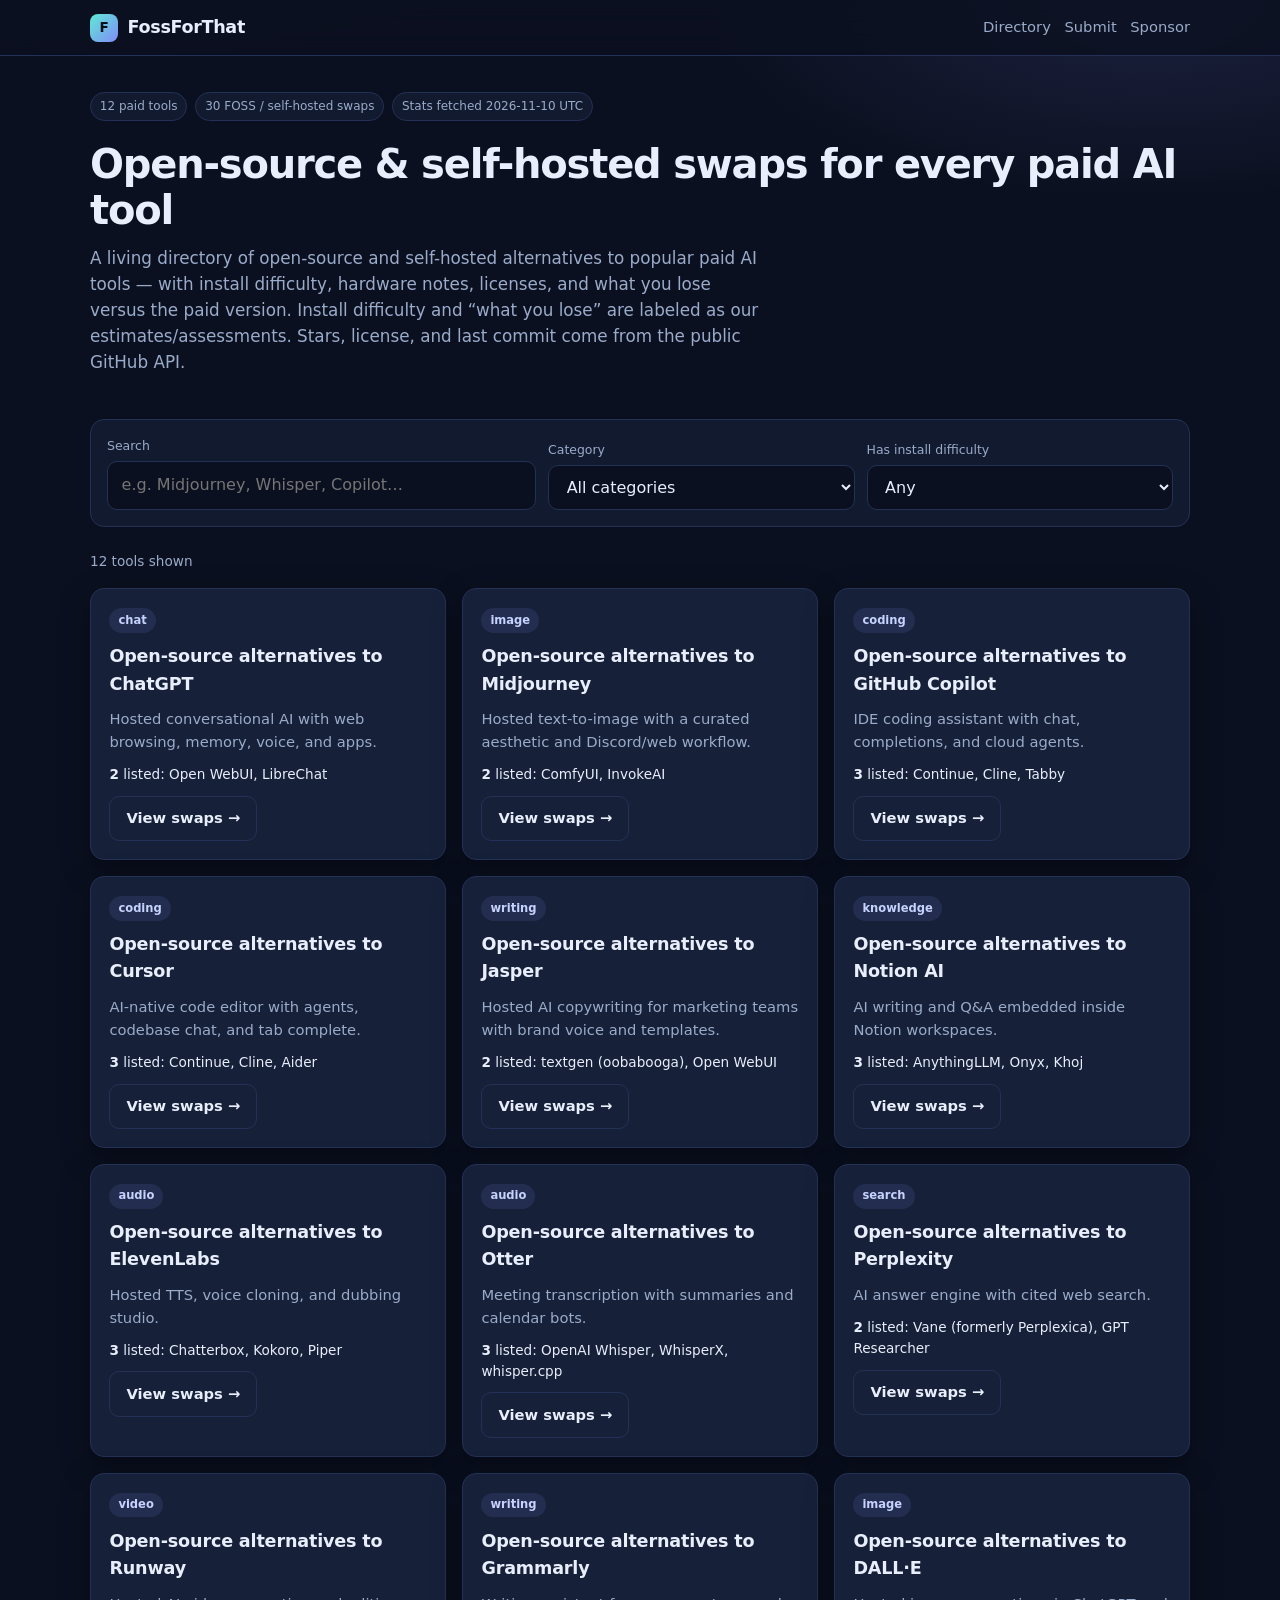
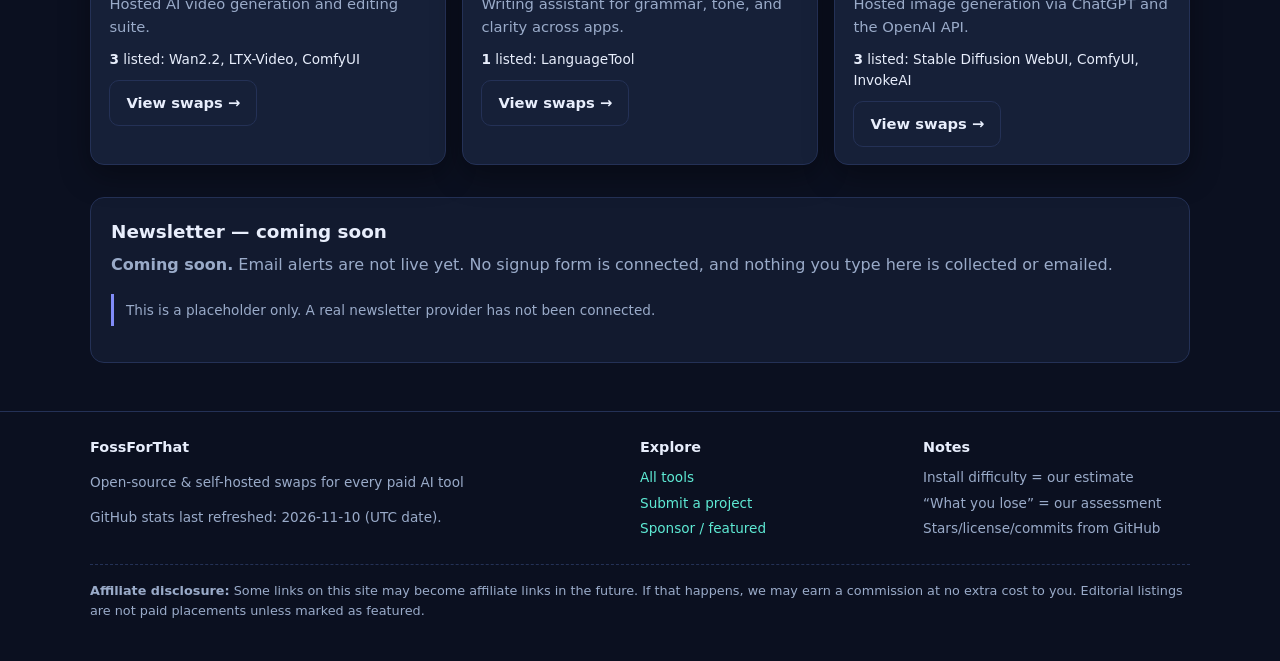
<file: index.html>
<!DOCTYPE html>
<html lang="en">
<head>
<meta charset="utf-8">
<meta name="viewport" content="width=device-width, initial-scale=1">

<title>FossForThat — Open-source &amp; self-hosted swaps for every paid AI tool</title>
<meta name="description" content="A living directory of open-source and self-hosted alternatives to popular paid AI tools — with install difficulty, hardware notes, licenses, and what you lose versus the paid version.">
<link rel="canonical" href="https://quser01.github.io/fossforthat/">
<meta property="og:title" content="FossForThat — Open-source &amp; self-hosted swaps for every paid AI tool">
<meta property="og:description" content="A living directory of open-source and self-hosted alternatives to popular paid AI tools — with install difficulty, hardware notes, licenses, and what you lose versus the paid version.">
<meta property="og:type" content="website">
<meta property="og:url" content="https://quser01.github.io/fossforthat/">
<meta property="og:site_name" content="FossForThat">
<meta name="twitter:card" content="summary">
<meta name="twitter:title" content="FossForThat — Open-source &amp; self-hosted swaps for every paid AI tool">
<meta name="twitter:description" content="A living directory of open-source and self-hosted alternatives to popular paid AI tools — with install difficulty, hardware notes, licenses, and what you lose versus the paid version.">
<link rel="stylesheet" href="css/styles.css">

</head>
<body>
<a class="skip" href="#main">Skip to content</a>
<header class="site-header">
  <div class="container header-inner">
    <a class="logo" href="index.html"><span class="logo-mark">F</span> FossForThat</a>
    <nav class="nav" aria-label="Primary">
      <a href="index.html" aria-current="page">Directory</a>
      <a href="submit.html">Submit</a>
      <a href="sponsor.html">Sponsor</a>
    </nav>
  </div>
</header>

<main id="main" class="container">
  <section class="hero">
    <div class="badge-row">
      <span class="badge">12 paid tools</span>
      <span class="badge">30 FOSS / self-hosted swaps</span>
      <span class="badge">Stats fetched 2026-11-10 UTC</span>
    </div>
    <h1>Open-source &amp; self-hosted swaps for every paid AI tool</h1>
    <p class="lead">A living directory of open-source and self-hosted alternatives to popular paid AI tools — with install difficulty, hardware notes, licenses, and what you lose versus the paid version. Install difficulty and “what you lose” are labeled as our estimates/assessments. Stars, license, and last commit come from the public GitHub API.</p>
  </section>

  <section class="controls" aria-label="Filter directory">
    <div>
      <label for="search">Search</label>
      <input id="search" type="search" placeholder="e.g. Midjourney, Whisper, Copilot…" autocomplete="off">
    </div>
    <div>
      <label for="category">Category</label>
      <select id="category">
        <option value="">All categories</option>
        <option value="audio">audio</option><option value="chat">chat</option><option value="coding">coding</option><option value="image">image</option><option value="knowledge">knowledge</option><option value="search">search</option><option value="video">video</option><option value="writing">writing</option>
      </select>
    </div>
    <div>
      <label for="difficulty">Has install difficulty</label>
      <select id="difficulty">
        <option value="">Any</option>
        <option value="easy">easy</option>
        <option value="medium">medium</option>
        <option value="hard">hard</option>
      </select>
    </div>
  </section>
  <p class="meta-line"><span id="result-count">12 tools</span> shown</p>

  <section class="grid" id="tool-grid" aria-label="Paid tools">
    
<article class="card" data-tool-card
  data-category="chat"
  data-difficulties="easy,medium"
  data-search="ChatGPT OpenAI Hosted conversational AI with web browsing, memory, voice, and apps. Open WebUI, LibreChat chat open-webui/open-webui LibreChat-AI/LibreChat">
  <div><span class="pill cat">chat</span></div>
  <h2><a href="tools/chatgpt.html">Open-source alternatives to ChatGPT</a></h2>
  <p>Hosted conversational AI with web browsing, memory, voice, and apps.</p>
  <p class="alts"><strong>2</strong> listed: Open WebUI, LibreChat</p>
  <p><a class="btn secondary" href="tools/chatgpt.html">View swaps →</a></p>
</article>
<article class="card" data-tool-card
  data-category="image"
  data-difficulties="hard,medium"
  data-search="Midjourney Midjourney Hosted text-to-image with a curated aesthetic and Discord/web workflow. ComfyUI, InvokeAI image Comfy-Org/ComfyUI invoke-ai/InvokeAI">
  <div><span class="pill cat">image</span></div>
  <h2><a href="tools/midjourney.html">Open-source alternatives to Midjourney</a></h2>
  <p>Hosted text-to-image with a curated aesthetic and Discord/web workflow.</p>
  <p class="alts"><strong>2</strong> listed: ComfyUI, InvokeAI</p>
  <p><a class="btn secondary" href="tools/midjourney.html">View swaps →</a></p>
</article>
<article class="card" data-tool-card
  data-category="coding"
  data-difficulties="easy,medium"
  data-search="GitHub Copilot GitHub / Microsoft IDE coding assistant with chat, completions, and cloud agents. Continue, Cline, Tabby coding continuedev/continue cline/cline TabbyML/tabby">
  <div><span class="pill cat">coding</span></div>
  <h2><a href="tools/github-copilot.html">Open-source alternatives to GitHub Copilot</a></h2>
  <p>IDE coding assistant with chat, completions, and cloud agents.</p>
  <p class="alts"><strong>3</strong> listed: Continue, Cline, Tabby</p>
  <p><a class="btn secondary" href="tools/github-copilot.html">View swaps →</a></p>
</article>
<article class="card" data-tool-card
  data-category="coding"
  data-difficulties="easy,medium"
  data-search="Cursor Anysphere AI-native code editor with agents, codebase chat, and tab complete. Continue, Cline, Aider coding continuedev/continue cline/cline Aider-AI/aider">
  <div><span class="pill cat">coding</span></div>
  <h2><a href="tools/cursor.html">Open-source alternatives to Cursor</a></h2>
  <p>AI-native code editor with agents, codebase chat, and tab complete.</p>
  <p class="alts"><strong>3</strong> listed: Continue, Cline, Aider</p>
  <p><a class="btn secondary" href="tools/cursor.html">View swaps →</a></p>
</article>
<article class="card" data-tool-card
  data-category="writing"
  data-difficulties="easy,medium"
  data-search="Jasper Jasper Hosted AI copywriting for marketing teams with brand voice and templates. textgen (oobabooga), Open WebUI writing oobabooga/textgen open-webui/open-webui">
  <div><span class="pill cat">writing</span></div>
  <h2><a href="tools/jasper.html">Open-source alternatives to Jasper</a></h2>
  <p>Hosted AI copywriting for marketing teams with brand voice and templates.</p>
  <p class="alts"><strong>2</strong> listed: textgen (oobabooga), Open WebUI</p>
  <p><a class="btn secondary" href="tools/jasper.html">View swaps →</a></p>
</article>
<article class="card" data-tool-card
  data-category="knowledge"
  data-difficulties="easy,hard,medium"
  data-search="Notion AI Notion AI writing and Q&amp;A embedded inside Notion workspaces. AnythingLLM, Onyx, Khoj knowledge Mintplex-Labs/anything-llm onyx-dot-app/onyx khoj-ai/khoj">
  <div><span class="pill cat">knowledge</span></div>
  <h2><a href="tools/notion-ai.html">Open-source alternatives to Notion AI</a></h2>
  <p>AI writing and Q&amp;A embedded inside Notion workspaces.</p>
  <p class="alts"><strong>3</strong> listed: AnythingLLM, Onyx, Khoj</p>
  <p><a class="btn secondary" href="tools/notion-ai.html">View swaps →</a></p>
</article>
<article class="card" data-tool-card
  data-category="audio"
  data-difficulties="easy,medium"
  data-search="ElevenLabs ElevenLabs Hosted TTS, voice cloning, and dubbing studio. Chatterbox, Kokoro, Piper audio resemble-ai/chatterbox hexgrad/kokoro OHF-Voice/piper1-gpl">
  <div><span class="pill cat">audio</span></div>
  <h2><a href="tools/elevenlabs.html">Open-source alternatives to ElevenLabs</a></h2>
  <p>Hosted TTS, voice cloning, and dubbing studio.</p>
  <p class="alts"><strong>3</strong> listed: Chatterbox, Kokoro, Piper</p>
  <p><a class="btn secondary" href="tools/elevenlabs.html">View swaps →</a></p>
</article>
<article class="card" data-tool-card
  data-category="audio"
  data-difficulties="medium"
  data-search="Otter Otter.ai Meeting transcription with summaries and calendar bots. OpenAI Whisper, WhisperX, whisper.cpp audio openai/whisper m-bain/whisperX ggml-org/whisper.cpp">
  <div><span class="pill cat">audio</span></div>
  <h2><a href="tools/otter.html">Open-source alternatives to Otter</a></h2>
  <p>Meeting transcription with summaries and calendar bots.</p>
  <p class="alts"><strong>3</strong> listed: OpenAI Whisper, WhisperX, whisper.cpp</p>
  <p><a class="btn secondary" href="tools/otter.html">View swaps →</a></p>
</article>
<article class="card" data-tool-card
  data-category="search"
  data-difficulties="medium"
  data-search="Perplexity Perplexity AI answer engine with cited web search. Vane (formerly Perplexica), GPT Researcher search ItzCrazyKns/Vane assafelovic/gpt-researcher">
  <div><span class="pill cat">search</span></div>
  <h2><a href="tools/perplexity.html">Open-source alternatives to Perplexity</a></h2>
  <p>AI answer engine with cited web search.</p>
  <p class="alts"><strong>2</strong> listed: Vane (formerly Perplexica), GPT Researcher</p>
  <p><a class="btn secondary" href="tools/perplexity.html">View swaps →</a></p>
</article>
<article class="card" data-tool-card
  data-category="video"
  data-difficulties="hard"
  data-search="Runway Runway Hosted AI video generation and editing suite. Wan2.2, LTX-Video, ComfyUI video Wan-Video/Wan2.2 Lightricks/LTX-Video Comfy-Org/ComfyUI">
  <div><span class="pill cat">video</span></div>
  <h2><a href="tools/runway.html">Open-source alternatives to Runway</a></h2>
  <p>Hosted AI video generation and editing suite.</p>
  <p class="alts"><strong>3</strong> listed: Wan2.2, LTX-Video, ComfyUI</p>
  <p><a class="btn secondary" href="tools/runway.html">View swaps →</a></p>
</article>
<article class="card" data-tool-card
  data-category="writing"
  data-difficulties="medium"
  data-search="Grammarly Grammarly Writing assistant for grammar, tone, and clarity across apps. LanguageTool writing languagetool-org/languagetool">
  <div><span class="pill cat">writing</span></div>
  <h2><a href="tools/grammarly.html">Open-source alternatives to Grammarly</a></h2>
  <p>Writing assistant for grammar, tone, and clarity across apps.</p>
  <p class="alts"><strong>1</strong> listed: LanguageTool</p>
  <p><a class="btn secondary" href="tools/grammarly.html">View swaps →</a></p>
</article>
<article class="card" data-tool-card
  data-category="image"
  data-difficulties="hard,medium"
  data-search="DALL·E OpenAI Hosted image generation via ChatGPT and the OpenAI API. Stable Diffusion WebUI, ComfyUI, InvokeAI image AUTOMATIC1111/stable-diffusion-webui Comfy-Org/ComfyUI invoke-ai/InvokeAI">
  <div><span class="pill cat">image</span></div>
  <h2><a href="tools/dall-e.html">Open-source alternatives to DALL·E</a></h2>
  <p>Hosted image generation via ChatGPT and the OpenAI API.</p>
  <p class="alts"><strong>3</strong> listed: Stable Diffusion WebUI, ComfyUI, InvokeAI</p>
  <p><a class="btn secondary" href="tools/dall-e.html">View swaps →</a></p>
</article>
  </section>
  <p id="empty-state" class="empty" hidden>No tools match those filters.</p>

  
<section class="panel" id="newsletter" aria-labelledby="newsletter-heading">
  <h2 id="newsletter-heading">Newsletter — coming soon</h2>
  <p><strong>Coming soon.</strong> Email alerts are not live yet. No signup form is connected, and nothing you type here is collected or emailed.</p>
  <p class="note" role="status">This is a placeholder only. A real newsletter provider has not been connected.</p>
</section>

</main>

<footer class="site-footer">
  <div class="container footer-grid">
    <div>
      <h3>FossForThat</h3>
      <p>Open-source &amp; self-hosted swaps for every paid AI tool</p>
      <p>GitHub stats last refreshed: <time datetime="2026-11-10T06:53:48.136Z">2026-11-10</time> (UTC date).</p>
    </div>
    <div>
      <h3>Explore</h3>
      <ul>
        <li><a href="index.html">All tools</a></li>
        <li><a href="submit.html">Submit a project</a></li>
        <li><a href="sponsor.html">Sponsor / featured</a></li>
      </ul>
    </div>
    <div>
      <h3>Notes</h3>
      <ul>
        <li>Install difficulty = our estimate</li>
        <li>“What you lose” = our assessment</li>
        <li>Stars/license/commits from GitHub</li>
      </ul>
    </div>
  </div>
  <div class="container disclosure">
    <strong>Affiliate disclosure:</strong> Some links on this site may become affiliate links in the future.
    If that happens, we may earn a commission at no extra cost to you. Editorial listings are not paid placements unless marked as featured.
  </div>
</footer>

<script src="js/app.js"></script>
</body>
</html>
</file>
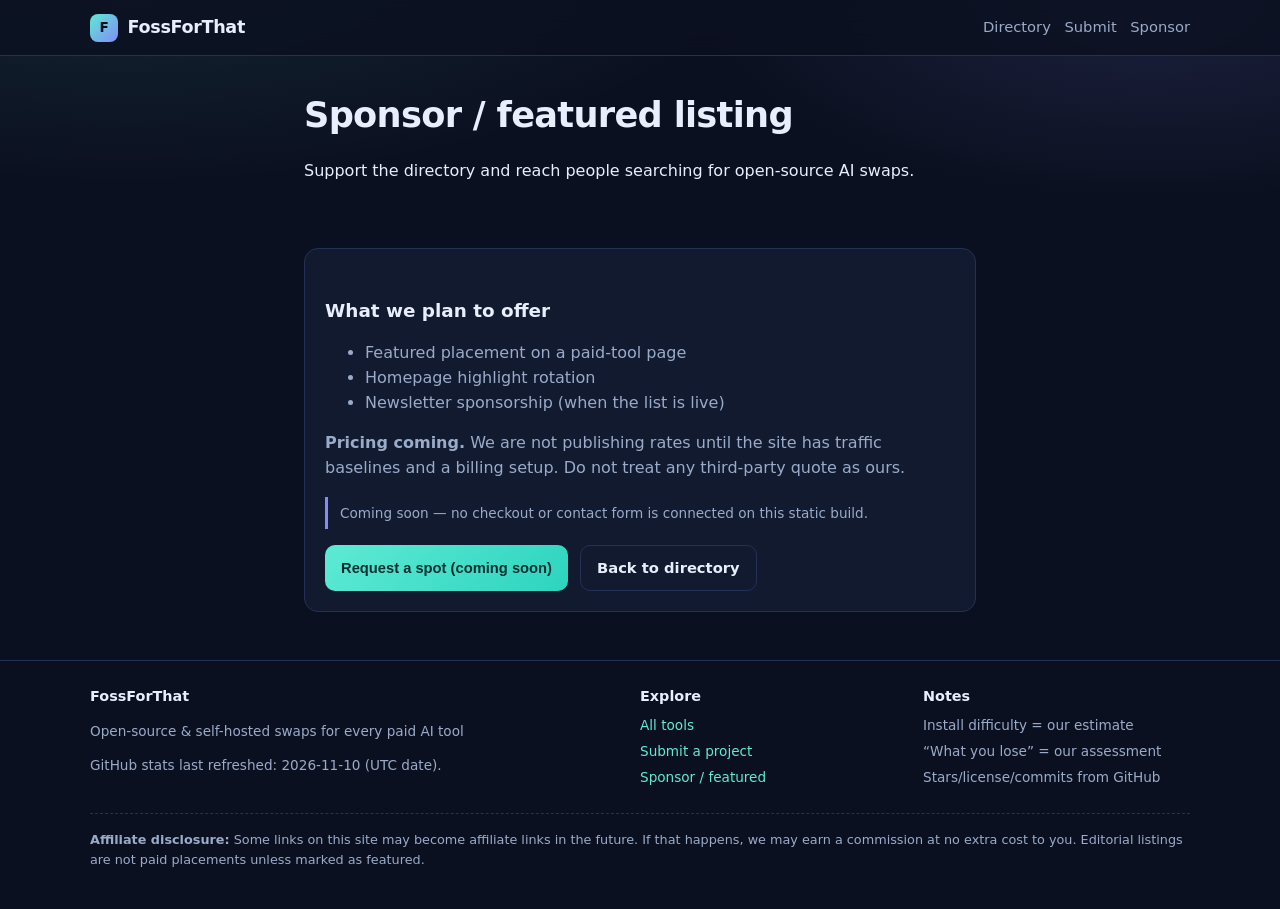
<file: sponsor.html>
<!DOCTYPE html>
<html lang="en">
<head>
<meta charset="utf-8">
<meta name="viewport" content="width=device-width, initial-scale=1">

<title>Sponsor / featured listing | FossForThat</title>
<meta name="description" content="Featured listing and sponsorship options for FossForThat. Pricing coming.">
<link rel="canonical" href="https://quser01.github.io/fossforthat/sponsor.html">
<meta property="og:title" content="Sponsor / featured listing | FossForThat">
<meta property="og:description" content="Featured listing and sponsorship options for FossForThat. Pricing coming.">
<meta property="og:type" content="website">
<meta property="og:url" content="https://quser01.github.io/fossforthat/sponsor.html">
<meta property="og:site_name" content="FossForThat">
<meta name="twitter:card" content="summary">
<meta name="twitter:title" content="Sponsor / featured listing | FossForThat">
<meta name="twitter:description" content="Featured listing and sponsorship options for FossForThat. Pricing coming.">
<link rel="stylesheet" href="css/styles.css">

</head>
<body>
<a class="skip" href="#main">Skip to content</a>
<header class="site-header">
  <div class="container header-inner">
    <a class="logo" href="index.html"><span class="logo-mark">F</span> FossForThat</a>
    <nav class="nav" aria-label="Primary">
      <a href="index.html">Directory</a>
      <a href="submit.html">Submit</a>
      <a href="sponsor.html" aria-current="page">Sponsor</a>
    </nav>
  </div>
</header>

<main id="main" class="container prose">
  <section class="page-hero">
    <h1>Sponsor / featured listing</h1>
    <p>Support the directory and reach people searching for open-source AI swaps.</p>
  </section>
  <section class="panel">
    <h2>What we plan to offer</h2>
    <ul>
      <li>Featured placement on a paid-tool page</li>
      <li>Homepage highlight rotation</li>
      <li>Newsletter sponsorship (when the list is live)</li>
    </ul>
    <p><strong>Pricing coming.</strong> We are not publishing rates until the site has traffic baselines and a billing setup. Do not treat any third-party quote as ours.</p>
    <p class="note" role="status">Coming soon — no checkout or contact form is connected on this static build.</p>
    <div class="form-actions">
      <button class="btn" type="button" disabled title="Coming soon">Request a spot (coming soon)</button>
      <a class="btn secondary" href="index.html">Back to directory</a>
    </div>
  </section>
</main>

<footer class="site-footer">
  <div class="container footer-grid">
    <div>
      <h3>FossForThat</h3>
      <p>Open-source &amp; self-hosted swaps for every paid AI tool</p>
      <p>GitHub stats last refreshed: <time datetime="2026-11-10T06:53:48.136Z">2026-11-10</time> (UTC date).</p>
    </div>
    <div>
      <h3>Explore</h3>
      <ul>
        <li><a href="index.html">All tools</a></li>
        <li><a href="submit.html">Submit a project</a></li>
        <li><a href="sponsor.html">Sponsor / featured</a></li>
      </ul>
    </div>
    <div>
      <h3>Notes</h3>
      <ul>
        <li>Install difficulty = our estimate</li>
        <li>“What you lose” = our assessment</li>
        <li>Stars/license/commits from GitHub</li>
      </ul>
    </div>
  </div>
  <div class="container disclosure">
    <strong>Affiliate disclosure:</strong> Some links on this site may become affiliate links in the future.
    If that happens, we may earn a commission at no extra cost to you. Editorial listings are not paid placements unless marked as featured.
  </div>
</footer>

</body>
</html>
</file>
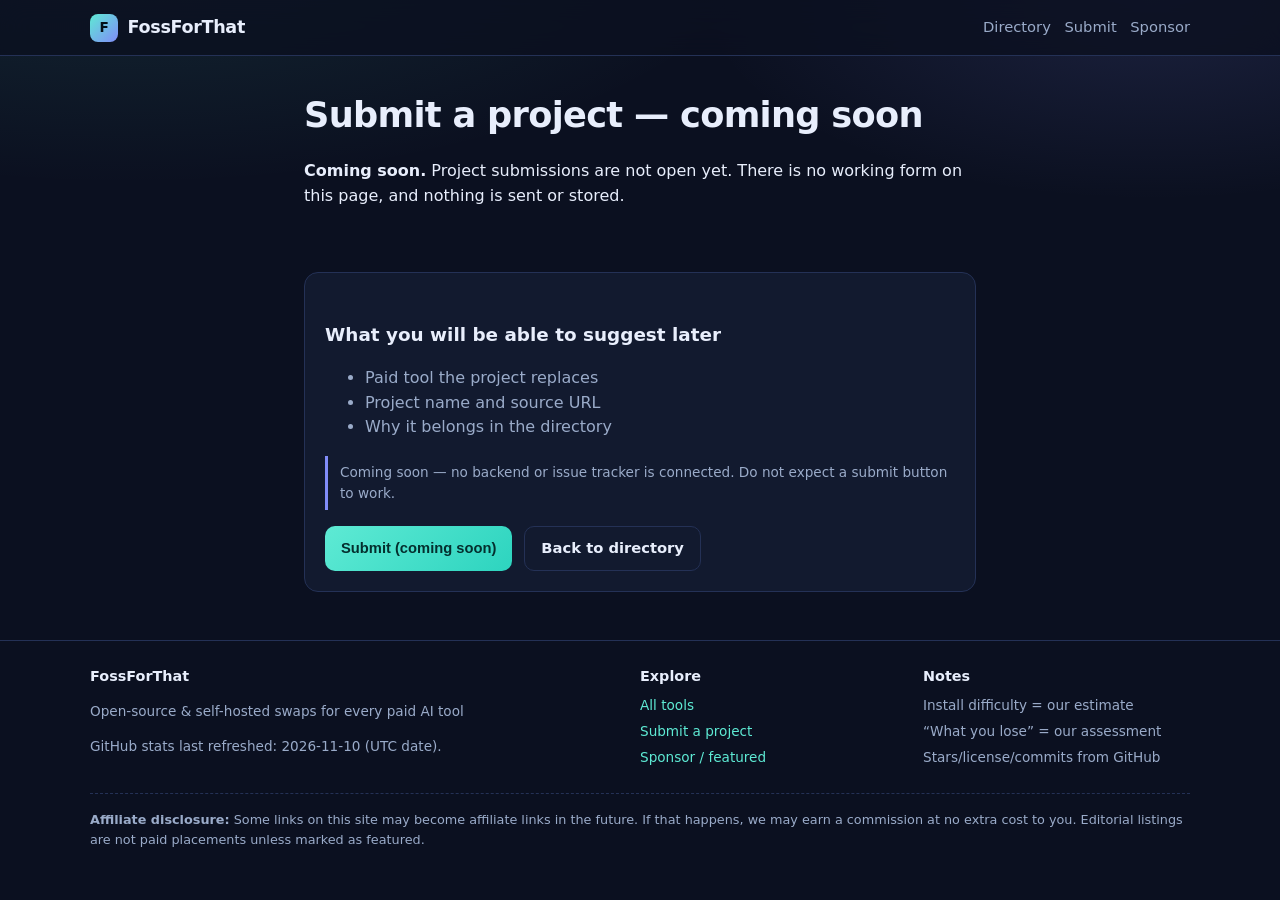
<file: submit.html>
<!DOCTYPE html>
<html lang="en">
<head>
<meta charset="utf-8">
<meta name="viewport" content="width=device-width, initial-scale=1">

<title>Submit a project | FossForThat</title>
<meta name="description" content="Suggest an open-source or self-hosted alternative for the FossForThat directory.">
<link rel="canonical" href="https://quser01.github.io/fossforthat/submit.html">
<meta property="og:title" content="Submit a project | FossForThat">
<meta property="og:description" content="Suggest an open-source or self-hosted alternative for the FossForThat directory.">
<meta property="og:type" content="website">
<meta property="og:url" content="https://quser01.github.io/fossforthat/submit.html">
<meta property="og:site_name" content="FossForThat">
<meta name="twitter:card" content="summary">
<meta name="twitter:title" content="Submit a project | FossForThat">
<meta name="twitter:description" content="Suggest an open-source or self-hosted alternative for the FossForThat directory.">
<link rel="stylesheet" href="css/styles.css">

</head>
<body>
<a class="skip" href="#main">Skip to content</a>
<header class="site-header">
  <div class="container header-inner">
    <a class="logo" href="index.html"><span class="logo-mark">F</span> FossForThat</a>
    <nav class="nav" aria-label="Primary">
      <a href="index.html">Directory</a>
      <a href="submit.html" aria-current="page">Submit</a>
      <a href="sponsor.html">Sponsor</a>
    </nav>
  </div>
</header>

<main id="main" class="container prose">
  <section class="page-hero">
    <h1>Submit a project — coming soon</h1>
    <p><strong>Coming soon.</strong> Project submissions are not open yet. There is no working form on this page, and nothing is sent or stored.</p>
  </section>
  <section class="panel">
    <h2>What you will be able to suggest later</h2>
    <ul>
      <li>Paid tool the project replaces</li>
      <li>Project name and source URL</li>
      <li>Why it belongs in the directory</li>
    </ul>
    <p class="note" role="status">Coming soon — no backend or issue tracker is connected. Do not expect a submit button to work.</p>
    <div class="form-actions">
      <button class="btn" type="button" disabled title="Coming soon">Submit (coming soon)</button>
      <a class="btn secondary" href="index.html">Back to directory</a>
    </div>
  </section>
</main>

<footer class="site-footer">
  <div class="container footer-grid">
    <div>
      <h3>FossForThat</h3>
      <p>Open-source &amp; self-hosted swaps for every paid AI tool</p>
      <p>GitHub stats last refreshed: <time datetime="2026-11-10T06:53:48.136Z">2026-11-10</time> (UTC date).</p>
    </div>
    <div>
      <h3>Explore</h3>
      <ul>
        <li><a href="index.html">All tools</a></li>
        <li><a href="submit.html">Submit a project</a></li>
        <li><a href="sponsor.html">Sponsor / featured</a></li>
      </ul>
    </div>
    <div>
      <h3>Notes</h3>
      <ul>
        <li>Install difficulty = our estimate</li>
        <li>“What you lose” = our assessment</li>
        <li>Stars/license/commits from GitHub</li>
      </ul>
    </div>
  </div>
  <div class="container disclosure">
    <strong>Affiliate disclosure:</strong> Some links on this site may become affiliate links in the future.
    If that happens, we may earn a commission at no extra cost to you. Editorial listings are not paid placements unless marked as featured.
  </div>
</footer>

</body>
</html>
</file>
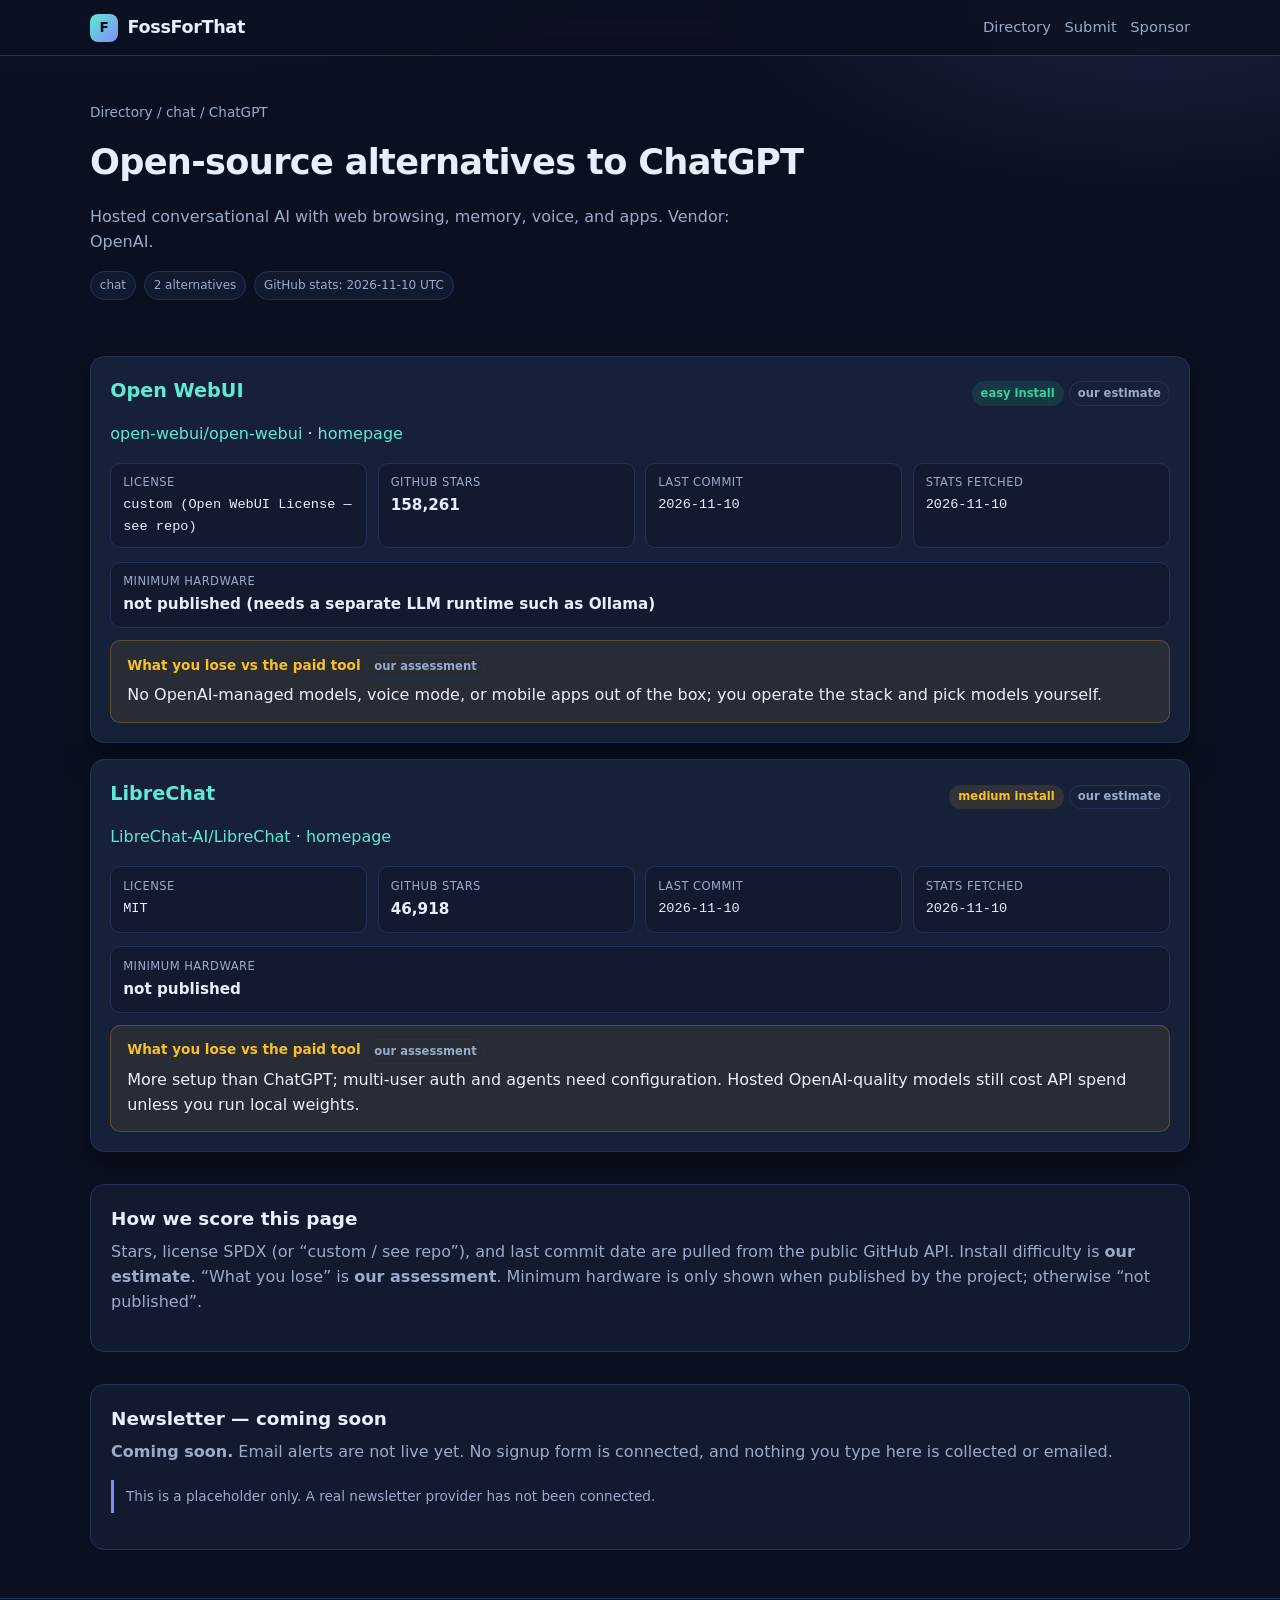
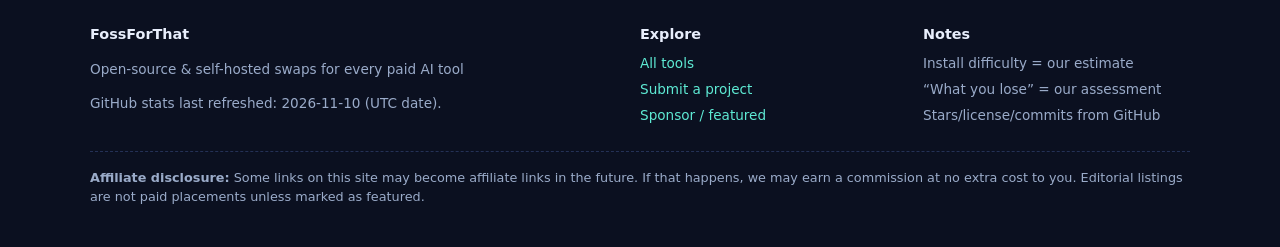
<file: tools/chatgpt.html>
<!DOCTYPE html>
<html lang="en">
<head>
<meta charset="utf-8">
<meta name="viewport" content="width=device-width, initial-scale=1">

<title>Open-source alternatives to ChatGPT | FossForThat</title>
<meta name="description" content="Self-hosted and open-source alternatives to ChatGPT: Open WebUI, LibreChat. Licenses, stars, install difficulty, and what you lose.">
<link rel="canonical" href="https://quser01.github.io/fossforthat/tools/chatgpt.html">
<meta property="og:title" content="Open-source alternatives to ChatGPT | FossForThat">
<meta property="og:description" content="Self-hosted and open-source alternatives to ChatGPT: Open WebUI, LibreChat. Licenses, stars, install difficulty, and what you lose.">
<meta property="og:type" content="article">
<meta property="og:url" content="https://quser01.github.io/fossforthat/tools/chatgpt.html">
<meta property="og:site_name" content="FossForThat">
<meta name="twitter:card" content="summary">
<meta name="twitter:title" content="Open-source alternatives to ChatGPT | FossForThat">
<meta name="twitter:description" content="Self-hosted and open-source alternatives to ChatGPT: Open WebUI, LibreChat. Licenses, stars, install difficulty, and what you lose.">
<link rel="stylesheet" href="../css/styles.css">

</head>
<body>
<a class="skip" href="#main">Skip to content</a>
<header class="site-header">
  <div class="container header-inner">
    <a class="logo" href="../index.html"><span class="logo-mark">F</span> FossForThat</a>
    <nav class="nav" aria-label="Primary">
      <a href="../index.html">Directory</a>
      <a href="../submit.html">Submit</a>
      <a href="../sponsor.html">Sponsor</a>
    </nav>
  </div>
</header>

<main id="main" class="container">
  <section class="page-hero">
    <p class="breadcrumb"><a href="../index.html">Directory</a> / chat / ChatGPT</p>
    <h1>Open-source alternatives to ChatGPT</h1>
    <p class="lead" style="color:var(--muted);max-width:42rem">Hosted conversational AI with web browsing, memory, voice, and apps. Vendor: OpenAI.</p>
    <div class="badge-row">
      <span class="badge">chat</span>
      <span class="badge">2 alternatives</span>
      <span class="badge">GitHub stats: 2026-11-10 UTC</span>
    </div>
  </section>

  <section class="alt-list" aria-label="Alternatives">
    
<article class="alt-card">
  <div class="alt-head">
    <h2><a href="https://github.com/open-webui/open-webui" rel="noopener noreferrer">Open WebUI</a></h2>
    <div>
      <span class="pill diff-easy">easy install</span>
      <span class="pill">our estimate</span>
    </div>
  </div>
  <p>
    <a href="https://github.com/open-webui/open-webui" rel="noopener noreferrer">open-webui/open-webui</a> · <a href="https://openwebui.com" rel="noopener noreferrer">homepage</a>
  </p>
  <div class="stats">
    <div class="stat"><div class="k">License</div><div class="v mono">custom (Open WebUI License — see repo)</div></div>
    <div class="stat"><div class="k">GitHub stars</div><div class="v">158,261</div></div>
    <div class="stat"><div class="k">Last commit</div><div class="v mono">2026-11-10</div></div>
    <div class="stat"><div class="k">Stats fetched</div><div class="v mono">2026-11-10</div></div>
  </div>
  <div class="stat" style="margin-bottom:.75rem">
    <div class="k">Minimum hardware</div>
    <div class="v">not published (needs a separate LLM runtime such as Ollama)</div>
  </div>
  <div class="lose">
    <strong>What you lose vs the paid tool <span class="pill">our assessment</span></strong>
    No OpenAI-managed models, voice mode, or mobile apps out of the box; you operate the stack and pick models yourself.
  </div>
  
</article>


<article class="alt-card">
  <div class="alt-head">
    <h2><a href="https://github.com/LibreChat-AI/LibreChat" rel="noopener noreferrer">LibreChat</a></h2>
    <div>
      <span class="pill diff-medium">medium install</span>
      <span class="pill">our estimate</span>
    </div>
  </div>
  <p>
    <a href="https://github.com/LibreChat-AI/LibreChat" rel="noopener noreferrer">LibreChat-AI/LibreChat</a> · <a href="https://librechat.ai/" rel="noopener noreferrer">homepage</a>
  </p>
  <div class="stats">
    <div class="stat"><div class="k">License</div><div class="v mono">MIT</div></div>
    <div class="stat"><div class="k">GitHub stars</div><div class="v">46,918</div></div>
    <div class="stat"><div class="k">Last commit</div><div class="v mono">2026-11-10</div></div>
    <div class="stat"><div class="k">Stats fetched</div><div class="v mono">2026-11-10</div></div>
  </div>
  <div class="stat" style="margin-bottom:.75rem">
    <div class="k">Minimum hardware</div>
    <div class="v">not published</div>
  </div>
  <div class="lose">
    <strong>What you lose vs the paid tool <span class="pill">our assessment</span></strong>
    More setup than ChatGPT; multi-user auth and agents need configuration. Hosted OpenAI-quality models still cost API spend unless you run local weights.
  </div>
  
</article>

  </section>

  <section class="panel">
    <h2>How we score this page</h2>
    <p>Stars, license SPDX (or “custom / see repo”), and last commit date are pulled from the public GitHub API. Install difficulty is <strong>our estimate</strong>. “What you lose” is <strong>our assessment</strong>. Minimum hardware is only shown when published by the project; otherwise “not published”.</p>
  </section>

  
<section class="panel" id="newsletter" aria-labelledby="newsletter-heading">
  <h2 id="newsletter-heading">Newsletter — coming soon</h2>
  <p><strong>Coming soon.</strong> Email alerts are not live yet. No signup form is connected, and nothing you type here is collected or emailed.</p>
  <p class="note" role="status">This is a placeholder only. A real newsletter provider has not been connected.</p>
</section>

</main>

<footer class="site-footer">
  <div class="container footer-grid">
    <div>
      <h3>FossForThat</h3>
      <p>Open-source &amp; self-hosted swaps for every paid AI tool</p>
      <p>GitHub stats last refreshed: <time datetime="2026-11-10T06:53:48.136Z">2026-11-10</time> (UTC date).</p>
    </div>
    <div>
      <h3>Explore</h3>
      <ul>
        <li><a href="../index.html">All tools</a></li>
        <li><a href="../submit.html">Submit a project</a></li>
        <li><a href="../sponsor.html">Sponsor / featured</a></li>
      </ul>
    </div>
    <div>
      <h3>Notes</h3>
      <ul>
        <li>Install difficulty = our estimate</li>
        <li>“What you lose” = our assessment</li>
        <li>Stars/license/commits from GitHub</li>
      </ul>
    </div>
  </div>
  <div class="container disclosure">
    <strong>Affiliate disclosure:</strong> Some links on this site may become affiliate links in the future.
    If that happens, we may earn a commission at no extra cost to you. Editorial listings are not paid placements unless marked as featured.
  </div>
</footer>

</body>
</html>
</file>
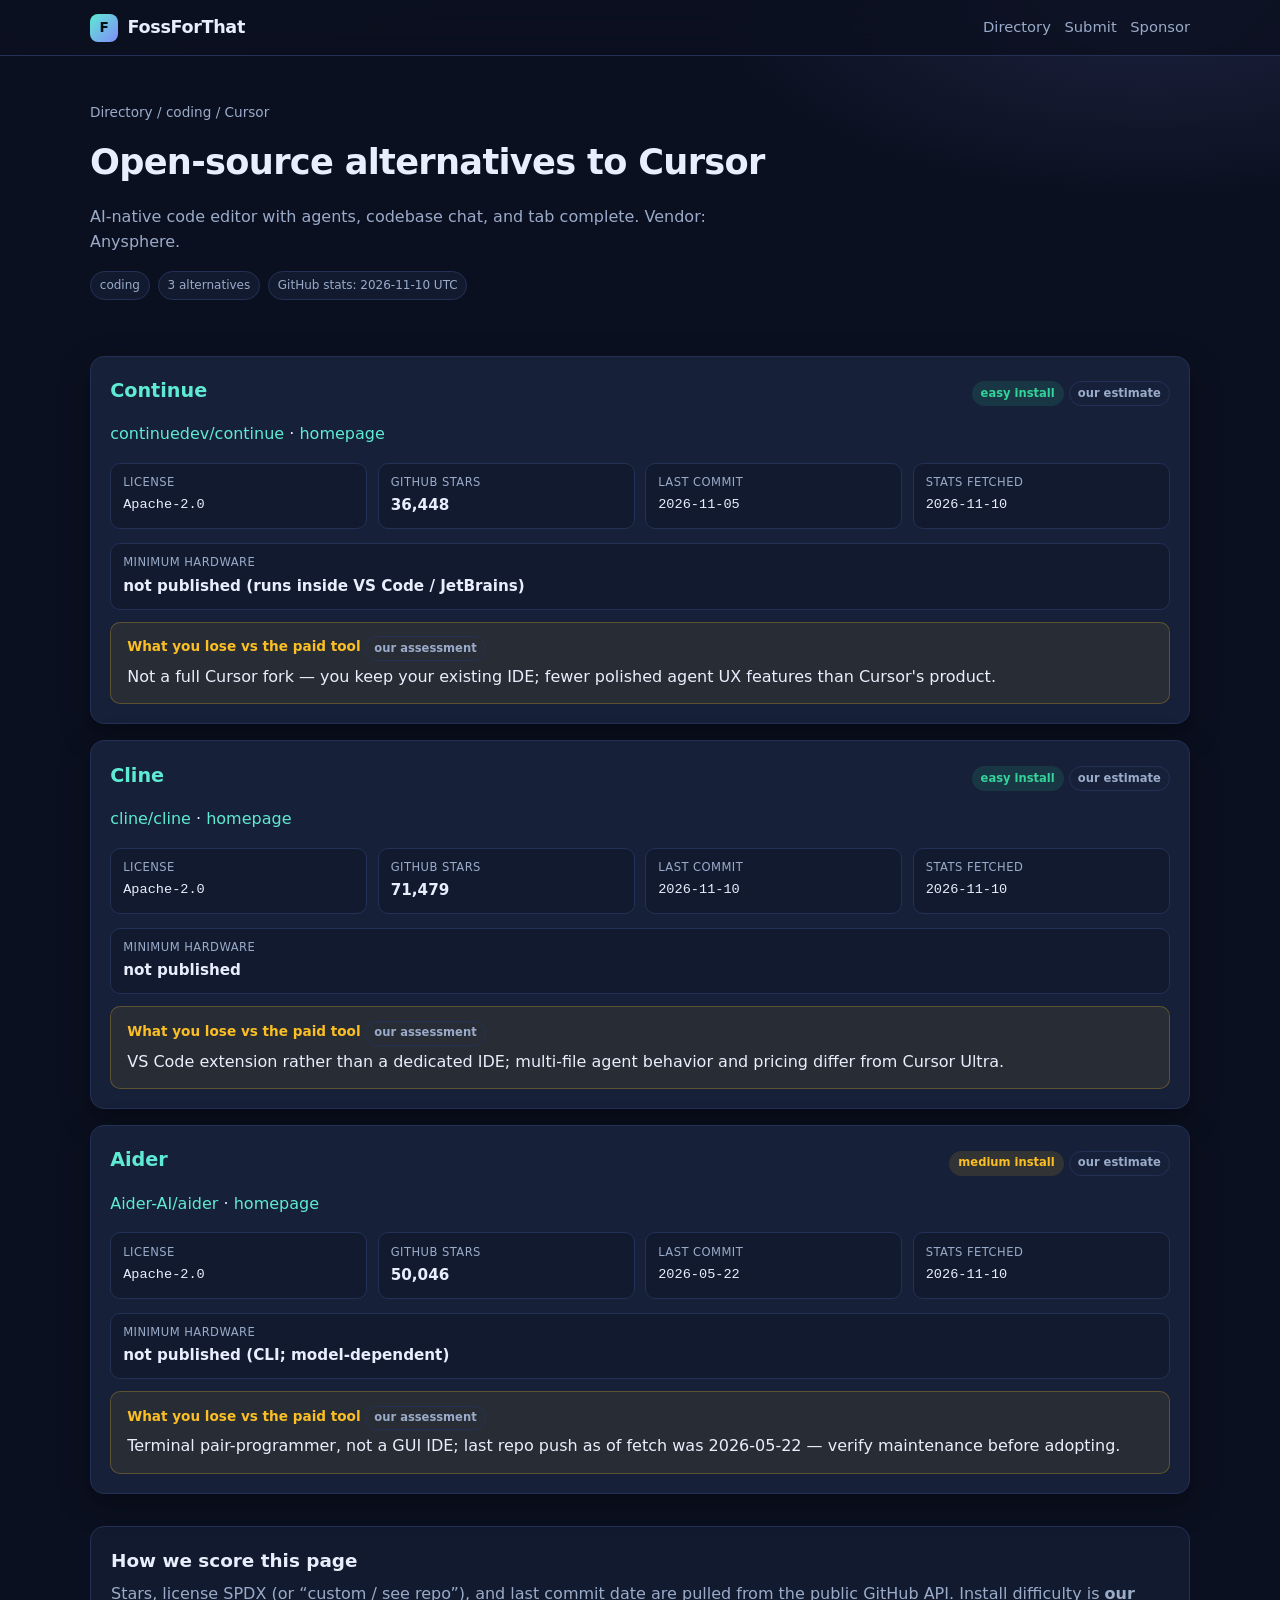
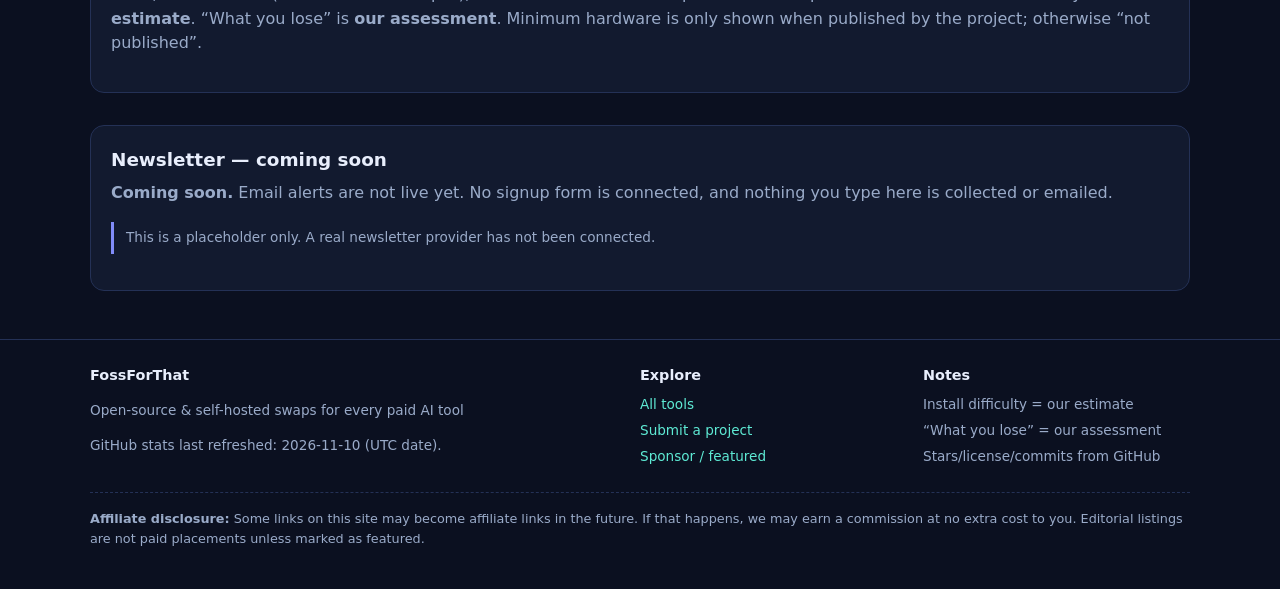
<file: tools/cursor.html>
<!DOCTYPE html>
<html lang="en">
<head>
<meta charset="utf-8">
<meta name="viewport" content="width=device-width, initial-scale=1">

<title>Open-source alternatives to Cursor | FossForThat</title>
<meta name="description" content="Self-hosted and open-source alternatives to Cursor: Continue, Cline, Aider. Licenses, stars, install difficulty, and what you lose.">
<link rel="canonical" href="https://quser01.github.io/fossforthat/tools/cursor.html">
<meta property="og:title" content="Open-source alternatives to Cursor | FossForThat">
<meta property="og:description" content="Self-hosted and open-source alternatives to Cursor: Continue, Cline, Aider. Licenses, stars, install difficulty, and what you lose.">
<meta property="og:type" content="article">
<meta property="og:url" content="https://quser01.github.io/fossforthat/tools/cursor.html">
<meta property="og:site_name" content="FossForThat">
<meta name="twitter:card" content="summary">
<meta name="twitter:title" content="Open-source alternatives to Cursor | FossForThat">
<meta name="twitter:description" content="Self-hosted and open-source alternatives to Cursor: Continue, Cline, Aider. Licenses, stars, install difficulty, and what you lose.">
<link rel="stylesheet" href="../css/styles.css">

</head>
<body>
<a class="skip" href="#main">Skip to content</a>
<header class="site-header">
  <div class="container header-inner">
    <a class="logo" href="../index.html"><span class="logo-mark">F</span> FossForThat</a>
    <nav class="nav" aria-label="Primary">
      <a href="../index.html">Directory</a>
      <a href="../submit.html">Submit</a>
      <a href="../sponsor.html">Sponsor</a>
    </nav>
  </div>
</header>

<main id="main" class="container">
  <section class="page-hero">
    <p class="breadcrumb"><a href="../index.html">Directory</a> / coding / Cursor</p>
    <h1>Open-source alternatives to Cursor</h1>
    <p class="lead" style="color:var(--muted);max-width:42rem">AI-native code editor with agents, codebase chat, and tab complete. Vendor: Anysphere.</p>
    <div class="badge-row">
      <span class="badge">coding</span>
      <span class="badge">3 alternatives</span>
      <span class="badge">GitHub stats: 2026-11-10 UTC</span>
    </div>
  </section>

  <section class="alt-list" aria-label="Alternatives">
    
<article class="alt-card">
  <div class="alt-head">
    <h2><a href="https://github.com/continuedev/continue" rel="noopener noreferrer">Continue</a></h2>
    <div>
      <span class="pill diff-easy">easy install</span>
      <span class="pill">our estimate</span>
    </div>
  </div>
  <p>
    <a href="https://github.com/continuedev/continue" rel="noopener noreferrer">continuedev/continue</a> · <a href="https://continue.dev" rel="noopener noreferrer">homepage</a>
  </p>
  <div class="stats">
    <div class="stat"><div class="k">License</div><div class="v mono">Apache-2.0</div></div>
    <div class="stat"><div class="k">GitHub stars</div><div class="v">36,448</div></div>
    <div class="stat"><div class="k">Last commit</div><div class="v mono">2026-11-05</div></div>
    <div class="stat"><div class="k">Stats fetched</div><div class="v mono">2026-11-10</div></div>
  </div>
  <div class="stat" style="margin-bottom:.75rem">
    <div class="k">Minimum hardware</div>
    <div class="v">not published (runs inside VS Code / JetBrains)</div>
  </div>
  <div class="lose">
    <strong>What you lose vs the paid tool <span class="pill">our assessment</span></strong>
    Not a full Cursor fork — you keep your existing IDE; fewer polished agent UX features than Cursor&#x27;s product.
  </div>
  
</article>


<article class="alt-card">
  <div class="alt-head">
    <h2><a href="https://github.com/cline/cline" rel="noopener noreferrer">Cline</a></h2>
    <div>
      <span class="pill diff-easy">easy install</span>
      <span class="pill">our estimate</span>
    </div>
  </div>
  <p>
    <a href="https://github.com/cline/cline" rel="noopener noreferrer">cline/cline</a> · <a href="https://cline.bot" rel="noopener noreferrer">homepage</a>
  </p>
  <div class="stats">
    <div class="stat"><div class="k">License</div><div class="v mono">Apache-2.0</div></div>
    <div class="stat"><div class="k">GitHub stars</div><div class="v">71,479</div></div>
    <div class="stat"><div class="k">Last commit</div><div class="v mono">2026-11-10</div></div>
    <div class="stat"><div class="k">Stats fetched</div><div class="v mono">2026-11-10</div></div>
  </div>
  <div class="stat" style="margin-bottom:.75rem">
    <div class="k">Minimum hardware</div>
    <div class="v">not published</div>
  </div>
  <div class="lose">
    <strong>What you lose vs the paid tool <span class="pill">our assessment</span></strong>
    VS Code extension rather than a dedicated IDE; multi-file agent behavior and pricing differ from Cursor Ultra.
  </div>
  
</article>


<article class="alt-card">
  <div class="alt-head">
    <h2><a href="https://github.com/Aider-AI/aider" rel="noopener noreferrer">Aider</a></h2>
    <div>
      <span class="pill diff-medium">medium install</span>
      <span class="pill">our estimate</span>
    </div>
  </div>
  <p>
    <a href="https://github.com/Aider-AI/aider" rel="noopener noreferrer">Aider-AI/aider</a> · <a href="https://aider.chat/" rel="noopener noreferrer">homepage</a>
  </p>
  <div class="stats">
    <div class="stat"><div class="k">License</div><div class="v mono">Apache-2.0</div></div>
    <div class="stat"><div class="k">GitHub stars</div><div class="v">50,046</div></div>
    <div class="stat"><div class="k">Last commit</div><div class="v mono">2026-05-22</div></div>
    <div class="stat"><div class="k">Stats fetched</div><div class="v mono">2026-11-10</div></div>
  </div>
  <div class="stat" style="margin-bottom:.75rem">
    <div class="k">Minimum hardware</div>
    <div class="v">not published (CLI; model-dependent)</div>
  </div>
  <div class="lose">
    <strong>What you lose vs the paid tool <span class="pill">our assessment</span></strong>
    Terminal pair-programmer, not a GUI IDE; last repo push as of fetch was 2026-05-22 — verify maintenance before adopting.
  </div>
  
</article>

  </section>

  <section class="panel">
    <h2>How we score this page</h2>
    <p>Stars, license SPDX (or “custom / see repo”), and last commit date are pulled from the public GitHub API. Install difficulty is <strong>our estimate</strong>. “What you lose” is <strong>our assessment</strong>. Minimum hardware is only shown when published by the project; otherwise “not published”.</p>
  </section>

  
<section class="panel" id="newsletter" aria-labelledby="newsletter-heading">
  <h2 id="newsletter-heading">Newsletter — coming soon</h2>
  <p><strong>Coming soon.</strong> Email alerts are not live yet. No signup form is connected, and nothing you type here is collected or emailed.</p>
  <p class="note" role="status">This is a placeholder only. A real newsletter provider has not been connected.</p>
</section>

</main>

<footer class="site-footer">
  <div class="container footer-grid">
    <div>
      <h3>FossForThat</h3>
      <p>Open-source &amp; self-hosted swaps for every paid AI tool</p>
      <p>GitHub stats last refreshed: <time datetime="2026-11-10T06:53:48.136Z">2026-11-10</time> (UTC date).</p>
    </div>
    <div>
      <h3>Explore</h3>
      <ul>
        <li><a href="../index.html">All tools</a></li>
        <li><a href="../submit.html">Submit a project</a></li>
        <li><a href="../sponsor.html">Sponsor / featured</a></li>
      </ul>
    </div>
    <div>
      <h3>Notes</h3>
      <ul>
        <li>Install difficulty = our estimate</li>
        <li>“What you lose” = our assessment</li>
        <li>Stars/license/commits from GitHub</li>
      </ul>
    </div>
  </div>
  <div class="container disclosure">
    <strong>Affiliate disclosure:</strong> Some links on this site may become affiliate links in the future.
    If that happens, we may earn a commission at no extra cost to you. Editorial listings are not paid placements unless marked as featured.
  </div>
</footer>

</body>
</html>
</file>
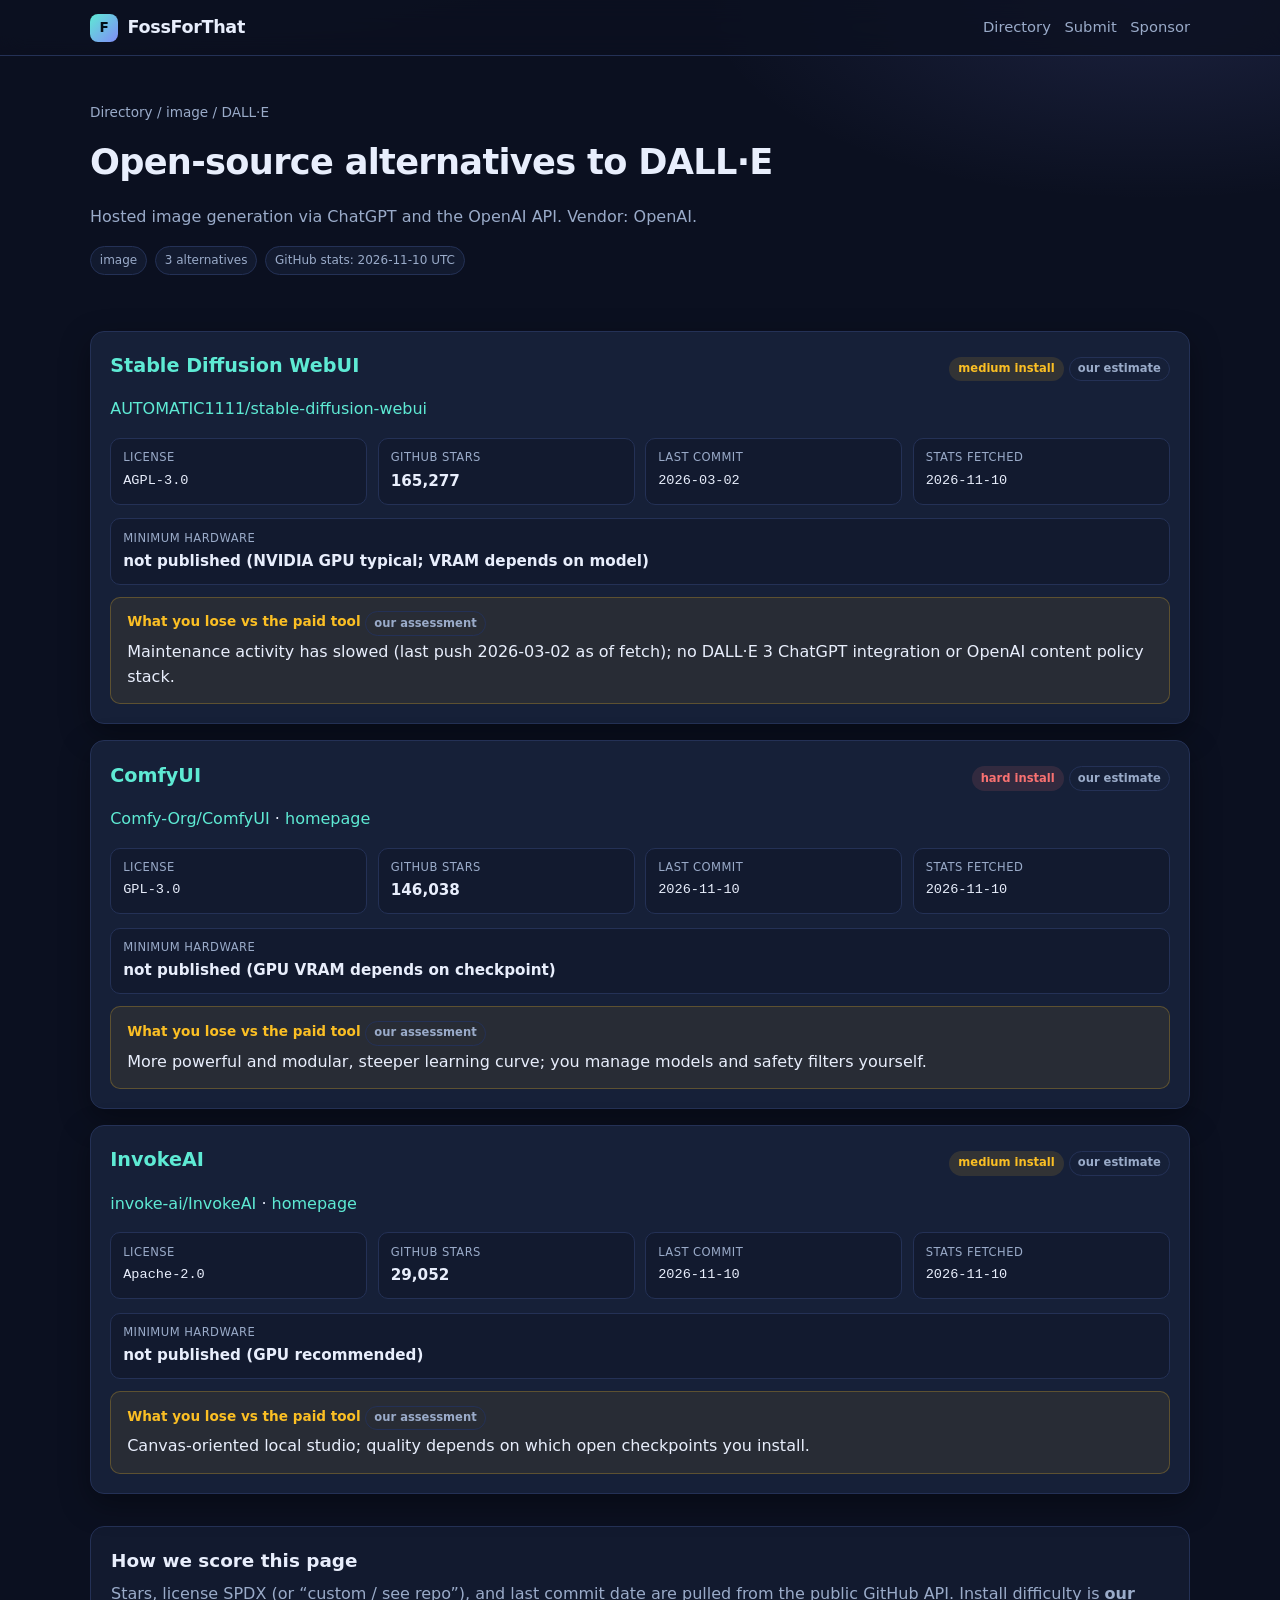
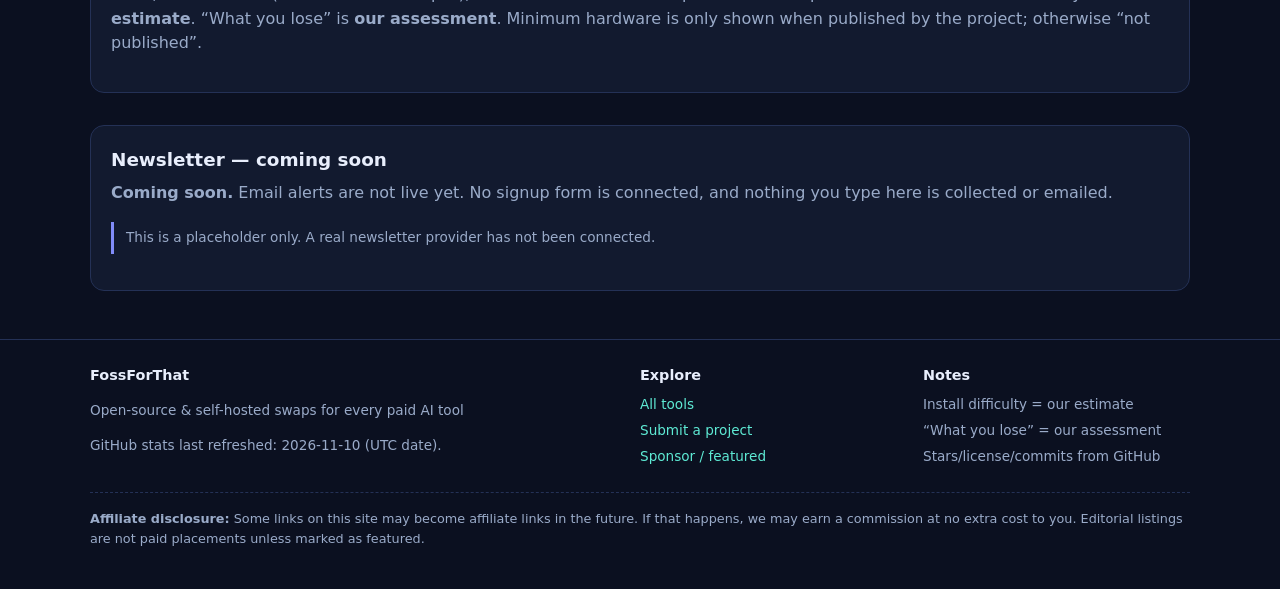
<file: tools/dall-e.html>
<!DOCTYPE html>
<html lang="en">
<head>
<meta charset="utf-8">
<meta name="viewport" content="width=device-width, initial-scale=1">

<title>Open-source alternatives to DALL·E | FossForThat</title>
<meta name="description" content="Self-hosted and open-source alternatives to DALL·E: Stable Diffusion WebUI, ComfyUI, InvokeAI. Licenses, stars, install difficulty, and what you lose.">
<link rel="canonical" href="https://quser01.github.io/fossforthat/tools/dall-e.html">
<meta property="og:title" content="Open-source alternatives to DALL·E | FossForThat">
<meta property="og:description" content="Self-hosted and open-source alternatives to DALL·E: Stable Diffusion WebUI, ComfyUI, InvokeAI. Licenses, stars, install difficulty, and what you lose.">
<meta property="og:type" content="article">
<meta property="og:url" content="https://quser01.github.io/fossforthat/tools/dall-e.html">
<meta property="og:site_name" content="FossForThat">
<meta name="twitter:card" content="summary">
<meta name="twitter:title" content="Open-source alternatives to DALL·E | FossForThat">
<meta name="twitter:description" content="Self-hosted and open-source alternatives to DALL·E: Stable Diffusion WebUI, ComfyUI, InvokeAI. Licenses, stars, install difficulty, and what you lose.">
<link rel="stylesheet" href="../css/styles.css">

</head>
<body>
<a class="skip" href="#main">Skip to content</a>
<header class="site-header">
  <div class="container header-inner">
    <a class="logo" href="../index.html"><span class="logo-mark">F</span> FossForThat</a>
    <nav class="nav" aria-label="Primary">
      <a href="../index.html">Directory</a>
      <a href="../submit.html">Submit</a>
      <a href="../sponsor.html">Sponsor</a>
    </nav>
  </div>
</header>

<main id="main" class="container">
  <section class="page-hero">
    <p class="breadcrumb"><a href="../index.html">Directory</a> / image / DALL·E</p>
    <h1>Open-source alternatives to DALL·E</h1>
    <p class="lead" style="color:var(--muted);max-width:42rem">Hosted image generation via ChatGPT and the OpenAI API. Vendor: OpenAI.</p>
    <div class="badge-row">
      <span class="badge">image</span>
      <span class="badge">3 alternatives</span>
      <span class="badge">GitHub stats: 2026-11-10 UTC</span>
    </div>
  </section>

  <section class="alt-list" aria-label="Alternatives">
    
<article class="alt-card">
  <div class="alt-head">
    <h2><a href="https://github.com/AUTOMATIC1111/stable-diffusion-webui" rel="noopener noreferrer">Stable Diffusion WebUI</a></h2>
    <div>
      <span class="pill diff-medium">medium install</span>
      <span class="pill">our estimate</span>
    </div>
  </div>
  <p>
    <a href="https://github.com/AUTOMATIC1111/stable-diffusion-webui" rel="noopener noreferrer">AUTOMATIC1111/stable-diffusion-webui</a>
  </p>
  <div class="stats">
    <div class="stat"><div class="k">License</div><div class="v mono">AGPL-3.0</div></div>
    <div class="stat"><div class="k">GitHub stars</div><div class="v">165,277</div></div>
    <div class="stat"><div class="k">Last commit</div><div class="v mono">2026-03-02</div></div>
    <div class="stat"><div class="k">Stats fetched</div><div class="v mono">2026-11-10</div></div>
  </div>
  <div class="stat" style="margin-bottom:.75rem">
    <div class="k">Minimum hardware</div>
    <div class="v">not published (NVIDIA GPU typical; VRAM depends on model)</div>
  </div>
  <div class="lose">
    <strong>What you lose vs the paid tool <span class="pill">our assessment</span></strong>
    Maintenance activity has slowed (last push 2026-03-02 as of fetch); no DALL·E 3 ChatGPT integration or OpenAI content policy stack.
  </div>
  
</article>


<article class="alt-card">
  <div class="alt-head">
    <h2><a href="https://github.com/Comfy-Org/ComfyUI" rel="noopener noreferrer">ComfyUI</a></h2>
    <div>
      <span class="pill diff-hard">hard install</span>
      <span class="pill">our estimate</span>
    </div>
  </div>
  <p>
    <a href="https://github.com/Comfy-Org/ComfyUI" rel="noopener noreferrer">Comfy-Org/ComfyUI</a> · <a href="https://www.comfy.org/" rel="noopener noreferrer">homepage</a>
  </p>
  <div class="stats">
    <div class="stat"><div class="k">License</div><div class="v mono">GPL-3.0</div></div>
    <div class="stat"><div class="k">GitHub stars</div><div class="v">146,038</div></div>
    <div class="stat"><div class="k">Last commit</div><div class="v mono">2026-11-10</div></div>
    <div class="stat"><div class="k">Stats fetched</div><div class="v mono">2026-11-10</div></div>
  </div>
  <div class="stat" style="margin-bottom:.75rem">
    <div class="k">Minimum hardware</div>
    <div class="v">not published (GPU VRAM depends on checkpoint)</div>
  </div>
  <div class="lose">
    <strong>What you lose vs the paid tool <span class="pill">our assessment</span></strong>
    More powerful and modular, steeper learning curve; you manage models and safety filters yourself.
  </div>
  
</article>


<article class="alt-card">
  <div class="alt-head">
    <h2><a href="https://github.com/invoke-ai/InvokeAI" rel="noopener noreferrer">InvokeAI</a></h2>
    <div>
      <span class="pill diff-medium">medium install</span>
      <span class="pill">our estimate</span>
    </div>
  </div>
  <p>
    <a href="https://github.com/invoke-ai/InvokeAI" rel="noopener noreferrer">invoke-ai/InvokeAI</a> · <a href="https://invoke.ai" rel="noopener noreferrer">homepage</a>
  </p>
  <div class="stats">
    <div class="stat"><div class="k">License</div><div class="v mono">Apache-2.0</div></div>
    <div class="stat"><div class="k">GitHub stars</div><div class="v">29,052</div></div>
    <div class="stat"><div class="k">Last commit</div><div class="v mono">2026-11-10</div></div>
    <div class="stat"><div class="k">Stats fetched</div><div class="v mono">2026-11-10</div></div>
  </div>
  <div class="stat" style="margin-bottom:.75rem">
    <div class="k">Minimum hardware</div>
    <div class="v">not published (GPU recommended)</div>
  </div>
  <div class="lose">
    <strong>What you lose vs the paid tool <span class="pill">our assessment</span></strong>
    Canvas-oriented local studio; quality depends on which open checkpoints you install.
  </div>
  
</article>

  </section>

  <section class="panel">
    <h2>How we score this page</h2>
    <p>Stars, license SPDX (or “custom / see repo”), and last commit date are pulled from the public GitHub API. Install difficulty is <strong>our estimate</strong>. “What you lose” is <strong>our assessment</strong>. Minimum hardware is only shown when published by the project; otherwise “not published”.</p>
  </section>

  
<section class="panel" id="newsletter" aria-labelledby="newsletter-heading">
  <h2 id="newsletter-heading">Newsletter — coming soon</h2>
  <p><strong>Coming soon.</strong> Email alerts are not live yet. No signup form is connected, and nothing you type here is collected or emailed.</p>
  <p class="note" role="status">This is a placeholder only. A real newsletter provider has not been connected.</p>
</section>

</main>

<footer class="site-footer">
  <div class="container footer-grid">
    <div>
      <h3>FossForThat</h3>
      <p>Open-source &amp; self-hosted swaps for every paid AI tool</p>
      <p>GitHub stats last refreshed: <time datetime="2026-11-10T06:53:48.136Z">2026-11-10</time> (UTC date).</p>
    </div>
    <div>
      <h3>Explore</h3>
      <ul>
        <li><a href="../index.html">All tools</a></li>
        <li><a href="../submit.html">Submit a project</a></li>
        <li><a href="../sponsor.html">Sponsor / featured</a></li>
      </ul>
    </div>
    <div>
      <h3>Notes</h3>
      <ul>
        <li>Install difficulty = our estimate</li>
        <li>“What you lose” = our assessment</li>
        <li>Stars/license/commits from GitHub</li>
      </ul>
    </div>
  </div>
  <div class="container disclosure">
    <strong>Affiliate disclosure:</strong> Some links on this site may become affiliate links in the future.
    If that happens, we may earn a commission at no extra cost to you. Editorial listings are not paid placements unless marked as featured.
  </div>
</footer>

</body>
</html>
</file>
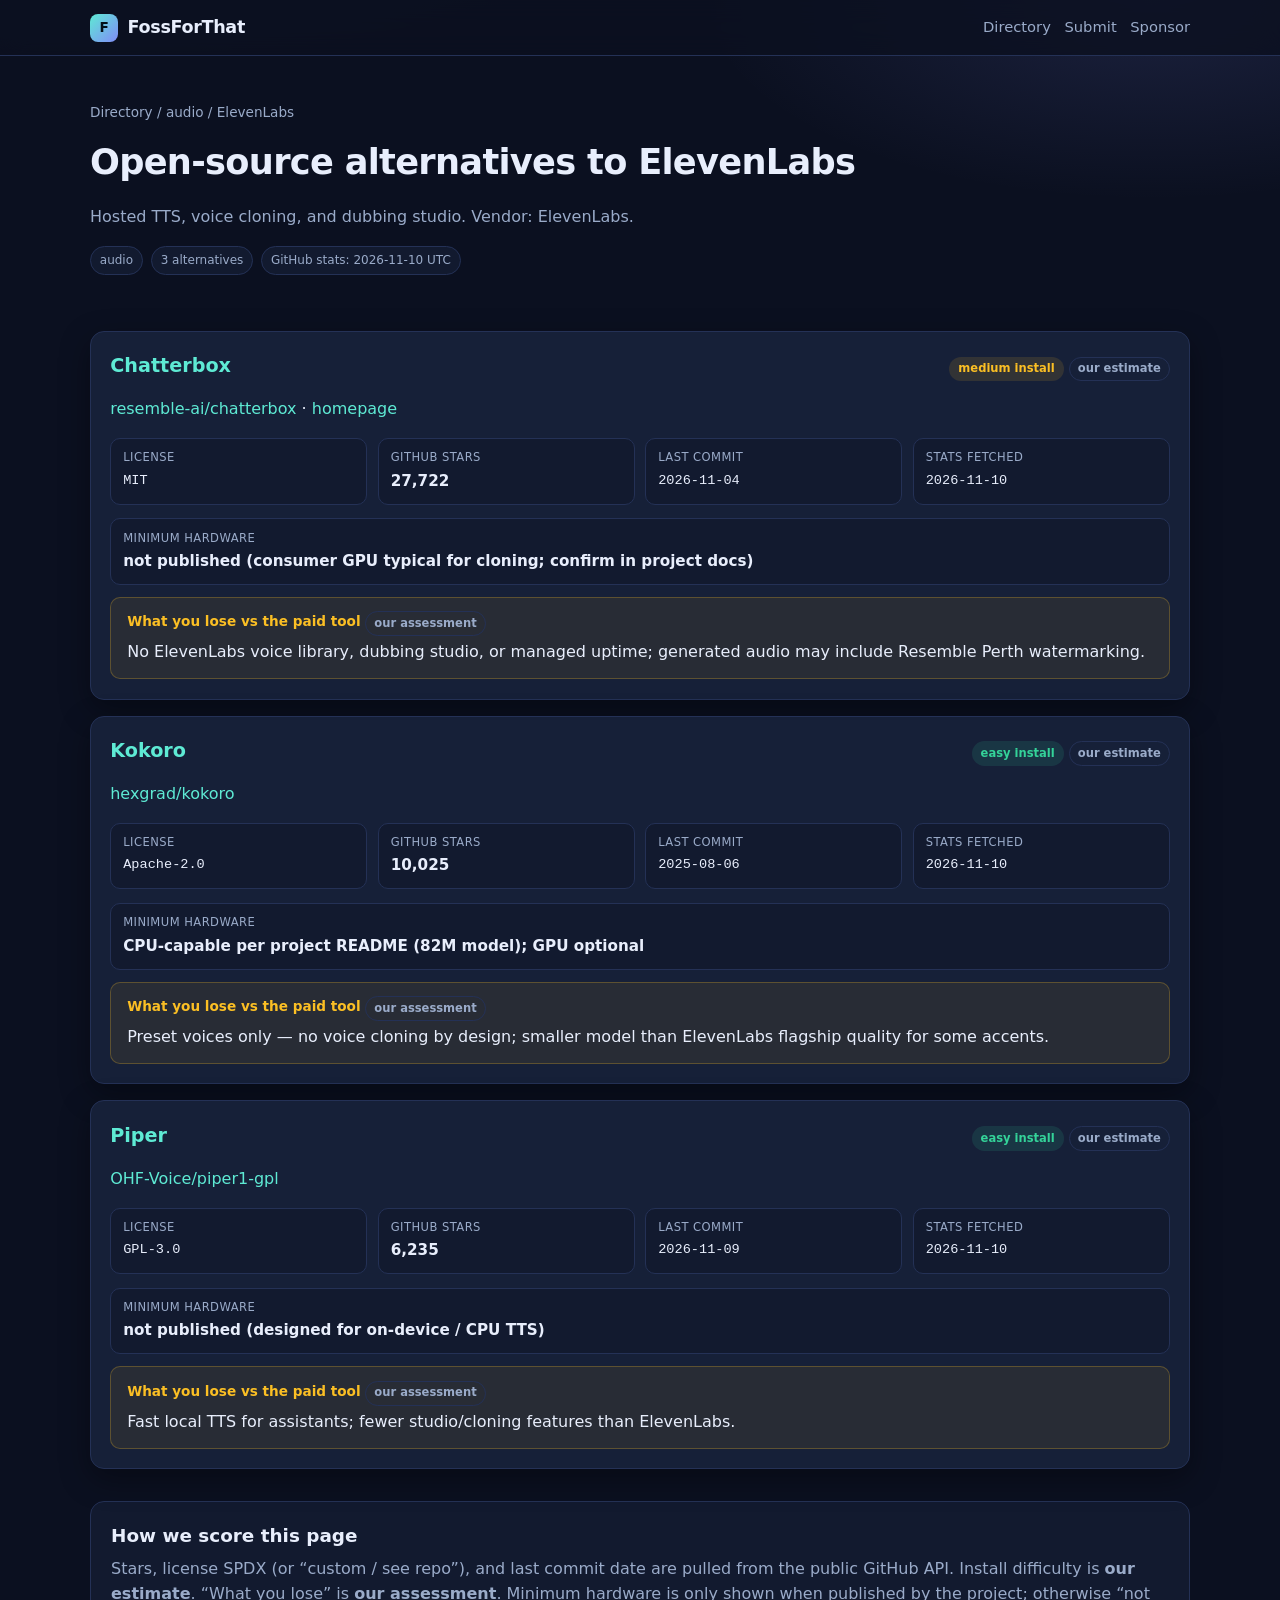
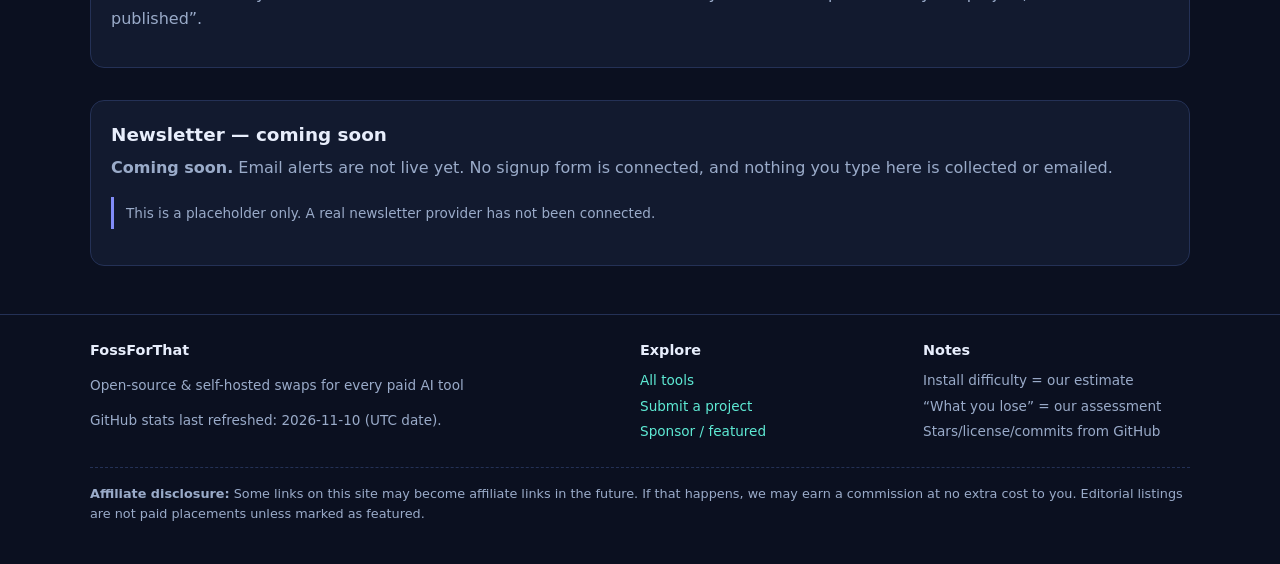
<file: tools/elevenlabs.html>
<!DOCTYPE html>
<html lang="en">
<head>
<meta charset="utf-8">
<meta name="viewport" content="width=device-width, initial-scale=1">

<title>Open-source alternatives to ElevenLabs | FossForThat</title>
<meta name="description" content="Self-hosted and open-source alternatives to ElevenLabs: Chatterbox, Kokoro, Piper. Licenses, stars, install difficulty, and what you lose.">
<link rel="canonical" href="https://quser01.github.io/fossforthat/tools/elevenlabs.html">
<meta property="og:title" content="Open-source alternatives to ElevenLabs | FossForThat">
<meta property="og:description" content="Self-hosted and open-source alternatives to ElevenLabs: Chatterbox, Kokoro, Piper. Licenses, stars, install difficulty, and what you lose.">
<meta property="og:type" content="article">
<meta property="og:url" content="https://quser01.github.io/fossforthat/tools/elevenlabs.html">
<meta property="og:site_name" content="FossForThat">
<meta name="twitter:card" content="summary">
<meta name="twitter:title" content="Open-source alternatives to ElevenLabs | FossForThat">
<meta name="twitter:description" content="Self-hosted and open-source alternatives to ElevenLabs: Chatterbox, Kokoro, Piper. Licenses, stars, install difficulty, and what you lose.">
<link rel="stylesheet" href="../css/styles.css">

</head>
<body>
<a class="skip" href="#main">Skip to content</a>
<header class="site-header">
  <div class="container header-inner">
    <a class="logo" href="../index.html"><span class="logo-mark">F</span> FossForThat</a>
    <nav class="nav" aria-label="Primary">
      <a href="../index.html">Directory</a>
      <a href="../submit.html">Submit</a>
      <a href="../sponsor.html">Sponsor</a>
    </nav>
  </div>
</header>

<main id="main" class="container">
  <section class="page-hero">
    <p class="breadcrumb"><a href="../index.html">Directory</a> / audio / ElevenLabs</p>
    <h1>Open-source alternatives to ElevenLabs</h1>
    <p class="lead" style="color:var(--muted);max-width:42rem">Hosted TTS, voice cloning, and dubbing studio. Vendor: ElevenLabs.</p>
    <div class="badge-row">
      <span class="badge">audio</span>
      <span class="badge">3 alternatives</span>
      <span class="badge">GitHub stats: 2026-11-10 UTC</span>
    </div>
  </section>

  <section class="alt-list" aria-label="Alternatives">
    
<article class="alt-card">
  <div class="alt-head">
    <h2><a href="https://github.com/resemble-ai/chatterbox" rel="noopener noreferrer">Chatterbox</a></h2>
    <div>
      <span class="pill diff-medium">medium install</span>
      <span class="pill">our estimate</span>
    </div>
  </div>
  <p>
    <a href="https://github.com/resemble-ai/chatterbox" rel="noopener noreferrer">resemble-ai/chatterbox</a> · <a href="https://resemble-ai.github.io/chatterbox_demopage/" rel="noopener noreferrer">homepage</a>
  </p>
  <div class="stats">
    <div class="stat"><div class="k">License</div><div class="v mono">MIT</div></div>
    <div class="stat"><div class="k">GitHub stars</div><div class="v">27,722</div></div>
    <div class="stat"><div class="k">Last commit</div><div class="v mono">2026-11-04</div></div>
    <div class="stat"><div class="k">Stats fetched</div><div class="v mono">2026-11-10</div></div>
  </div>
  <div class="stat" style="margin-bottom:.75rem">
    <div class="k">Minimum hardware</div>
    <div class="v">not published (consumer GPU typical for cloning; confirm in project docs)</div>
  </div>
  <div class="lose">
    <strong>What you lose vs the paid tool <span class="pill">our assessment</span></strong>
    No ElevenLabs voice library, dubbing studio, or managed uptime; generated audio may include Resemble Perth watermarking.
  </div>
  
</article>


<article class="alt-card">
  <div class="alt-head">
    <h2><a href="https://github.com/hexgrad/kokoro" rel="noopener noreferrer">Kokoro</a></h2>
    <div>
      <span class="pill diff-easy">easy install</span>
      <span class="pill">our estimate</span>
    </div>
  </div>
  <p>
    <a href="https://github.com/hexgrad/kokoro" rel="noopener noreferrer">hexgrad/kokoro</a>
  </p>
  <div class="stats">
    <div class="stat"><div class="k">License</div><div class="v mono">Apache-2.0</div></div>
    <div class="stat"><div class="k">GitHub stars</div><div class="v">10,025</div></div>
    <div class="stat"><div class="k">Last commit</div><div class="v mono">2025-08-06</div></div>
    <div class="stat"><div class="k">Stats fetched</div><div class="v mono">2026-11-10</div></div>
  </div>
  <div class="stat" style="margin-bottom:.75rem">
    <div class="k">Minimum hardware</div>
    <div class="v">CPU-capable per project README (82M model); GPU optional</div>
  </div>
  <div class="lose">
    <strong>What you lose vs the paid tool <span class="pill">our assessment</span></strong>
    Preset voices only — no voice cloning by design; smaller model than ElevenLabs flagship quality for some accents.
  </div>
  
</article>


<article class="alt-card">
  <div class="alt-head">
    <h2><a href="https://github.com/OHF-Voice/piper1-gpl" rel="noopener noreferrer">Piper</a></h2>
    <div>
      <span class="pill diff-easy">easy install</span>
      <span class="pill">our estimate</span>
    </div>
  </div>
  <p>
    <a href="https://github.com/OHF-Voice/piper1-gpl" rel="noopener noreferrer">OHF-Voice/piper1-gpl</a>
  </p>
  <div class="stats">
    <div class="stat"><div class="k">License</div><div class="v mono">GPL-3.0</div></div>
    <div class="stat"><div class="k">GitHub stars</div><div class="v">6,235</div></div>
    <div class="stat"><div class="k">Last commit</div><div class="v mono">2026-11-09</div></div>
    <div class="stat"><div class="k">Stats fetched</div><div class="v mono">2026-11-10</div></div>
  </div>
  <div class="stat" style="margin-bottom:.75rem">
    <div class="k">Minimum hardware</div>
    <div class="v">not published (designed for on-device / CPU TTS)</div>
  </div>
  <div class="lose">
    <strong>What you lose vs the paid tool <span class="pill">our assessment</span></strong>
    Fast local TTS for assistants; fewer studio/cloning features than ElevenLabs.
  </div>
  
</article>

  </section>

  <section class="panel">
    <h2>How we score this page</h2>
    <p>Stars, license SPDX (or “custom / see repo”), and last commit date are pulled from the public GitHub API. Install difficulty is <strong>our estimate</strong>. “What you lose” is <strong>our assessment</strong>. Minimum hardware is only shown when published by the project; otherwise “not published”.</p>
  </section>

  
<section class="panel" id="newsletter" aria-labelledby="newsletter-heading">
  <h2 id="newsletter-heading">Newsletter — coming soon</h2>
  <p><strong>Coming soon.</strong> Email alerts are not live yet. No signup form is connected, and nothing you type here is collected or emailed.</p>
  <p class="note" role="status">This is a placeholder only. A real newsletter provider has not been connected.</p>
</section>

</main>

<footer class="site-footer">
  <div class="container footer-grid">
    <div>
      <h3>FossForThat</h3>
      <p>Open-source &amp; self-hosted swaps for every paid AI tool</p>
      <p>GitHub stats last refreshed: <time datetime="2026-11-10T06:53:48.136Z">2026-11-10</time> (UTC date).</p>
    </div>
    <div>
      <h3>Explore</h3>
      <ul>
        <li><a href="../index.html">All tools</a></li>
        <li><a href="../submit.html">Submit a project</a></li>
        <li><a href="../sponsor.html">Sponsor / featured</a></li>
      </ul>
    </div>
    <div>
      <h3>Notes</h3>
      <ul>
        <li>Install difficulty = our estimate</li>
        <li>“What you lose” = our assessment</li>
        <li>Stars/license/commits from GitHub</li>
      </ul>
    </div>
  </div>
  <div class="container disclosure">
    <strong>Affiliate disclosure:</strong> Some links on this site may become affiliate links in the future.
    If that happens, we may earn a commission at no extra cost to you. Editorial listings are not paid placements unless marked as featured.
  </div>
</footer>

</body>
</html>
</file>
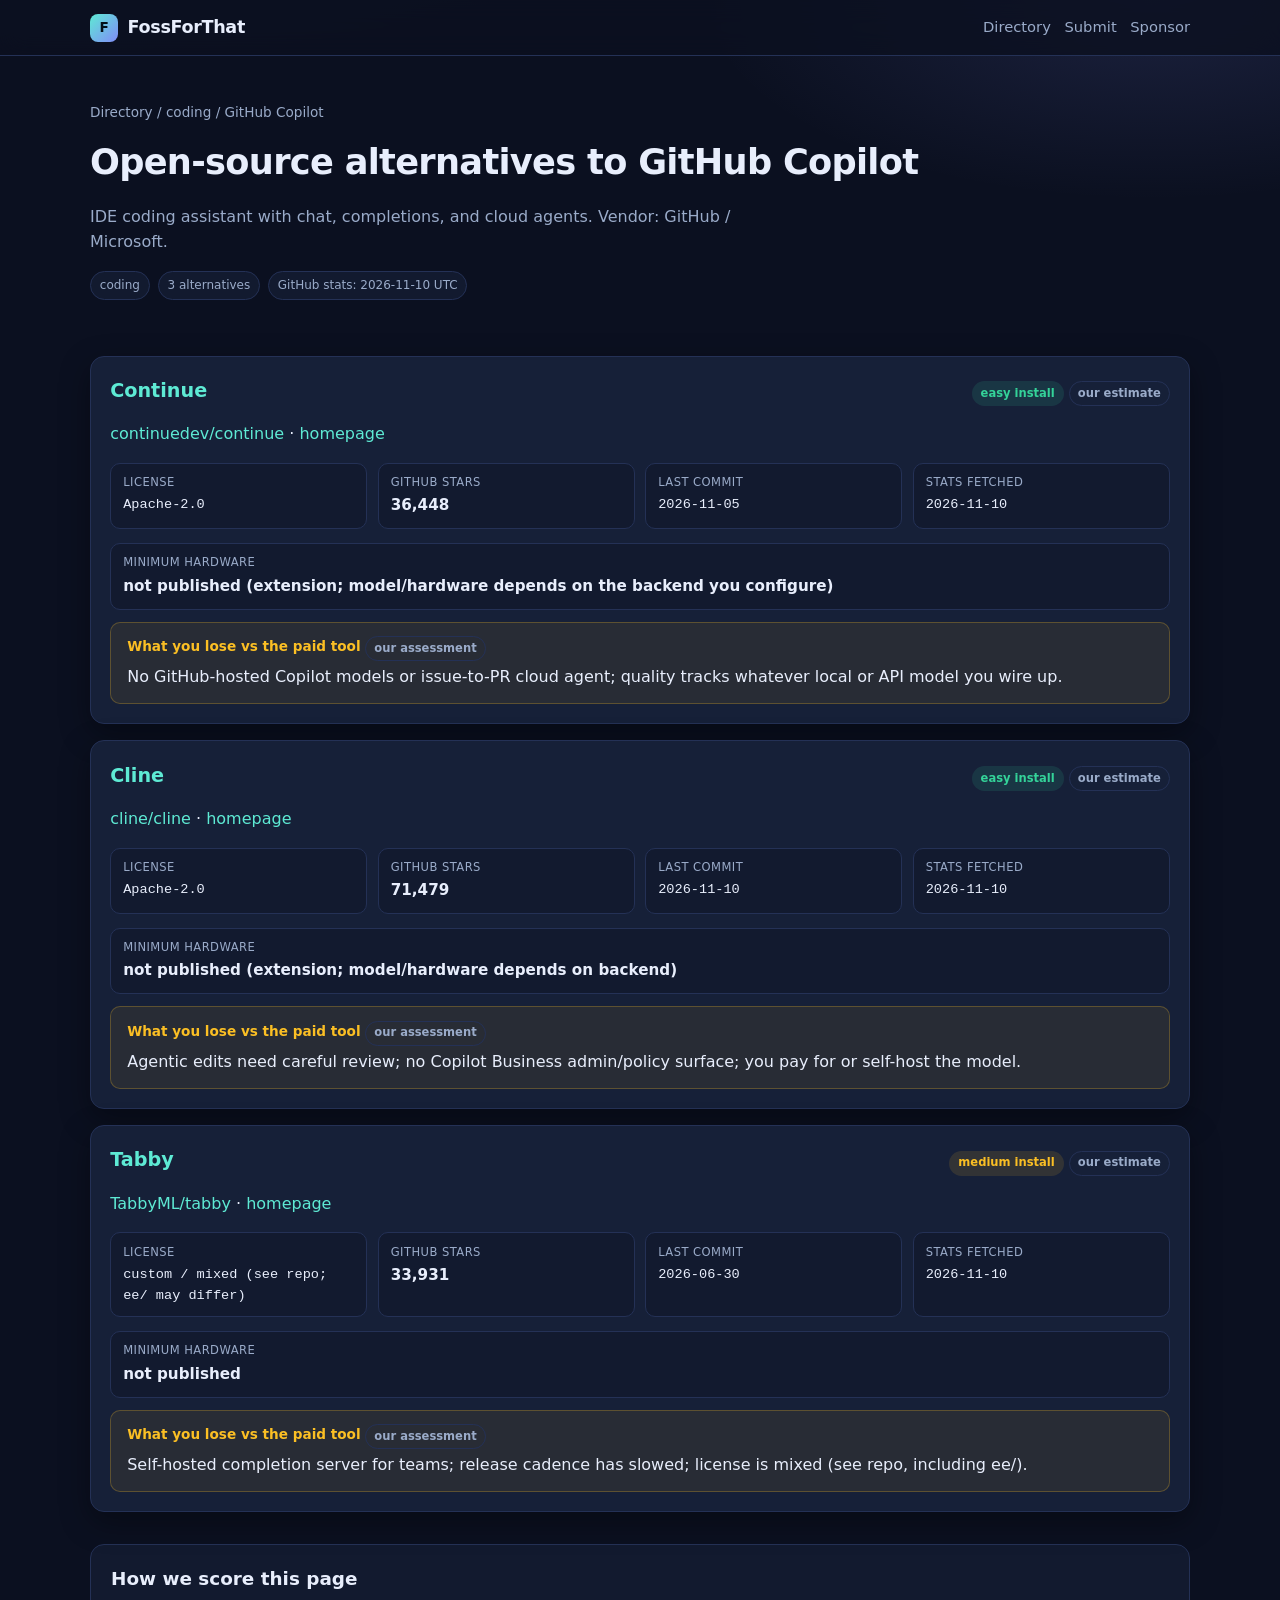
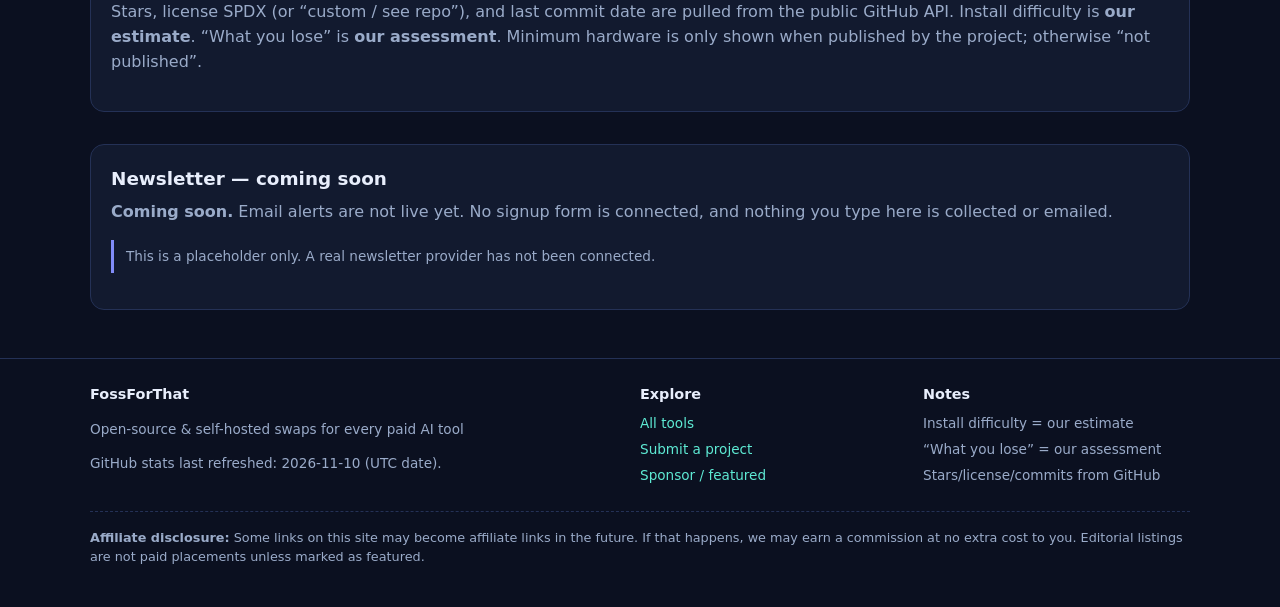
<file: tools/github-copilot.html>
<!DOCTYPE html>
<html lang="en">
<head>
<meta charset="utf-8">
<meta name="viewport" content="width=device-width, initial-scale=1">

<title>Open-source alternatives to GitHub Copilot | FossForThat</title>
<meta name="description" content="Self-hosted and open-source alternatives to GitHub Copilot: Continue, Cline, Tabby. Licenses, stars, install difficulty, and what you lose.">
<link rel="canonical" href="https://quser01.github.io/fossforthat/tools/github-copilot.html">
<meta property="og:title" content="Open-source alternatives to GitHub Copilot | FossForThat">
<meta property="og:description" content="Self-hosted and open-source alternatives to GitHub Copilot: Continue, Cline, Tabby. Licenses, stars, install difficulty, and what you lose.">
<meta property="og:type" content="article">
<meta property="og:url" content="https://quser01.github.io/fossforthat/tools/github-copilot.html">
<meta property="og:site_name" content="FossForThat">
<meta name="twitter:card" content="summary">
<meta name="twitter:title" content="Open-source alternatives to GitHub Copilot | FossForThat">
<meta name="twitter:description" content="Self-hosted and open-source alternatives to GitHub Copilot: Continue, Cline, Tabby. Licenses, stars, install difficulty, and what you lose.">
<link rel="stylesheet" href="../css/styles.css">

</head>
<body>
<a class="skip" href="#main">Skip to content</a>
<header class="site-header">
  <div class="container header-inner">
    <a class="logo" href="../index.html"><span class="logo-mark">F</span> FossForThat</a>
    <nav class="nav" aria-label="Primary">
      <a href="../index.html">Directory</a>
      <a href="../submit.html">Submit</a>
      <a href="../sponsor.html">Sponsor</a>
    </nav>
  </div>
</header>

<main id="main" class="container">
  <section class="page-hero">
    <p class="breadcrumb"><a href="../index.html">Directory</a> / coding / GitHub Copilot</p>
    <h1>Open-source alternatives to GitHub Copilot</h1>
    <p class="lead" style="color:var(--muted);max-width:42rem">IDE coding assistant with chat, completions, and cloud agents. Vendor: GitHub / Microsoft.</p>
    <div class="badge-row">
      <span class="badge">coding</span>
      <span class="badge">3 alternatives</span>
      <span class="badge">GitHub stats: 2026-11-10 UTC</span>
    </div>
  </section>

  <section class="alt-list" aria-label="Alternatives">
    
<article class="alt-card">
  <div class="alt-head">
    <h2><a href="https://github.com/continuedev/continue" rel="noopener noreferrer">Continue</a></h2>
    <div>
      <span class="pill diff-easy">easy install</span>
      <span class="pill">our estimate</span>
    </div>
  </div>
  <p>
    <a href="https://github.com/continuedev/continue" rel="noopener noreferrer">continuedev/continue</a> · <a href="https://continue.dev" rel="noopener noreferrer">homepage</a>
  </p>
  <div class="stats">
    <div class="stat"><div class="k">License</div><div class="v mono">Apache-2.0</div></div>
    <div class="stat"><div class="k">GitHub stars</div><div class="v">36,448</div></div>
    <div class="stat"><div class="k">Last commit</div><div class="v mono">2026-11-05</div></div>
    <div class="stat"><div class="k">Stats fetched</div><div class="v mono">2026-11-10</div></div>
  </div>
  <div class="stat" style="margin-bottom:.75rem">
    <div class="k">Minimum hardware</div>
    <div class="v">not published (extension; model/hardware depends on the backend you configure)</div>
  </div>
  <div class="lose">
    <strong>What you lose vs the paid tool <span class="pill">our assessment</span></strong>
    No GitHub-hosted Copilot models or issue-to-PR cloud agent; quality tracks whatever local or API model you wire up.
  </div>
  
</article>


<article class="alt-card">
  <div class="alt-head">
    <h2><a href="https://github.com/cline/cline" rel="noopener noreferrer">Cline</a></h2>
    <div>
      <span class="pill diff-easy">easy install</span>
      <span class="pill">our estimate</span>
    </div>
  </div>
  <p>
    <a href="https://github.com/cline/cline" rel="noopener noreferrer">cline/cline</a> · <a href="https://cline.bot" rel="noopener noreferrer">homepage</a>
  </p>
  <div class="stats">
    <div class="stat"><div class="k">License</div><div class="v mono">Apache-2.0</div></div>
    <div class="stat"><div class="k">GitHub stars</div><div class="v">71,479</div></div>
    <div class="stat"><div class="k">Last commit</div><div class="v mono">2026-11-10</div></div>
    <div class="stat"><div class="k">Stats fetched</div><div class="v mono">2026-11-10</div></div>
  </div>
  <div class="stat" style="margin-bottom:.75rem">
    <div class="k">Minimum hardware</div>
    <div class="v">not published (extension; model/hardware depends on backend)</div>
  </div>
  <div class="lose">
    <strong>What you lose vs the paid tool <span class="pill">our assessment</span></strong>
    Agentic edits need careful review; no Copilot Business admin/policy surface; you pay for or self-host the model.
  </div>
  
</article>


<article class="alt-card">
  <div class="alt-head">
    <h2><a href="https://github.com/TabbyML/tabby" rel="noopener noreferrer">Tabby</a></h2>
    <div>
      <span class="pill diff-medium">medium install</span>
      <span class="pill">our estimate</span>
    </div>
  </div>
  <p>
    <a href="https://github.com/TabbyML/tabby" rel="noopener noreferrer">TabbyML/tabby</a> · <a href="https://tabbyml.com" rel="noopener noreferrer">homepage</a>
  </p>
  <div class="stats">
    <div class="stat"><div class="k">License</div><div class="v mono">custom / mixed (see repo; ee/ may differ)</div></div>
    <div class="stat"><div class="k">GitHub stars</div><div class="v">33,931</div></div>
    <div class="stat"><div class="k">Last commit</div><div class="v mono">2026-06-30</div></div>
    <div class="stat"><div class="k">Stats fetched</div><div class="v mono">2026-11-10</div></div>
  </div>
  <div class="stat" style="margin-bottom:.75rem">
    <div class="k">Minimum hardware</div>
    <div class="v">not published</div>
  </div>
  <div class="lose">
    <strong>What you lose vs the paid tool <span class="pill">our assessment</span></strong>
    Self-hosted completion server for teams; release cadence has slowed; license is mixed (see repo, including ee/).
  </div>
  
</article>

  </section>

  <section class="panel">
    <h2>How we score this page</h2>
    <p>Stars, license SPDX (or “custom / see repo”), and last commit date are pulled from the public GitHub API. Install difficulty is <strong>our estimate</strong>. “What you lose” is <strong>our assessment</strong>. Minimum hardware is only shown when published by the project; otherwise “not published”.</p>
  </section>

  
<section class="panel" id="newsletter" aria-labelledby="newsletter-heading">
  <h2 id="newsletter-heading">Newsletter — coming soon</h2>
  <p><strong>Coming soon.</strong> Email alerts are not live yet. No signup form is connected, and nothing you type here is collected or emailed.</p>
  <p class="note" role="status">This is a placeholder only. A real newsletter provider has not been connected.</p>
</section>

</main>

<footer class="site-footer">
  <div class="container footer-grid">
    <div>
      <h3>FossForThat</h3>
      <p>Open-source &amp; self-hosted swaps for every paid AI tool</p>
      <p>GitHub stats last refreshed: <time datetime="2026-11-10T06:53:48.136Z">2026-11-10</time> (UTC date).</p>
    </div>
    <div>
      <h3>Explore</h3>
      <ul>
        <li><a href="../index.html">All tools</a></li>
        <li><a href="../submit.html">Submit a project</a></li>
        <li><a href="../sponsor.html">Sponsor / featured</a></li>
      </ul>
    </div>
    <div>
      <h3>Notes</h3>
      <ul>
        <li>Install difficulty = our estimate</li>
        <li>“What you lose” = our assessment</li>
        <li>Stars/license/commits from GitHub</li>
      </ul>
    </div>
  </div>
  <div class="container disclosure">
    <strong>Affiliate disclosure:</strong> Some links on this site may become affiliate links in the future.
    If that happens, we may earn a commission at no extra cost to you. Editorial listings are not paid placements unless marked as featured.
  </div>
</footer>

</body>
</html>
</file>
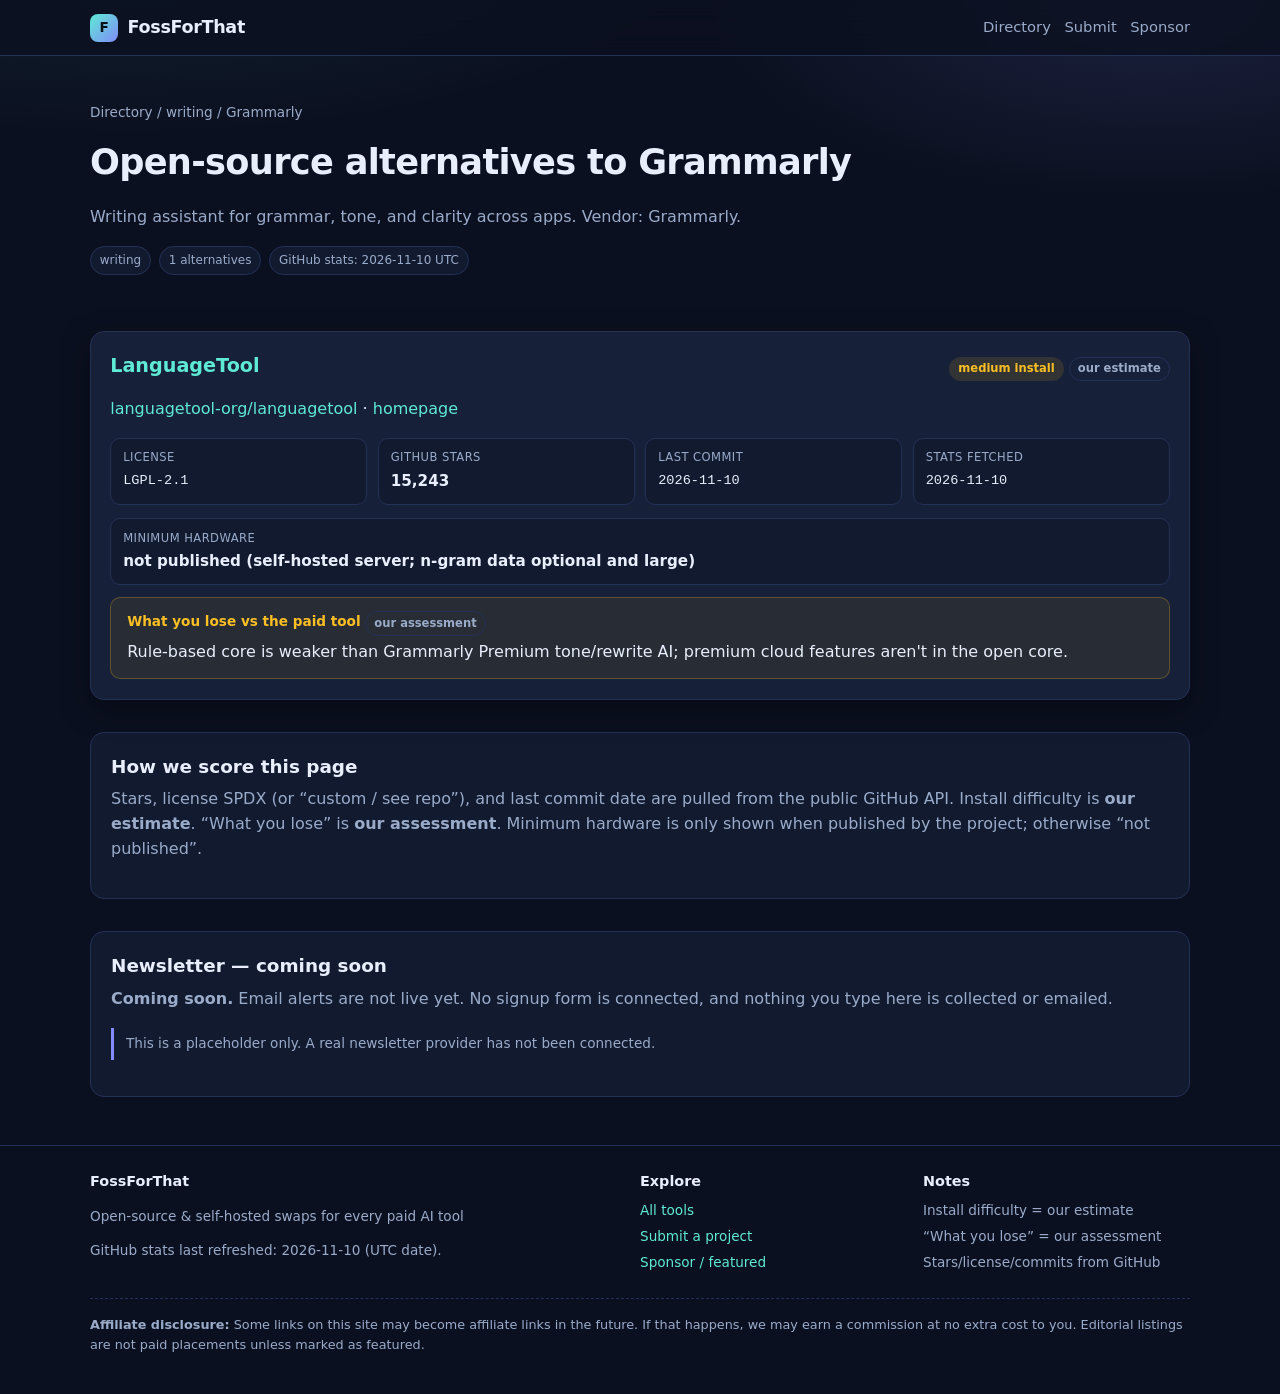
<file: tools/grammarly.html>
<!DOCTYPE html>
<html lang="en">
<head>
<meta charset="utf-8">
<meta name="viewport" content="width=device-width, initial-scale=1">

<title>Open-source alternatives to Grammarly | FossForThat</title>
<meta name="description" content="Self-hosted and open-source alternatives to Grammarly: LanguageTool. Licenses, stars, install difficulty, and what you lose.">
<link rel="canonical" href="https://quser01.github.io/fossforthat/tools/grammarly.html">
<meta property="og:title" content="Open-source alternatives to Grammarly | FossForThat">
<meta property="og:description" content="Self-hosted and open-source alternatives to Grammarly: LanguageTool. Licenses, stars, install difficulty, and what you lose.">
<meta property="og:type" content="article">
<meta property="og:url" content="https://quser01.github.io/fossforthat/tools/grammarly.html">
<meta property="og:site_name" content="FossForThat">
<meta name="twitter:card" content="summary">
<meta name="twitter:title" content="Open-source alternatives to Grammarly | FossForThat">
<meta name="twitter:description" content="Self-hosted and open-source alternatives to Grammarly: LanguageTool. Licenses, stars, install difficulty, and what you lose.">
<link rel="stylesheet" href="../css/styles.css">

</head>
<body>
<a class="skip" href="#main">Skip to content</a>
<header class="site-header">
  <div class="container header-inner">
    <a class="logo" href="../index.html"><span class="logo-mark">F</span> FossForThat</a>
    <nav class="nav" aria-label="Primary">
      <a href="../index.html">Directory</a>
      <a href="../submit.html">Submit</a>
      <a href="../sponsor.html">Sponsor</a>
    </nav>
  </div>
</header>

<main id="main" class="container">
  <section class="page-hero">
    <p class="breadcrumb"><a href="../index.html">Directory</a> / writing / Grammarly</p>
    <h1>Open-source alternatives to Grammarly</h1>
    <p class="lead" style="color:var(--muted);max-width:42rem">Writing assistant for grammar, tone, and clarity across apps. Vendor: Grammarly.</p>
    <div class="badge-row">
      <span class="badge">writing</span>
      <span class="badge">1 alternatives</span>
      <span class="badge">GitHub stats: 2026-11-10 UTC</span>
    </div>
  </section>

  <section class="alt-list" aria-label="Alternatives">
    
<article class="alt-card">
  <div class="alt-head">
    <h2><a href="https://github.com/languagetool-org/languagetool" rel="noopener noreferrer">LanguageTool</a></h2>
    <div>
      <span class="pill diff-medium">medium install</span>
      <span class="pill">our estimate</span>
    </div>
  </div>
  <p>
    <a href="https://github.com/languagetool-org/languagetool" rel="noopener noreferrer">languagetool-org/languagetool</a> · <a href="https://languagetool.org" rel="noopener noreferrer">homepage</a>
  </p>
  <div class="stats">
    <div class="stat"><div class="k">License</div><div class="v mono">LGPL-2.1</div></div>
    <div class="stat"><div class="k">GitHub stars</div><div class="v">15,243</div></div>
    <div class="stat"><div class="k">Last commit</div><div class="v mono">2026-11-10</div></div>
    <div class="stat"><div class="k">Stats fetched</div><div class="v mono">2026-11-10</div></div>
  </div>
  <div class="stat" style="margin-bottom:.75rem">
    <div class="k">Minimum hardware</div>
    <div class="v">not published (self-hosted server; n-gram data optional and large)</div>
  </div>
  <div class="lose">
    <strong>What you lose vs the paid tool <span class="pill">our assessment</span></strong>
    Rule-based core is weaker than Grammarly Premium tone/rewrite AI; premium cloud features aren&#x27;t in the open core.
  </div>
  
</article>

  </section>

  <section class="panel">
    <h2>How we score this page</h2>
    <p>Stars, license SPDX (or “custom / see repo”), and last commit date are pulled from the public GitHub API. Install difficulty is <strong>our estimate</strong>. “What you lose” is <strong>our assessment</strong>. Minimum hardware is only shown when published by the project; otherwise “not published”.</p>
  </section>

  
<section class="panel" id="newsletter" aria-labelledby="newsletter-heading">
  <h2 id="newsletter-heading">Newsletter — coming soon</h2>
  <p><strong>Coming soon.</strong> Email alerts are not live yet. No signup form is connected, and nothing you type here is collected or emailed.</p>
  <p class="note" role="status">This is a placeholder only. A real newsletter provider has not been connected.</p>
</section>

</main>

<footer class="site-footer">
  <div class="container footer-grid">
    <div>
      <h3>FossForThat</h3>
      <p>Open-source &amp; self-hosted swaps for every paid AI tool</p>
      <p>GitHub stats last refreshed: <time datetime="2026-11-10T06:53:48.136Z">2026-11-10</time> (UTC date).</p>
    </div>
    <div>
      <h3>Explore</h3>
      <ul>
        <li><a href="../index.html">All tools</a></li>
        <li><a href="../submit.html">Submit a project</a></li>
        <li><a href="../sponsor.html">Sponsor / featured</a></li>
      </ul>
    </div>
    <div>
      <h3>Notes</h3>
      <ul>
        <li>Install difficulty = our estimate</li>
        <li>“What you lose” = our assessment</li>
        <li>Stars/license/commits from GitHub</li>
      </ul>
    </div>
  </div>
  <div class="container disclosure">
    <strong>Affiliate disclosure:</strong> Some links on this site may become affiliate links in the future.
    If that happens, we may earn a commission at no extra cost to you. Editorial listings are not paid placements unless marked as featured.
  </div>
</footer>

</body>
</html>
</file>
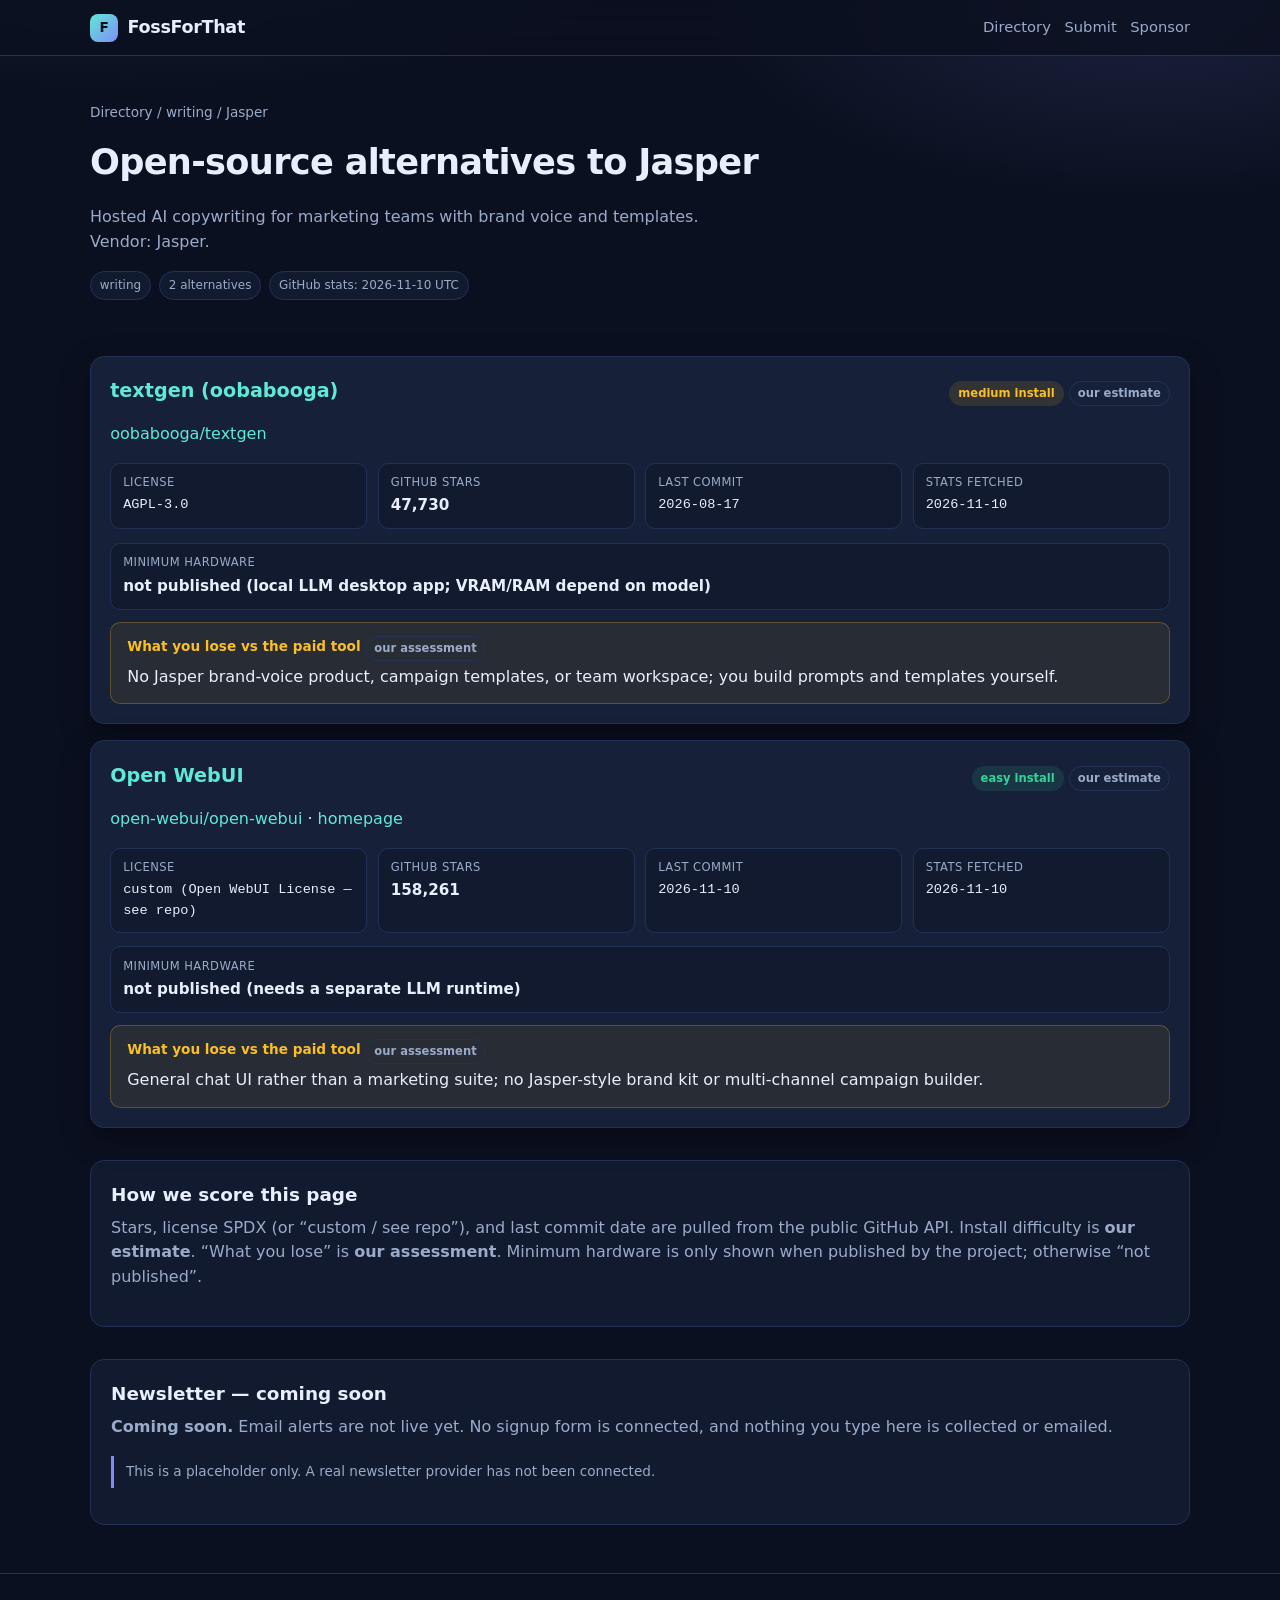
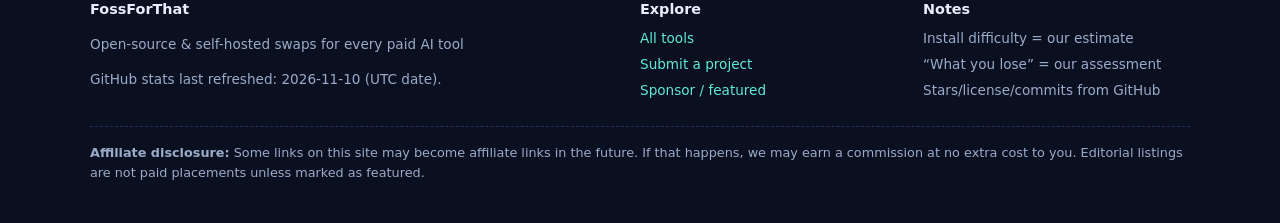
<file: tools/jasper.html>
<!DOCTYPE html>
<html lang="en">
<head>
<meta charset="utf-8">
<meta name="viewport" content="width=device-width, initial-scale=1">

<title>Open-source alternatives to Jasper | FossForThat</title>
<meta name="description" content="Self-hosted and open-source alternatives to Jasper: textgen (oobabooga), Open WebUI. Licenses, stars, install difficulty, and what you lose.">
<link rel="canonical" href="https://quser01.github.io/fossforthat/tools/jasper.html">
<meta property="og:title" content="Open-source alternatives to Jasper | FossForThat">
<meta property="og:description" content="Self-hosted and open-source alternatives to Jasper: textgen (oobabooga), Open WebUI. Licenses, stars, install difficulty, and what you lose.">
<meta property="og:type" content="article">
<meta property="og:url" content="https://quser01.github.io/fossforthat/tools/jasper.html">
<meta property="og:site_name" content="FossForThat">
<meta name="twitter:card" content="summary">
<meta name="twitter:title" content="Open-source alternatives to Jasper | FossForThat">
<meta name="twitter:description" content="Self-hosted and open-source alternatives to Jasper: textgen (oobabooga), Open WebUI. Licenses, stars, install difficulty, and what you lose.">
<link rel="stylesheet" href="../css/styles.css">

</head>
<body>
<a class="skip" href="#main">Skip to content</a>
<header class="site-header">
  <div class="container header-inner">
    <a class="logo" href="../index.html"><span class="logo-mark">F</span> FossForThat</a>
    <nav class="nav" aria-label="Primary">
      <a href="../index.html">Directory</a>
      <a href="../submit.html">Submit</a>
      <a href="../sponsor.html">Sponsor</a>
    </nav>
  </div>
</header>

<main id="main" class="container">
  <section class="page-hero">
    <p class="breadcrumb"><a href="../index.html">Directory</a> / writing / Jasper</p>
    <h1>Open-source alternatives to Jasper</h1>
    <p class="lead" style="color:var(--muted);max-width:42rem">Hosted AI copywriting for marketing teams with brand voice and templates. Vendor: Jasper.</p>
    <div class="badge-row">
      <span class="badge">writing</span>
      <span class="badge">2 alternatives</span>
      <span class="badge">GitHub stats: 2026-11-10 UTC</span>
    </div>
  </section>

  <section class="alt-list" aria-label="Alternatives">
    
<article class="alt-card">
  <div class="alt-head">
    <h2><a href="https://github.com/oobabooga/textgen" rel="noopener noreferrer">textgen (oobabooga)</a></h2>
    <div>
      <span class="pill diff-medium">medium install</span>
      <span class="pill">our estimate</span>
    </div>
  </div>
  <p>
    <a href="https://github.com/oobabooga/textgen" rel="noopener noreferrer">oobabooga/textgen</a>
  </p>
  <div class="stats">
    <div class="stat"><div class="k">License</div><div class="v mono">AGPL-3.0</div></div>
    <div class="stat"><div class="k">GitHub stars</div><div class="v">47,730</div></div>
    <div class="stat"><div class="k">Last commit</div><div class="v mono">2026-08-17</div></div>
    <div class="stat"><div class="k">Stats fetched</div><div class="v mono">2026-11-10</div></div>
  </div>
  <div class="stat" style="margin-bottom:.75rem">
    <div class="k">Minimum hardware</div>
    <div class="v">not published (local LLM desktop app; VRAM/RAM depend on model)</div>
  </div>
  <div class="lose">
    <strong>What you lose vs the paid tool <span class="pill">our assessment</span></strong>
    No Jasper brand-voice product, campaign templates, or team workspace; you build prompts and templates yourself.
  </div>
  
</article>


<article class="alt-card">
  <div class="alt-head">
    <h2><a href="https://github.com/open-webui/open-webui" rel="noopener noreferrer">Open WebUI</a></h2>
    <div>
      <span class="pill diff-easy">easy install</span>
      <span class="pill">our estimate</span>
    </div>
  </div>
  <p>
    <a href="https://github.com/open-webui/open-webui" rel="noopener noreferrer">open-webui/open-webui</a> · <a href="https://openwebui.com" rel="noopener noreferrer">homepage</a>
  </p>
  <div class="stats">
    <div class="stat"><div class="k">License</div><div class="v mono">custom (Open WebUI License — see repo)</div></div>
    <div class="stat"><div class="k">GitHub stars</div><div class="v">158,261</div></div>
    <div class="stat"><div class="k">Last commit</div><div class="v mono">2026-11-10</div></div>
    <div class="stat"><div class="k">Stats fetched</div><div class="v mono">2026-11-10</div></div>
  </div>
  <div class="stat" style="margin-bottom:.75rem">
    <div class="k">Minimum hardware</div>
    <div class="v">not published (needs a separate LLM runtime)</div>
  </div>
  <div class="lose">
    <strong>What you lose vs the paid tool <span class="pill">our assessment</span></strong>
    General chat UI rather than a marketing suite; no Jasper-style brand kit or multi-channel campaign builder.
  </div>
  
</article>

  </section>

  <section class="panel">
    <h2>How we score this page</h2>
    <p>Stars, license SPDX (or “custom / see repo”), and last commit date are pulled from the public GitHub API. Install difficulty is <strong>our estimate</strong>. “What you lose” is <strong>our assessment</strong>. Minimum hardware is only shown when published by the project; otherwise “not published”.</p>
  </section>

  
<section class="panel" id="newsletter" aria-labelledby="newsletter-heading">
  <h2 id="newsletter-heading">Newsletter — coming soon</h2>
  <p><strong>Coming soon.</strong> Email alerts are not live yet. No signup form is connected, and nothing you type here is collected or emailed.</p>
  <p class="note" role="status">This is a placeholder only. A real newsletter provider has not been connected.</p>
</section>

</main>

<footer class="site-footer">
  <div class="container footer-grid">
    <div>
      <h3>FossForThat</h3>
      <p>Open-source &amp; self-hosted swaps for every paid AI tool</p>
      <p>GitHub stats last refreshed: <time datetime="2026-11-10T06:53:48.136Z">2026-11-10</time> (UTC date).</p>
    </div>
    <div>
      <h3>Explore</h3>
      <ul>
        <li><a href="../index.html">All tools</a></li>
        <li><a href="../submit.html">Submit a project</a></li>
        <li><a href="../sponsor.html">Sponsor / featured</a></li>
      </ul>
    </div>
    <div>
      <h3>Notes</h3>
      <ul>
        <li>Install difficulty = our estimate</li>
        <li>“What you lose” = our assessment</li>
        <li>Stars/license/commits from GitHub</li>
      </ul>
    </div>
  </div>
  <div class="container disclosure">
    <strong>Affiliate disclosure:</strong> Some links on this site may become affiliate links in the future.
    If that happens, we may earn a commission at no extra cost to you. Editorial listings are not paid placements unless marked as featured.
  </div>
</footer>

</body>
</html>
</file>
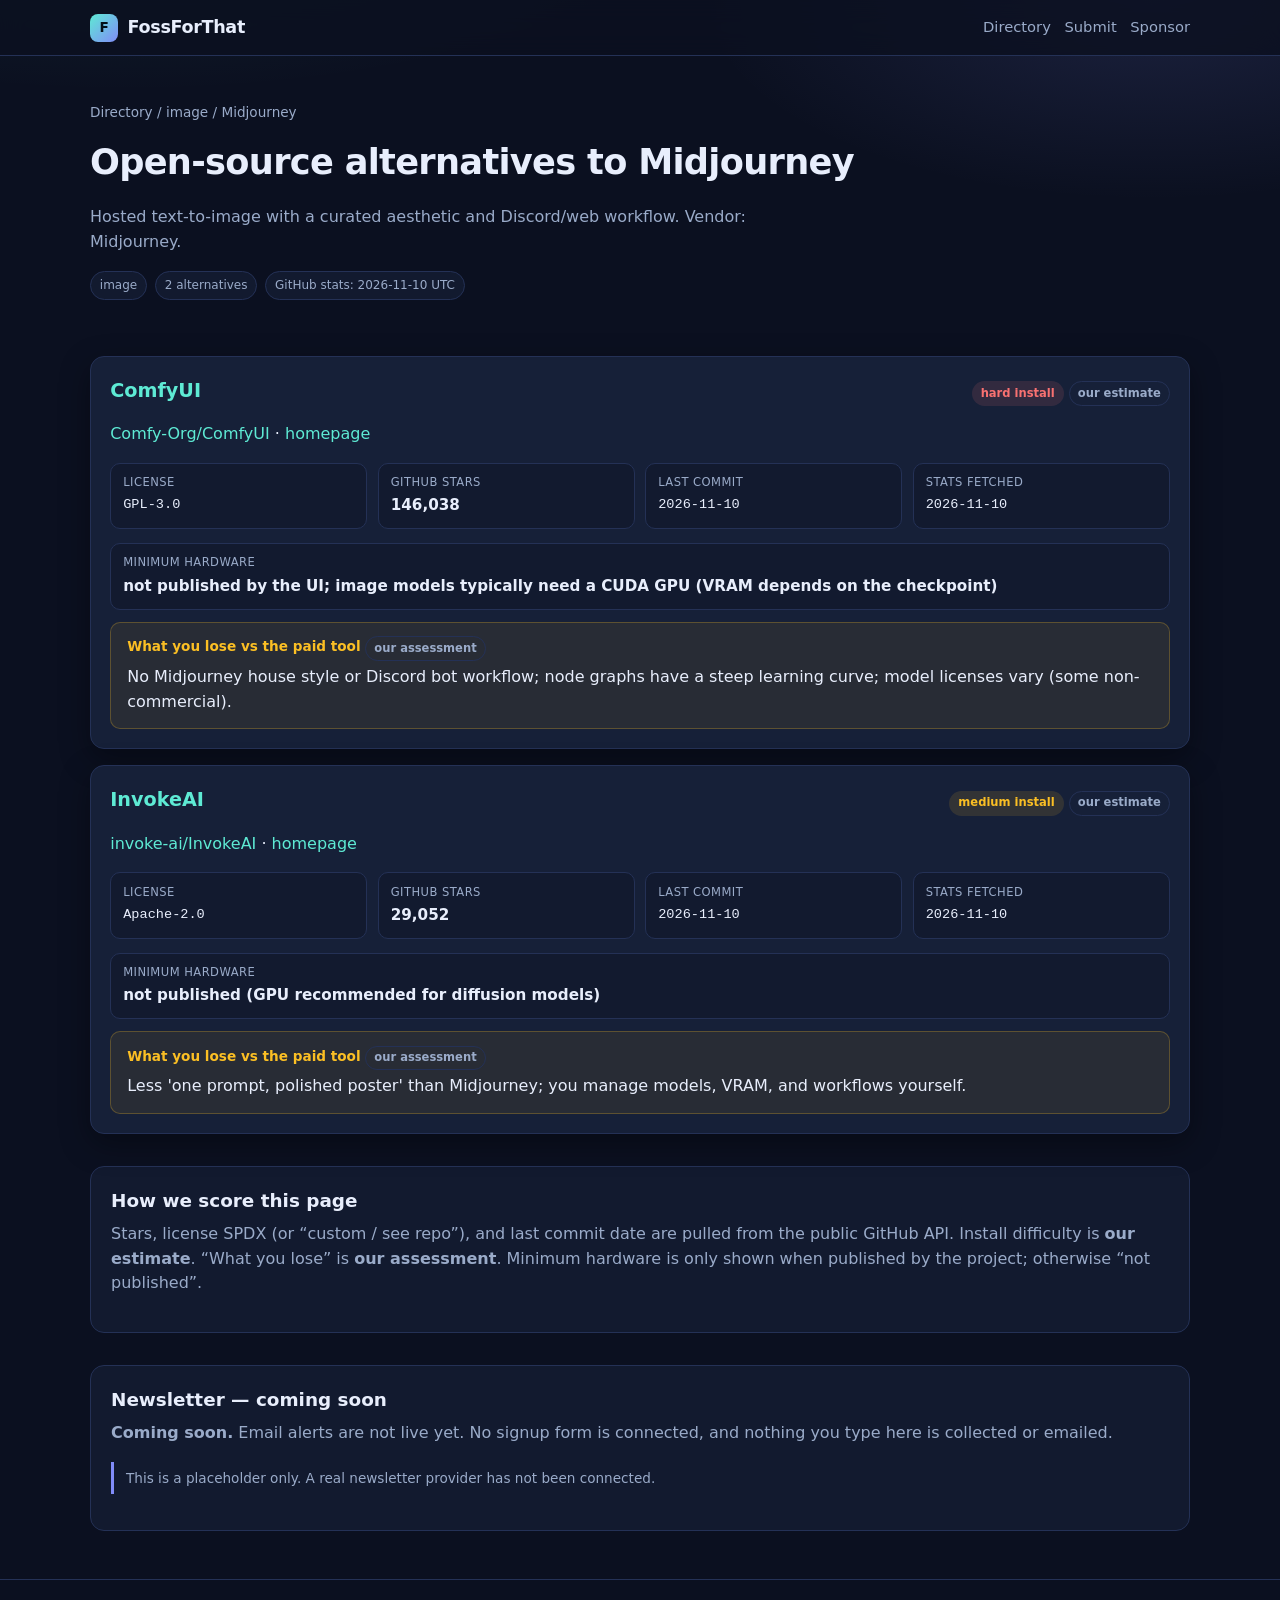
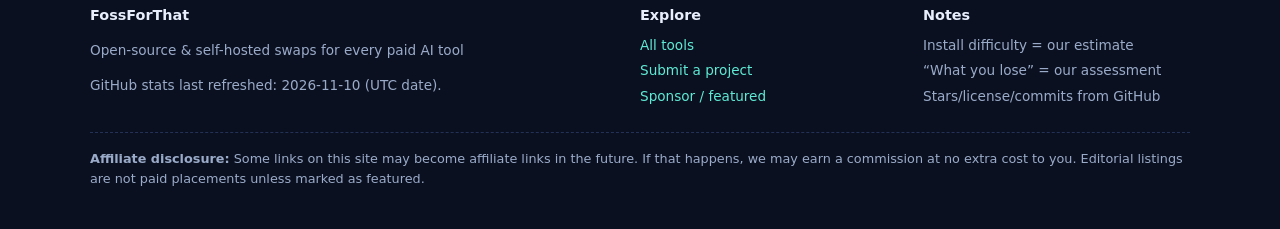
<file: tools/midjourney.html>
<!DOCTYPE html>
<html lang="en">
<head>
<meta charset="utf-8">
<meta name="viewport" content="width=device-width, initial-scale=1">

<title>Open-source alternatives to Midjourney | FossForThat</title>
<meta name="description" content="Self-hosted and open-source alternatives to Midjourney: ComfyUI, InvokeAI. Licenses, stars, install difficulty, and what you lose.">
<link rel="canonical" href="https://quser01.github.io/fossforthat/tools/midjourney.html">
<meta property="og:title" content="Open-source alternatives to Midjourney | FossForThat">
<meta property="og:description" content="Self-hosted and open-source alternatives to Midjourney: ComfyUI, InvokeAI. Licenses, stars, install difficulty, and what you lose.">
<meta property="og:type" content="article">
<meta property="og:url" content="https://quser01.github.io/fossforthat/tools/midjourney.html">
<meta property="og:site_name" content="FossForThat">
<meta name="twitter:card" content="summary">
<meta name="twitter:title" content="Open-source alternatives to Midjourney | FossForThat">
<meta name="twitter:description" content="Self-hosted and open-source alternatives to Midjourney: ComfyUI, InvokeAI. Licenses, stars, install difficulty, and what you lose.">
<link rel="stylesheet" href="../css/styles.css">

</head>
<body>
<a class="skip" href="#main">Skip to content</a>
<header class="site-header">
  <div class="container header-inner">
    <a class="logo" href="../index.html"><span class="logo-mark">F</span> FossForThat</a>
    <nav class="nav" aria-label="Primary">
      <a href="../index.html">Directory</a>
      <a href="../submit.html">Submit</a>
      <a href="../sponsor.html">Sponsor</a>
    </nav>
  </div>
</header>

<main id="main" class="container">
  <section class="page-hero">
    <p class="breadcrumb"><a href="../index.html">Directory</a> / image / Midjourney</p>
    <h1>Open-source alternatives to Midjourney</h1>
    <p class="lead" style="color:var(--muted);max-width:42rem">Hosted text-to-image with a curated aesthetic and Discord/web workflow. Vendor: Midjourney.</p>
    <div class="badge-row">
      <span class="badge">image</span>
      <span class="badge">2 alternatives</span>
      <span class="badge">GitHub stats: 2026-11-10 UTC</span>
    </div>
  </section>

  <section class="alt-list" aria-label="Alternatives">
    
<article class="alt-card">
  <div class="alt-head">
    <h2><a href="https://github.com/Comfy-Org/ComfyUI" rel="noopener noreferrer">ComfyUI</a></h2>
    <div>
      <span class="pill diff-hard">hard install</span>
      <span class="pill">our estimate</span>
    </div>
  </div>
  <p>
    <a href="https://github.com/Comfy-Org/ComfyUI" rel="noopener noreferrer">Comfy-Org/ComfyUI</a> · <a href="https://www.comfy.org/" rel="noopener noreferrer">homepage</a>
  </p>
  <div class="stats">
    <div class="stat"><div class="k">License</div><div class="v mono">GPL-3.0</div></div>
    <div class="stat"><div class="k">GitHub stars</div><div class="v">146,038</div></div>
    <div class="stat"><div class="k">Last commit</div><div class="v mono">2026-11-10</div></div>
    <div class="stat"><div class="k">Stats fetched</div><div class="v mono">2026-11-10</div></div>
  </div>
  <div class="stat" style="margin-bottom:.75rem">
    <div class="k">Minimum hardware</div>
    <div class="v">not published by the UI; image models typically need a CUDA GPU (VRAM depends on the checkpoint)</div>
  </div>
  <div class="lose">
    <strong>What you lose vs the paid tool <span class="pill">our assessment</span></strong>
    No Midjourney house style or Discord bot workflow; node graphs have a steep learning curve; model licenses vary (some non-commercial).
  </div>
  
</article>


<article class="alt-card">
  <div class="alt-head">
    <h2><a href="https://github.com/invoke-ai/InvokeAI" rel="noopener noreferrer">InvokeAI</a></h2>
    <div>
      <span class="pill diff-medium">medium install</span>
      <span class="pill">our estimate</span>
    </div>
  </div>
  <p>
    <a href="https://github.com/invoke-ai/InvokeAI" rel="noopener noreferrer">invoke-ai/InvokeAI</a> · <a href="https://invoke.ai" rel="noopener noreferrer">homepage</a>
  </p>
  <div class="stats">
    <div class="stat"><div class="k">License</div><div class="v mono">Apache-2.0</div></div>
    <div class="stat"><div class="k">GitHub stars</div><div class="v">29,052</div></div>
    <div class="stat"><div class="k">Last commit</div><div class="v mono">2026-11-10</div></div>
    <div class="stat"><div class="k">Stats fetched</div><div class="v mono">2026-11-10</div></div>
  </div>
  <div class="stat" style="margin-bottom:.75rem">
    <div class="k">Minimum hardware</div>
    <div class="v">not published (GPU recommended for diffusion models)</div>
  </div>
  <div class="lose">
    <strong>What you lose vs the paid tool <span class="pill">our assessment</span></strong>
    Less &#x27;one prompt, polished poster&#x27; than Midjourney; you manage models, VRAM, and workflows yourself.
  </div>
  
</article>

  </section>

  <section class="panel">
    <h2>How we score this page</h2>
    <p>Stars, license SPDX (or “custom / see repo”), and last commit date are pulled from the public GitHub API. Install difficulty is <strong>our estimate</strong>. “What you lose” is <strong>our assessment</strong>. Minimum hardware is only shown when published by the project; otherwise “not published”.</p>
  </section>

  
<section class="panel" id="newsletter" aria-labelledby="newsletter-heading">
  <h2 id="newsletter-heading">Newsletter — coming soon</h2>
  <p><strong>Coming soon.</strong> Email alerts are not live yet. No signup form is connected, and nothing you type here is collected or emailed.</p>
  <p class="note" role="status">This is a placeholder only. A real newsletter provider has not been connected.</p>
</section>

</main>

<footer class="site-footer">
  <div class="container footer-grid">
    <div>
      <h3>FossForThat</h3>
      <p>Open-source &amp; self-hosted swaps for every paid AI tool</p>
      <p>GitHub stats last refreshed: <time datetime="2026-11-10T06:53:48.136Z">2026-11-10</time> (UTC date).</p>
    </div>
    <div>
      <h3>Explore</h3>
      <ul>
        <li><a href="../index.html">All tools</a></li>
        <li><a href="../submit.html">Submit a project</a></li>
        <li><a href="../sponsor.html">Sponsor / featured</a></li>
      </ul>
    </div>
    <div>
      <h3>Notes</h3>
      <ul>
        <li>Install difficulty = our estimate</li>
        <li>“What you lose” = our assessment</li>
        <li>Stars/license/commits from GitHub</li>
      </ul>
    </div>
  </div>
  <div class="container disclosure">
    <strong>Affiliate disclosure:</strong> Some links on this site may become affiliate links in the future.
    If that happens, we may earn a commission at no extra cost to you. Editorial listings are not paid placements unless marked as featured.
  </div>
</footer>

</body>
</html>
</file>
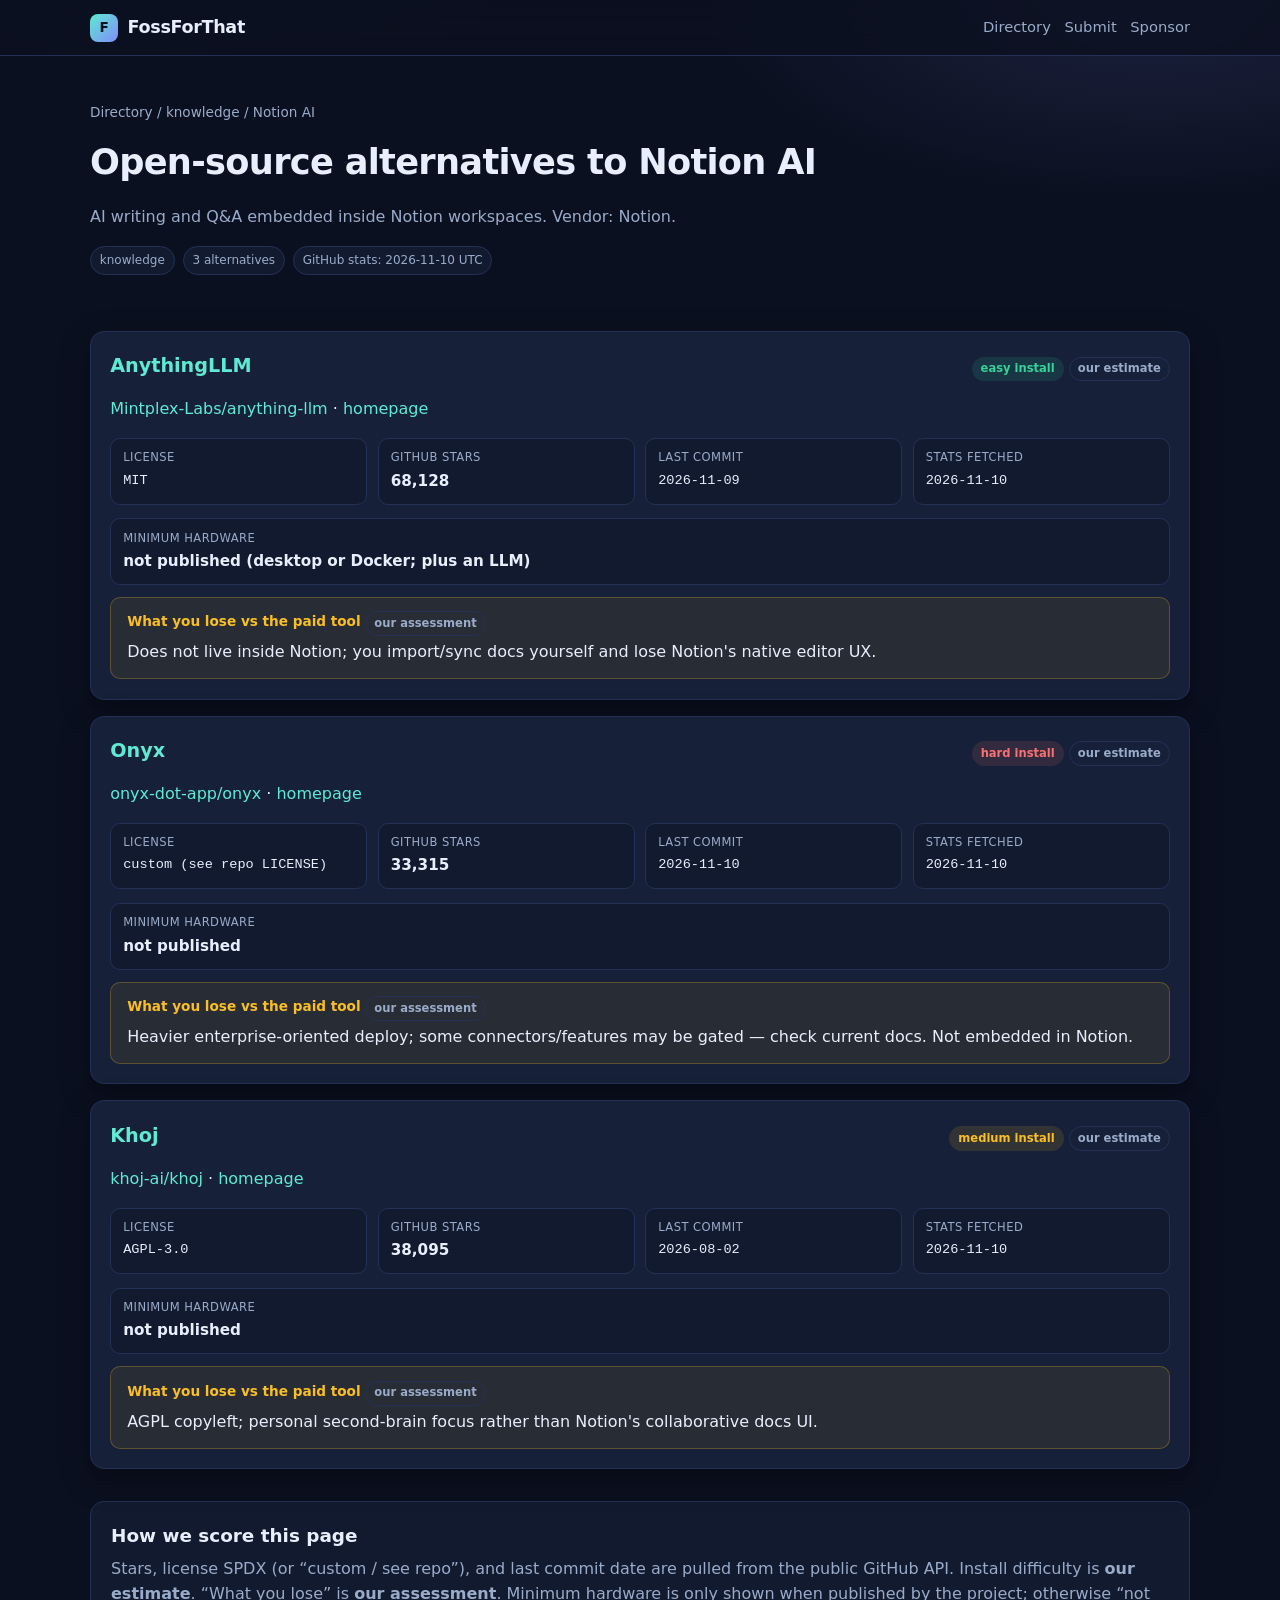
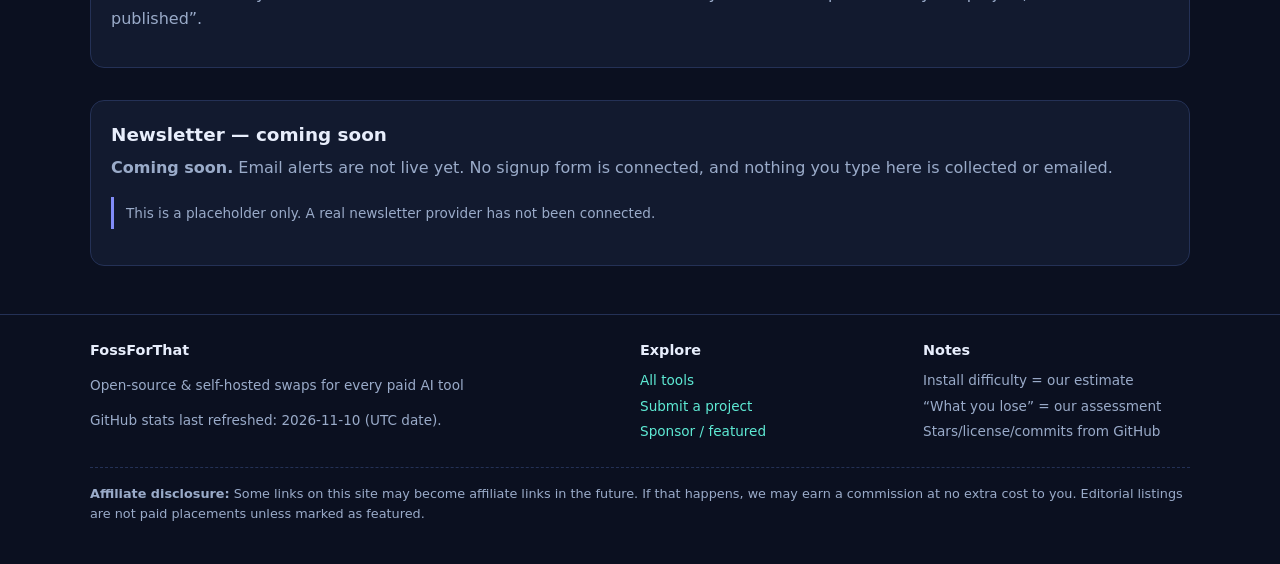
<file: tools/notion-ai.html>
<!DOCTYPE html>
<html lang="en">
<head>
<meta charset="utf-8">
<meta name="viewport" content="width=device-width, initial-scale=1">

<title>Open-source alternatives to Notion AI | FossForThat</title>
<meta name="description" content="Self-hosted and open-source alternatives to Notion AI: AnythingLLM, Onyx, Khoj. Licenses, stars, install difficulty, and what you lose.">
<link rel="canonical" href="https://quser01.github.io/fossforthat/tools/notion-ai.html">
<meta property="og:title" content="Open-source alternatives to Notion AI | FossForThat">
<meta property="og:description" content="Self-hosted and open-source alternatives to Notion AI: AnythingLLM, Onyx, Khoj. Licenses, stars, install difficulty, and what you lose.">
<meta property="og:type" content="article">
<meta property="og:url" content="https://quser01.github.io/fossforthat/tools/notion-ai.html">
<meta property="og:site_name" content="FossForThat">
<meta name="twitter:card" content="summary">
<meta name="twitter:title" content="Open-source alternatives to Notion AI | FossForThat">
<meta name="twitter:description" content="Self-hosted and open-source alternatives to Notion AI: AnythingLLM, Onyx, Khoj. Licenses, stars, install difficulty, and what you lose.">
<link rel="stylesheet" href="../css/styles.css">

</head>
<body>
<a class="skip" href="#main">Skip to content</a>
<header class="site-header">
  <div class="container header-inner">
    <a class="logo" href="../index.html"><span class="logo-mark">F</span> FossForThat</a>
    <nav class="nav" aria-label="Primary">
      <a href="../index.html">Directory</a>
      <a href="../submit.html">Submit</a>
      <a href="../sponsor.html">Sponsor</a>
    </nav>
  </div>
</header>

<main id="main" class="container">
  <section class="page-hero">
    <p class="breadcrumb"><a href="../index.html">Directory</a> / knowledge / Notion AI</p>
    <h1>Open-source alternatives to Notion AI</h1>
    <p class="lead" style="color:var(--muted);max-width:42rem">AI writing and Q&amp;A embedded inside Notion workspaces. Vendor: Notion.</p>
    <div class="badge-row">
      <span class="badge">knowledge</span>
      <span class="badge">3 alternatives</span>
      <span class="badge">GitHub stats: 2026-11-10 UTC</span>
    </div>
  </section>

  <section class="alt-list" aria-label="Alternatives">
    
<article class="alt-card">
  <div class="alt-head">
    <h2><a href="https://github.com/Mintplex-Labs/anything-llm" rel="noopener noreferrer">AnythingLLM</a></h2>
    <div>
      <span class="pill diff-easy">easy install</span>
      <span class="pill">our estimate</span>
    </div>
  </div>
  <p>
    <a href="https://github.com/Mintplex-Labs/anything-llm" rel="noopener noreferrer">Mintplex-Labs/anything-llm</a> · <a href="https://anythingllm.com" rel="noopener noreferrer">homepage</a>
  </p>
  <div class="stats">
    <div class="stat"><div class="k">License</div><div class="v mono">MIT</div></div>
    <div class="stat"><div class="k">GitHub stars</div><div class="v">68,128</div></div>
    <div class="stat"><div class="k">Last commit</div><div class="v mono">2026-11-09</div></div>
    <div class="stat"><div class="k">Stats fetched</div><div class="v mono">2026-11-10</div></div>
  </div>
  <div class="stat" style="margin-bottom:.75rem">
    <div class="k">Minimum hardware</div>
    <div class="v">not published (desktop or Docker; plus an LLM)</div>
  </div>
  <div class="lose">
    <strong>What you lose vs the paid tool <span class="pill">our assessment</span></strong>
    Does not live inside Notion; you import/sync docs yourself and lose Notion&#x27;s native editor UX.
  </div>
  
</article>


<article class="alt-card">
  <div class="alt-head">
    <h2><a href="https://github.com/onyx-dot-app/onyx" rel="noopener noreferrer">Onyx</a></h2>
    <div>
      <span class="pill diff-hard">hard install</span>
      <span class="pill">our estimate</span>
    </div>
  </div>
  <p>
    <a href="https://github.com/onyx-dot-app/onyx" rel="noopener noreferrer">onyx-dot-app/onyx</a> · <a href="https://onyx.app" rel="noopener noreferrer">homepage</a>
  </p>
  <div class="stats">
    <div class="stat"><div class="k">License</div><div class="v mono">custom (see repo LICENSE)</div></div>
    <div class="stat"><div class="k">GitHub stars</div><div class="v">33,315</div></div>
    <div class="stat"><div class="k">Last commit</div><div class="v mono">2026-11-10</div></div>
    <div class="stat"><div class="k">Stats fetched</div><div class="v mono">2026-11-10</div></div>
  </div>
  <div class="stat" style="margin-bottom:.75rem">
    <div class="k">Minimum hardware</div>
    <div class="v">not published</div>
  </div>
  <div class="lose">
    <strong>What you lose vs the paid tool <span class="pill">our assessment</span></strong>
    Heavier enterprise-oriented deploy; some connectors/features may be gated — check current docs. Not embedded in Notion.
  </div>
  
</article>


<article class="alt-card">
  <div class="alt-head">
    <h2><a href="https://github.com/khoj-ai/khoj" rel="noopener noreferrer">Khoj</a></h2>
    <div>
      <span class="pill diff-medium">medium install</span>
      <span class="pill">our estimate</span>
    </div>
  </div>
  <p>
    <a href="https://github.com/khoj-ai/khoj" rel="noopener noreferrer">khoj-ai/khoj</a> · <a href="https://khoj.dev" rel="noopener noreferrer">homepage</a>
  </p>
  <div class="stats">
    <div class="stat"><div class="k">License</div><div class="v mono">AGPL-3.0</div></div>
    <div class="stat"><div class="k">GitHub stars</div><div class="v">38,095</div></div>
    <div class="stat"><div class="k">Last commit</div><div class="v mono">2026-08-02</div></div>
    <div class="stat"><div class="k">Stats fetched</div><div class="v mono">2026-11-10</div></div>
  </div>
  <div class="stat" style="margin-bottom:.75rem">
    <div class="k">Minimum hardware</div>
    <div class="v">not published</div>
  </div>
  <div class="lose">
    <strong>What you lose vs the paid tool <span class="pill">our assessment</span></strong>
    AGPL copyleft; personal second-brain focus rather than Notion&#x27;s collaborative docs UI.
  </div>
  
</article>

  </section>

  <section class="panel">
    <h2>How we score this page</h2>
    <p>Stars, license SPDX (or “custom / see repo”), and last commit date are pulled from the public GitHub API. Install difficulty is <strong>our estimate</strong>. “What you lose” is <strong>our assessment</strong>. Minimum hardware is only shown when published by the project; otherwise “not published”.</p>
  </section>

  
<section class="panel" id="newsletter" aria-labelledby="newsletter-heading">
  <h2 id="newsletter-heading">Newsletter — coming soon</h2>
  <p><strong>Coming soon.</strong> Email alerts are not live yet. No signup form is connected, and nothing you type here is collected or emailed.</p>
  <p class="note" role="status">This is a placeholder only. A real newsletter provider has not been connected.</p>
</section>

</main>

<footer class="site-footer">
  <div class="container footer-grid">
    <div>
      <h3>FossForThat</h3>
      <p>Open-source &amp; self-hosted swaps for every paid AI tool</p>
      <p>GitHub stats last refreshed: <time datetime="2026-11-10T06:53:48.136Z">2026-11-10</time> (UTC date).</p>
    </div>
    <div>
      <h3>Explore</h3>
      <ul>
        <li><a href="../index.html">All tools</a></li>
        <li><a href="../submit.html">Submit a project</a></li>
        <li><a href="../sponsor.html">Sponsor / featured</a></li>
      </ul>
    </div>
    <div>
      <h3>Notes</h3>
      <ul>
        <li>Install difficulty = our estimate</li>
        <li>“What you lose” = our assessment</li>
        <li>Stars/license/commits from GitHub</li>
      </ul>
    </div>
  </div>
  <div class="container disclosure">
    <strong>Affiliate disclosure:</strong> Some links on this site may become affiliate links in the future.
    If that happens, we may earn a commission at no extra cost to you. Editorial listings are not paid placements unless marked as featured.
  </div>
</footer>

</body>
</html>
</file>
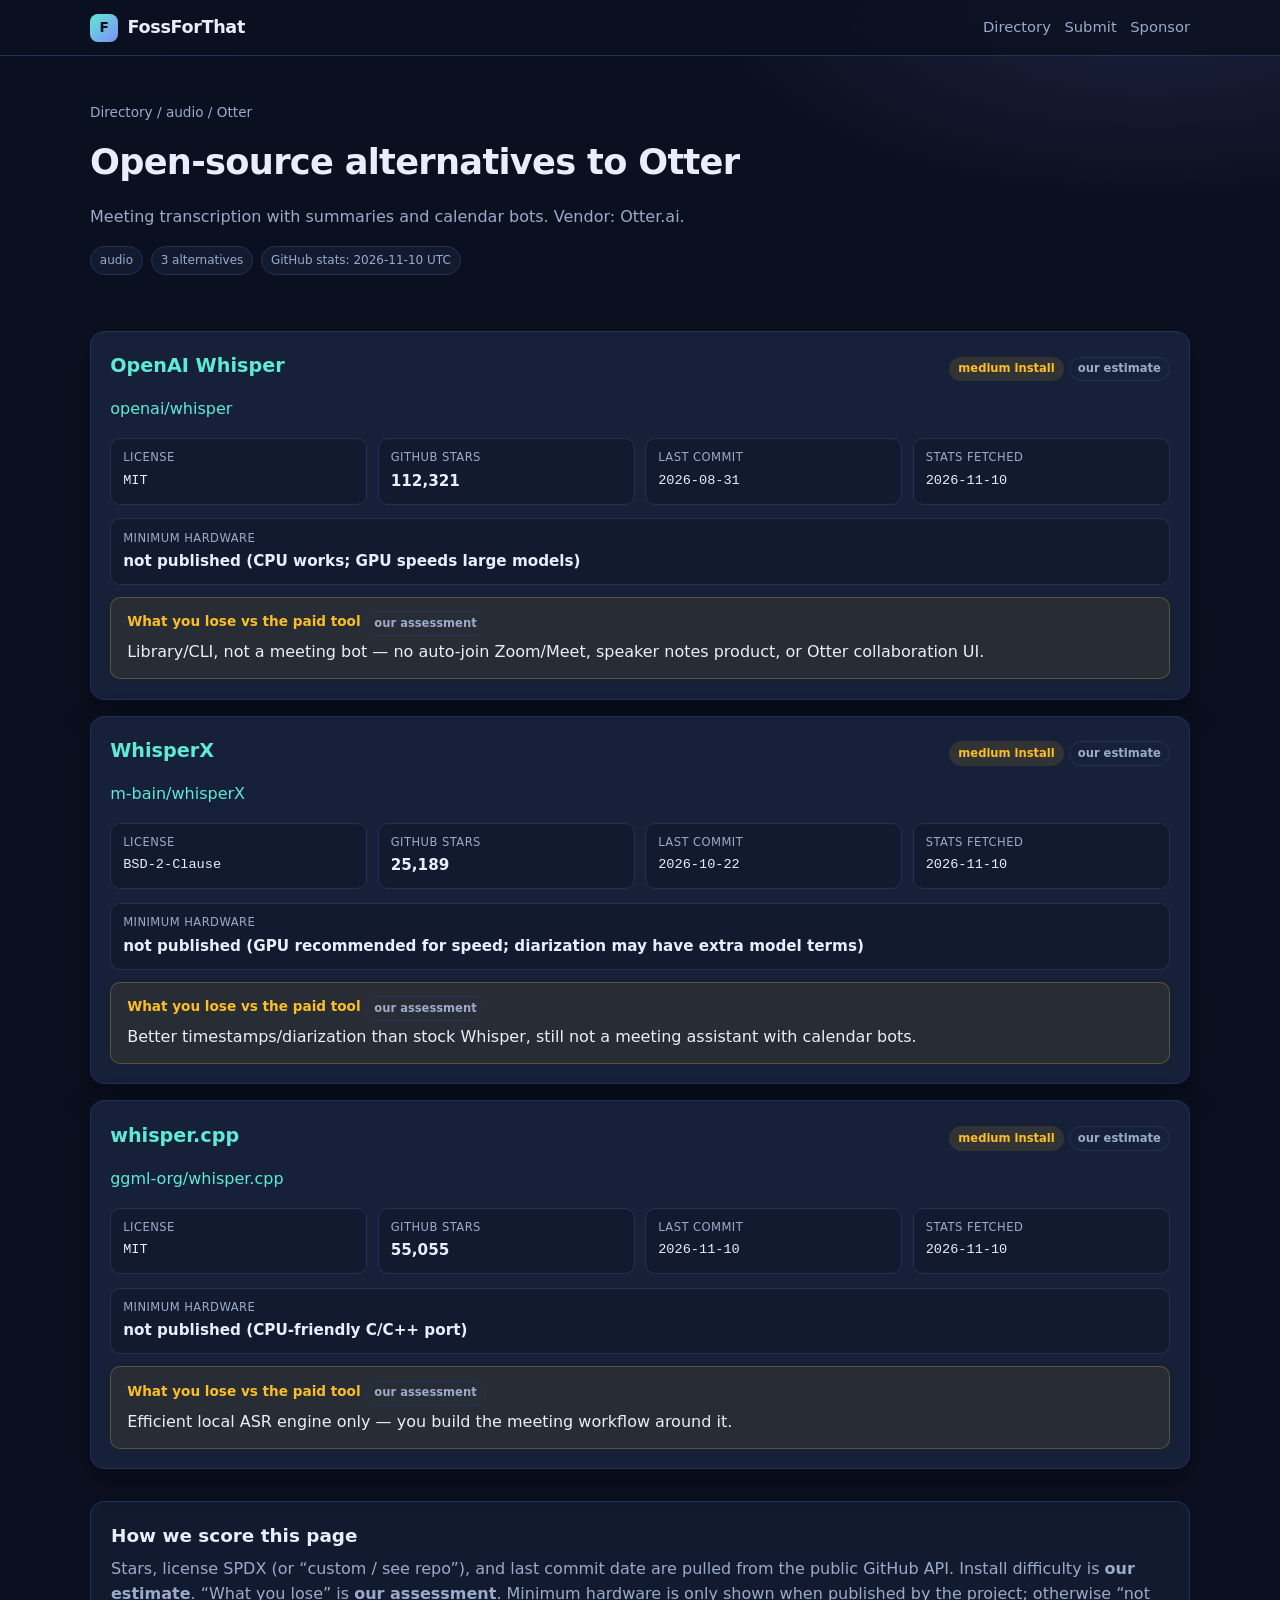
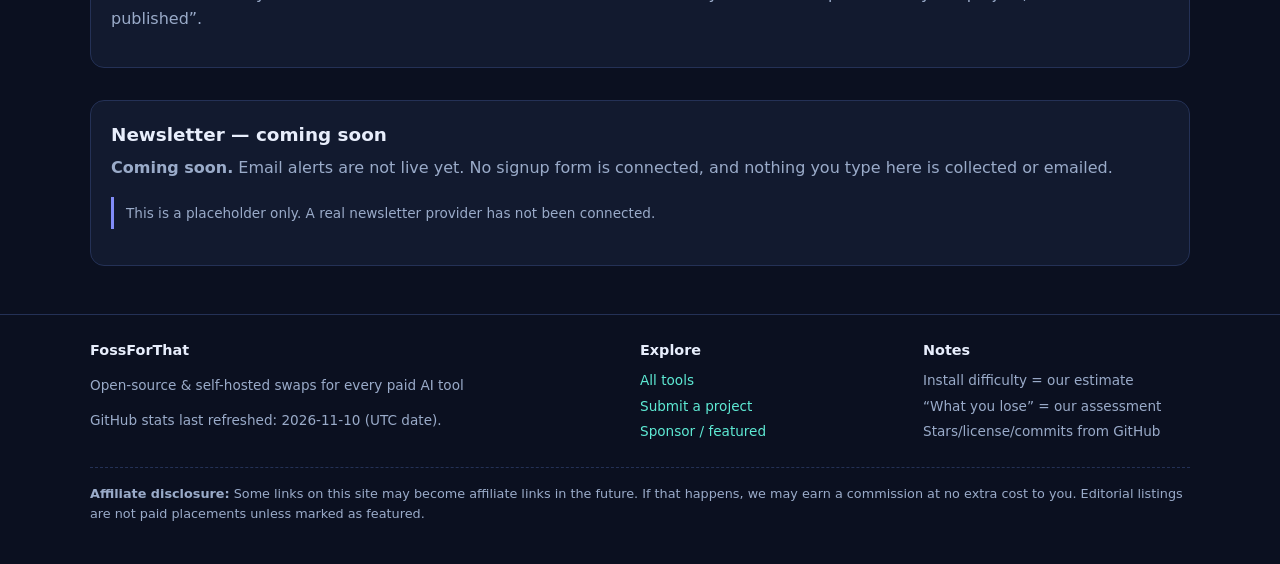
<file: tools/otter.html>
<!DOCTYPE html>
<html lang="en">
<head>
<meta charset="utf-8">
<meta name="viewport" content="width=device-width, initial-scale=1">

<title>Open-source alternatives to Otter | FossForThat</title>
<meta name="description" content="Self-hosted and open-source alternatives to Otter: OpenAI Whisper, WhisperX, whisper.cpp. Licenses, stars, install difficulty, and what you lose.">
<link rel="canonical" href="https://quser01.github.io/fossforthat/tools/otter.html">
<meta property="og:title" content="Open-source alternatives to Otter | FossForThat">
<meta property="og:description" content="Self-hosted and open-source alternatives to Otter: OpenAI Whisper, WhisperX, whisper.cpp. Licenses, stars, install difficulty, and what you lose.">
<meta property="og:type" content="article">
<meta property="og:url" content="https://quser01.github.io/fossforthat/tools/otter.html">
<meta property="og:site_name" content="FossForThat">
<meta name="twitter:card" content="summary">
<meta name="twitter:title" content="Open-source alternatives to Otter | FossForThat">
<meta name="twitter:description" content="Self-hosted and open-source alternatives to Otter: OpenAI Whisper, WhisperX, whisper.cpp. Licenses, stars, install difficulty, and what you lose.">
<link rel="stylesheet" href="../css/styles.css">

</head>
<body>
<a class="skip" href="#main">Skip to content</a>
<header class="site-header">
  <div class="container header-inner">
    <a class="logo" href="../index.html"><span class="logo-mark">F</span> FossForThat</a>
    <nav class="nav" aria-label="Primary">
      <a href="../index.html">Directory</a>
      <a href="../submit.html">Submit</a>
      <a href="../sponsor.html">Sponsor</a>
    </nav>
  </div>
</header>

<main id="main" class="container">
  <section class="page-hero">
    <p class="breadcrumb"><a href="../index.html">Directory</a> / audio / Otter</p>
    <h1>Open-source alternatives to Otter</h1>
    <p class="lead" style="color:var(--muted);max-width:42rem">Meeting transcription with summaries and calendar bots. Vendor: Otter.ai.</p>
    <div class="badge-row">
      <span class="badge">audio</span>
      <span class="badge">3 alternatives</span>
      <span class="badge">GitHub stats: 2026-11-10 UTC</span>
    </div>
  </section>

  <section class="alt-list" aria-label="Alternatives">
    
<article class="alt-card">
  <div class="alt-head">
    <h2><a href="https://github.com/openai/whisper" rel="noopener noreferrer">OpenAI Whisper</a></h2>
    <div>
      <span class="pill diff-medium">medium install</span>
      <span class="pill">our estimate</span>
    </div>
  </div>
  <p>
    <a href="https://github.com/openai/whisper" rel="noopener noreferrer">openai/whisper</a>
  </p>
  <div class="stats">
    <div class="stat"><div class="k">License</div><div class="v mono">MIT</div></div>
    <div class="stat"><div class="k">GitHub stars</div><div class="v">112,321</div></div>
    <div class="stat"><div class="k">Last commit</div><div class="v mono">2026-08-31</div></div>
    <div class="stat"><div class="k">Stats fetched</div><div class="v mono">2026-11-10</div></div>
  </div>
  <div class="stat" style="margin-bottom:.75rem">
    <div class="k">Minimum hardware</div>
    <div class="v">not published (CPU works; GPU speeds large models)</div>
  </div>
  <div class="lose">
    <strong>What you lose vs the paid tool <span class="pill">our assessment</span></strong>
    Library/CLI, not a meeting bot — no auto-join Zoom/Meet, speaker notes product, or Otter collaboration UI.
  </div>
  
</article>


<article class="alt-card">
  <div class="alt-head">
    <h2><a href="https://github.com/m-bain/whisperX" rel="noopener noreferrer">WhisperX</a></h2>
    <div>
      <span class="pill diff-medium">medium install</span>
      <span class="pill">our estimate</span>
    </div>
  </div>
  <p>
    <a href="https://github.com/m-bain/whisperX" rel="noopener noreferrer">m-bain/whisperX</a>
  </p>
  <div class="stats">
    <div class="stat"><div class="k">License</div><div class="v mono">BSD-2-Clause</div></div>
    <div class="stat"><div class="k">GitHub stars</div><div class="v">25,189</div></div>
    <div class="stat"><div class="k">Last commit</div><div class="v mono">2026-10-22</div></div>
    <div class="stat"><div class="k">Stats fetched</div><div class="v mono">2026-11-10</div></div>
  </div>
  <div class="stat" style="margin-bottom:.75rem">
    <div class="k">Minimum hardware</div>
    <div class="v">not published (GPU recommended for speed; diarization may have extra model terms)</div>
  </div>
  <div class="lose">
    <strong>What you lose vs the paid tool <span class="pill">our assessment</span></strong>
    Better timestamps/diarization than stock Whisper, still not a meeting assistant with calendar bots.
  </div>
  
</article>


<article class="alt-card">
  <div class="alt-head">
    <h2><a href="https://github.com/ggml-org/whisper.cpp" rel="noopener noreferrer">whisper.cpp</a></h2>
    <div>
      <span class="pill diff-medium">medium install</span>
      <span class="pill">our estimate</span>
    </div>
  </div>
  <p>
    <a href="https://github.com/ggml-org/whisper.cpp" rel="noopener noreferrer">ggml-org/whisper.cpp</a>
  </p>
  <div class="stats">
    <div class="stat"><div class="k">License</div><div class="v mono">MIT</div></div>
    <div class="stat"><div class="k">GitHub stars</div><div class="v">55,055</div></div>
    <div class="stat"><div class="k">Last commit</div><div class="v mono">2026-11-10</div></div>
    <div class="stat"><div class="k">Stats fetched</div><div class="v mono">2026-11-10</div></div>
  </div>
  <div class="stat" style="margin-bottom:.75rem">
    <div class="k">Minimum hardware</div>
    <div class="v">not published (CPU-friendly C/C++ port)</div>
  </div>
  <div class="lose">
    <strong>What you lose vs the paid tool <span class="pill">our assessment</span></strong>
    Efficient local ASR engine only — you build the meeting workflow around it.
  </div>
  
</article>

  </section>

  <section class="panel">
    <h2>How we score this page</h2>
    <p>Stars, license SPDX (or “custom / see repo”), and last commit date are pulled from the public GitHub API. Install difficulty is <strong>our estimate</strong>. “What you lose” is <strong>our assessment</strong>. Minimum hardware is only shown when published by the project; otherwise “not published”.</p>
  </section>

  
<section class="panel" id="newsletter" aria-labelledby="newsletter-heading">
  <h2 id="newsletter-heading">Newsletter — coming soon</h2>
  <p><strong>Coming soon.</strong> Email alerts are not live yet. No signup form is connected, and nothing you type here is collected or emailed.</p>
  <p class="note" role="status">This is a placeholder only. A real newsletter provider has not been connected.</p>
</section>

</main>

<footer class="site-footer">
  <div class="container footer-grid">
    <div>
      <h3>FossForThat</h3>
      <p>Open-source &amp; self-hosted swaps for every paid AI tool</p>
      <p>GitHub stats last refreshed: <time datetime="2026-11-10T06:53:48.136Z">2026-11-10</time> (UTC date).</p>
    </div>
    <div>
      <h3>Explore</h3>
      <ul>
        <li><a href="../index.html">All tools</a></li>
        <li><a href="../submit.html">Submit a project</a></li>
        <li><a href="../sponsor.html">Sponsor / featured</a></li>
      </ul>
    </div>
    <div>
      <h3>Notes</h3>
      <ul>
        <li>Install difficulty = our estimate</li>
        <li>“What you lose” = our assessment</li>
        <li>Stars/license/commits from GitHub</li>
      </ul>
    </div>
  </div>
  <div class="container disclosure">
    <strong>Affiliate disclosure:</strong> Some links on this site may become affiliate links in the future.
    If that happens, we may earn a commission at no extra cost to you. Editorial listings are not paid placements unless marked as featured.
  </div>
</footer>

</body>
</html>
</file>
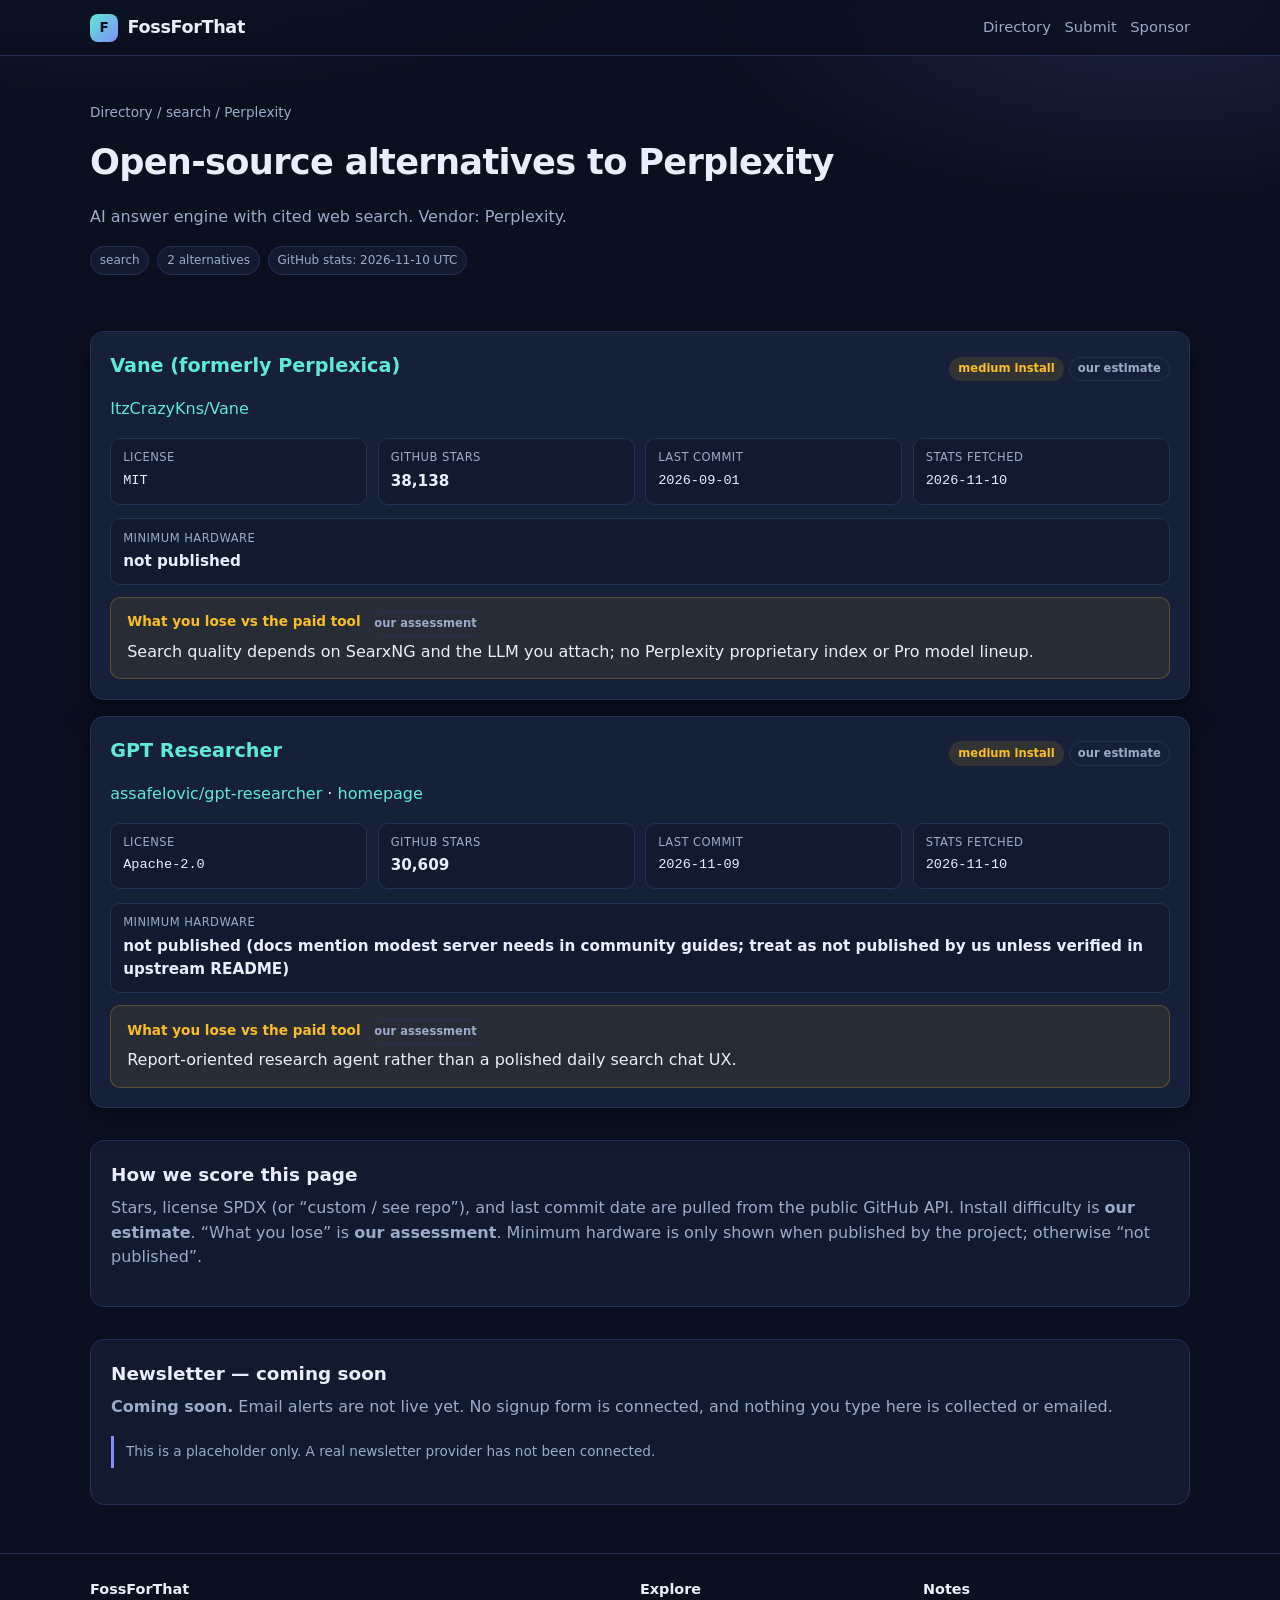
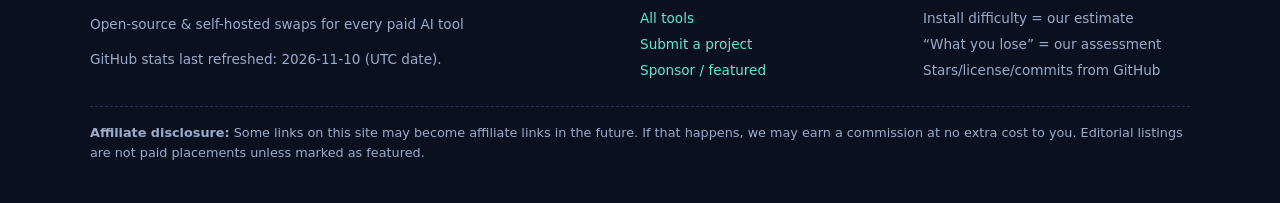
<file: tools/perplexity.html>
<!DOCTYPE html>
<html lang="en">
<head>
<meta charset="utf-8">
<meta name="viewport" content="width=device-width, initial-scale=1">

<title>Open-source alternatives to Perplexity | FossForThat</title>
<meta name="description" content="Self-hosted and open-source alternatives to Perplexity: Vane (formerly Perplexica), GPT Researcher. Licenses, stars, install difficulty, and what you lose.">
<link rel="canonical" href="https://quser01.github.io/fossforthat/tools/perplexity.html">
<meta property="og:title" content="Open-source alternatives to Perplexity | FossForThat">
<meta property="og:description" content="Self-hosted and open-source alternatives to Perplexity: Vane (formerly Perplexica), GPT Researcher. Licenses, stars, install difficulty, and what you lose.">
<meta property="og:type" content="article">
<meta property="og:url" content="https://quser01.github.io/fossforthat/tools/perplexity.html">
<meta property="og:site_name" content="FossForThat">
<meta name="twitter:card" content="summary">
<meta name="twitter:title" content="Open-source alternatives to Perplexity | FossForThat">
<meta name="twitter:description" content="Self-hosted and open-source alternatives to Perplexity: Vane (formerly Perplexica), GPT Researcher. Licenses, stars, install difficulty, and what you lose.">
<link rel="stylesheet" href="../css/styles.css">

</head>
<body>
<a class="skip" href="#main">Skip to content</a>
<header class="site-header">
  <div class="container header-inner">
    <a class="logo" href="../index.html"><span class="logo-mark">F</span> FossForThat</a>
    <nav class="nav" aria-label="Primary">
      <a href="../index.html">Directory</a>
      <a href="../submit.html">Submit</a>
      <a href="../sponsor.html">Sponsor</a>
    </nav>
  </div>
</header>

<main id="main" class="container">
  <section class="page-hero">
    <p class="breadcrumb"><a href="../index.html">Directory</a> / search / Perplexity</p>
    <h1>Open-source alternatives to Perplexity</h1>
    <p class="lead" style="color:var(--muted);max-width:42rem">AI answer engine with cited web search. Vendor: Perplexity.</p>
    <div class="badge-row">
      <span class="badge">search</span>
      <span class="badge">2 alternatives</span>
      <span class="badge">GitHub stats: 2026-11-10 UTC</span>
    </div>
  </section>

  <section class="alt-list" aria-label="Alternatives">
    
<article class="alt-card">
  <div class="alt-head">
    <h2><a href="https://github.com/ItzCrazyKns/Vane" rel="noopener noreferrer">Vane (formerly Perplexica)</a></h2>
    <div>
      <span class="pill diff-medium">medium install</span>
      <span class="pill">our estimate</span>
    </div>
  </div>
  <p>
    <a href="https://github.com/ItzCrazyKns/Vane" rel="noopener noreferrer">ItzCrazyKns/Vane</a>
  </p>
  <div class="stats">
    <div class="stat"><div class="k">License</div><div class="v mono">MIT</div></div>
    <div class="stat"><div class="k">GitHub stars</div><div class="v">38,138</div></div>
    <div class="stat"><div class="k">Last commit</div><div class="v mono">2026-09-01</div></div>
    <div class="stat"><div class="k">Stats fetched</div><div class="v mono">2026-11-10</div></div>
  </div>
  <div class="stat" style="margin-bottom:.75rem">
    <div class="k">Minimum hardware</div>
    <div class="v">not published</div>
  </div>
  <div class="lose">
    <strong>What you lose vs the paid tool <span class="pill">our assessment</span></strong>
    Search quality depends on SearxNG and the LLM you attach; no Perplexity proprietary index or Pro model lineup.
  </div>
  
</article>


<article class="alt-card">
  <div class="alt-head">
    <h2><a href="https://github.com/assafelovic/gpt-researcher" rel="noopener noreferrer">GPT Researcher</a></h2>
    <div>
      <span class="pill diff-medium">medium install</span>
      <span class="pill">our estimate</span>
    </div>
  </div>
  <p>
    <a href="https://github.com/assafelovic/gpt-researcher" rel="noopener noreferrer">assafelovic/gpt-researcher</a> · <a href="https://gptr.dev" rel="noopener noreferrer">homepage</a>
  </p>
  <div class="stats">
    <div class="stat"><div class="k">License</div><div class="v mono">Apache-2.0</div></div>
    <div class="stat"><div class="k">GitHub stars</div><div class="v">30,609</div></div>
    <div class="stat"><div class="k">Last commit</div><div class="v mono">2026-11-09</div></div>
    <div class="stat"><div class="k">Stats fetched</div><div class="v mono">2026-11-10</div></div>
  </div>
  <div class="stat" style="margin-bottom:.75rem">
    <div class="k">Minimum hardware</div>
    <div class="v">not published (docs mention modest server needs in community guides; treat as not published by us unless verified in upstream README)</div>
  </div>
  <div class="lose">
    <strong>What you lose vs the paid tool <span class="pill">our assessment</span></strong>
    Report-oriented research agent rather than a polished daily search chat UX.
  </div>
  
</article>

  </section>

  <section class="panel">
    <h2>How we score this page</h2>
    <p>Stars, license SPDX (or “custom / see repo”), and last commit date are pulled from the public GitHub API. Install difficulty is <strong>our estimate</strong>. “What you lose” is <strong>our assessment</strong>. Minimum hardware is only shown when published by the project; otherwise “not published”.</p>
  </section>

  
<section class="panel" id="newsletter" aria-labelledby="newsletter-heading">
  <h2 id="newsletter-heading">Newsletter — coming soon</h2>
  <p><strong>Coming soon.</strong> Email alerts are not live yet. No signup form is connected, and nothing you type here is collected or emailed.</p>
  <p class="note" role="status">This is a placeholder only. A real newsletter provider has not been connected.</p>
</section>

</main>

<footer class="site-footer">
  <div class="container footer-grid">
    <div>
      <h3>FossForThat</h3>
      <p>Open-source &amp; self-hosted swaps for every paid AI tool</p>
      <p>GitHub stats last refreshed: <time datetime="2026-11-10T06:53:48.136Z">2026-11-10</time> (UTC date).</p>
    </div>
    <div>
      <h3>Explore</h3>
      <ul>
        <li><a href="../index.html">All tools</a></li>
        <li><a href="../submit.html">Submit a project</a></li>
        <li><a href="../sponsor.html">Sponsor / featured</a></li>
      </ul>
    </div>
    <div>
      <h3>Notes</h3>
      <ul>
        <li>Install difficulty = our estimate</li>
        <li>“What you lose” = our assessment</li>
        <li>Stars/license/commits from GitHub</li>
      </ul>
    </div>
  </div>
  <div class="container disclosure">
    <strong>Affiliate disclosure:</strong> Some links on this site may become affiliate links in the future.
    If that happens, we may earn a commission at no extra cost to you. Editorial listings are not paid placements unless marked as featured.
  </div>
</footer>

</body>
</html>
</file>
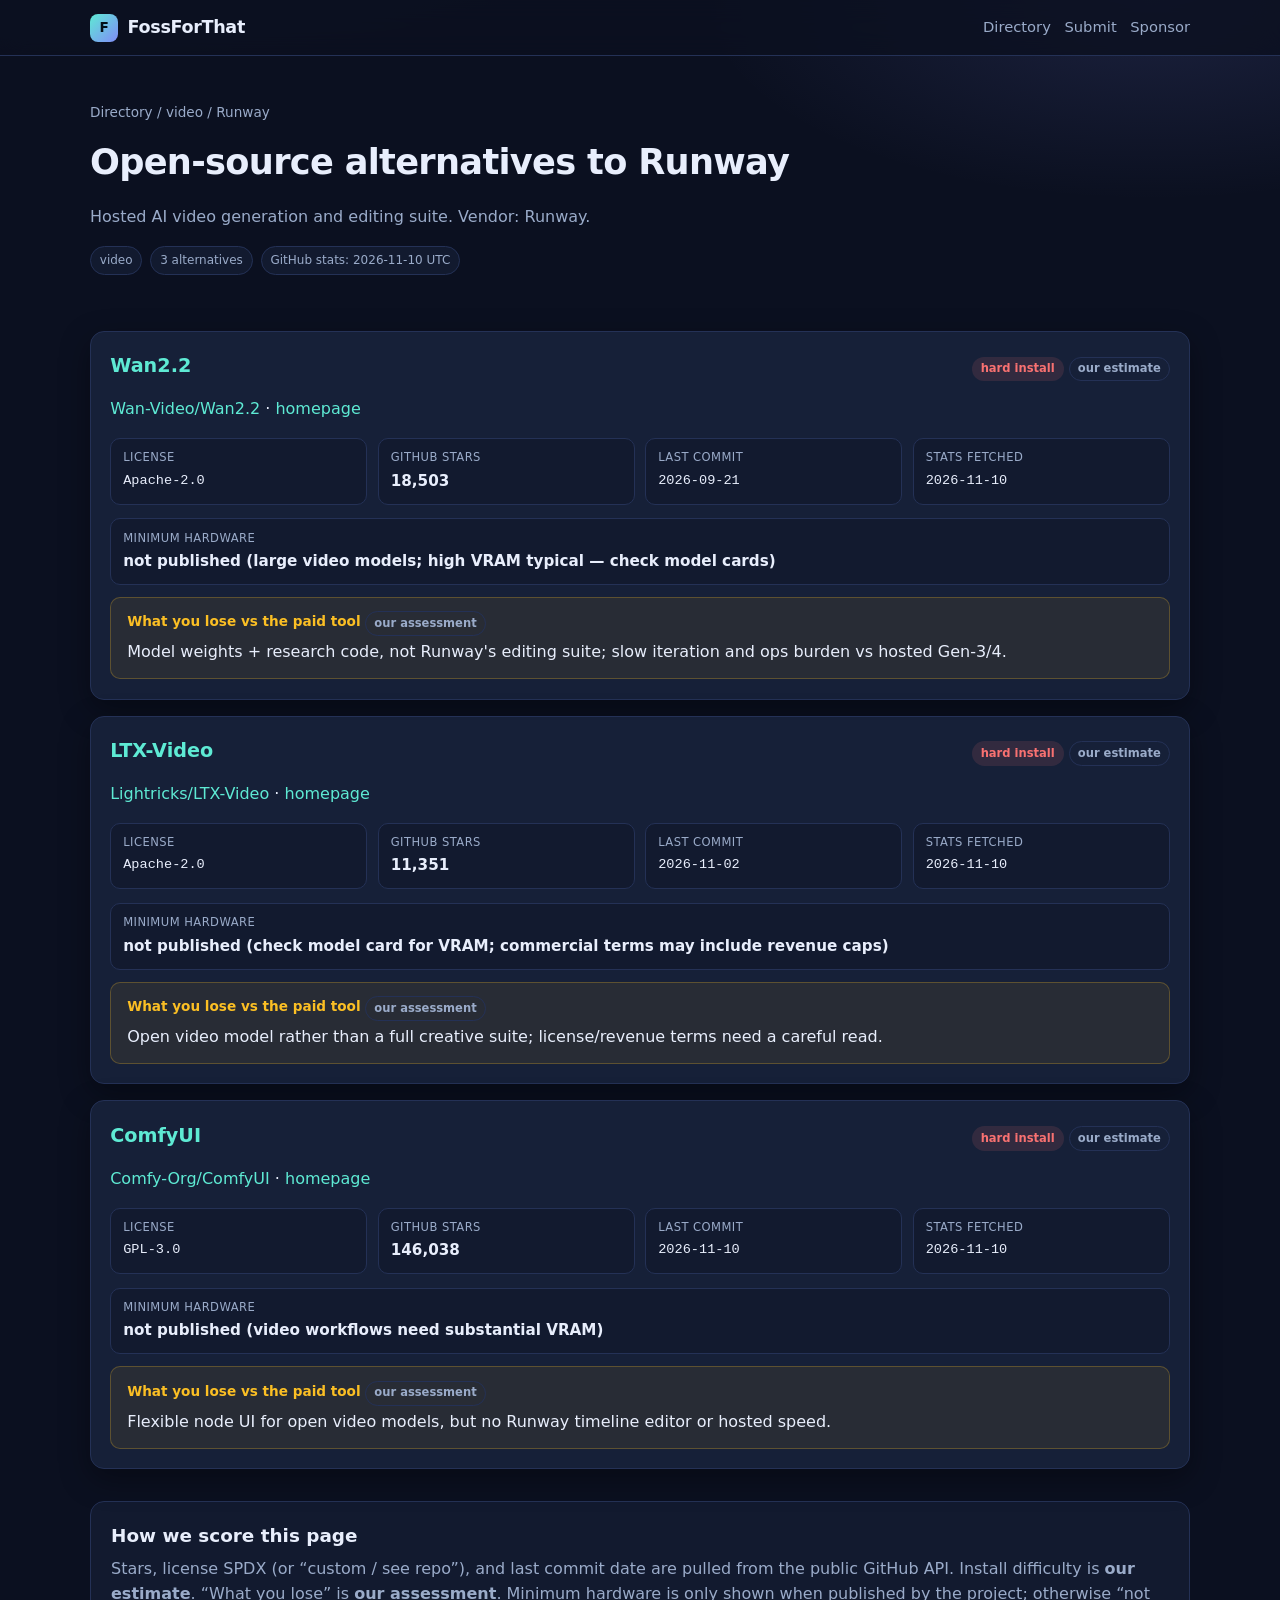
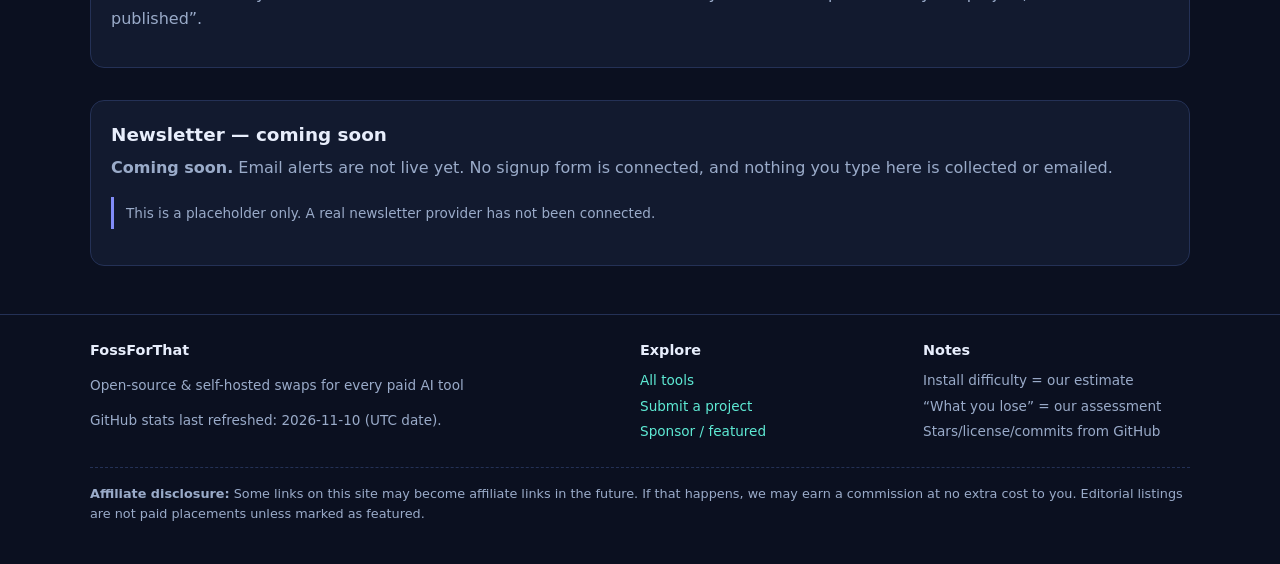
<file: tools/runway.html>
<!DOCTYPE html>
<html lang="en">
<head>
<meta charset="utf-8">
<meta name="viewport" content="width=device-width, initial-scale=1">

<title>Open-source alternatives to Runway | FossForThat</title>
<meta name="description" content="Self-hosted and open-source alternatives to Runway: Wan2.2, LTX-Video, ComfyUI. Licenses, stars, install difficulty, and what you lose.">
<link rel="canonical" href="https://quser01.github.io/fossforthat/tools/runway.html">
<meta property="og:title" content="Open-source alternatives to Runway | FossForThat">
<meta property="og:description" content="Self-hosted and open-source alternatives to Runway: Wan2.2, LTX-Video, ComfyUI. Licenses, stars, install difficulty, and what you lose.">
<meta property="og:type" content="article">
<meta property="og:url" content="https://quser01.github.io/fossforthat/tools/runway.html">
<meta property="og:site_name" content="FossForThat">
<meta name="twitter:card" content="summary">
<meta name="twitter:title" content="Open-source alternatives to Runway | FossForThat">
<meta name="twitter:description" content="Self-hosted and open-source alternatives to Runway: Wan2.2, LTX-Video, ComfyUI. Licenses, stars, install difficulty, and what you lose.">
<link rel="stylesheet" href="../css/styles.css">

</head>
<body>
<a class="skip" href="#main">Skip to content</a>
<header class="site-header">
  <div class="container header-inner">
    <a class="logo" href="../index.html"><span class="logo-mark">F</span> FossForThat</a>
    <nav class="nav" aria-label="Primary">
      <a href="../index.html">Directory</a>
      <a href="../submit.html">Submit</a>
      <a href="../sponsor.html">Sponsor</a>
    </nav>
  </div>
</header>

<main id="main" class="container">
  <section class="page-hero">
    <p class="breadcrumb"><a href="../index.html">Directory</a> / video / Runway</p>
    <h1>Open-source alternatives to Runway</h1>
    <p class="lead" style="color:var(--muted);max-width:42rem">Hosted AI video generation and editing suite. Vendor: Runway.</p>
    <div class="badge-row">
      <span class="badge">video</span>
      <span class="badge">3 alternatives</span>
      <span class="badge">GitHub stats: 2026-11-10 UTC</span>
    </div>
  </section>

  <section class="alt-list" aria-label="Alternatives">
    
<article class="alt-card">
  <div class="alt-head">
    <h2><a href="https://github.com/Wan-Video/Wan2.2" rel="noopener noreferrer">Wan2.2</a></h2>
    <div>
      <span class="pill diff-hard">hard install</span>
      <span class="pill">our estimate</span>
    </div>
  </div>
  <p>
    <a href="https://github.com/Wan-Video/Wan2.2" rel="noopener noreferrer">Wan-Video/Wan2.2</a> · <a href="https://wan.video" rel="noopener noreferrer">homepage</a>
  </p>
  <div class="stats">
    <div class="stat"><div class="k">License</div><div class="v mono">Apache-2.0</div></div>
    <div class="stat"><div class="k">GitHub stars</div><div class="v">18,503</div></div>
    <div class="stat"><div class="k">Last commit</div><div class="v mono">2026-09-21</div></div>
    <div class="stat"><div class="k">Stats fetched</div><div class="v mono">2026-11-10</div></div>
  </div>
  <div class="stat" style="margin-bottom:.75rem">
    <div class="k">Minimum hardware</div>
    <div class="v">not published (large video models; high VRAM typical — check model cards)</div>
  </div>
  <div class="lose">
    <strong>What you lose vs the paid tool <span class="pill">our assessment</span></strong>
    Model weights + research code, not Runway&#x27;s editing suite; slow iteration and ops burden vs hosted Gen-3/4.
  </div>
  
</article>


<article class="alt-card">
  <div class="alt-head">
    <h2><a href="https://github.com/Lightricks/LTX-Video" rel="noopener noreferrer">LTX-Video</a></h2>
    <div>
      <span class="pill diff-hard">hard install</span>
      <span class="pill">our estimate</span>
    </div>
  </div>
  <p>
    <a href="https://github.com/Lightricks/LTX-Video" rel="noopener noreferrer">Lightricks/LTX-Video</a> · <a href="https://ltx.io/model" rel="noopener noreferrer">homepage</a>
  </p>
  <div class="stats">
    <div class="stat"><div class="k">License</div><div class="v mono">Apache-2.0</div></div>
    <div class="stat"><div class="k">GitHub stars</div><div class="v">11,351</div></div>
    <div class="stat"><div class="k">Last commit</div><div class="v mono">2026-11-02</div></div>
    <div class="stat"><div class="k">Stats fetched</div><div class="v mono">2026-11-10</div></div>
  </div>
  <div class="stat" style="margin-bottom:.75rem">
    <div class="k">Minimum hardware</div>
    <div class="v">not published (check model card for VRAM; commercial terms may include revenue caps)</div>
  </div>
  <div class="lose">
    <strong>What you lose vs the paid tool <span class="pill">our assessment</span></strong>
    Open video model rather than a full creative suite; license/revenue terms need a careful read.
  </div>
  
</article>


<article class="alt-card">
  <div class="alt-head">
    <h2><a href="https://github.com/Comfy-Org/ComfyUI" rel="noopener noreferrer">ComfyUI</a></h2>
    <div>
      <span class="pill diff-hard">hard install</span>
      <span class="pill">our estimate</span>
    </div>
  </div>
  <p>
    <a href="https://github.com/Comfy-Org/ComfyUI" rel="noopener noreferrer">Comfy-Org/ComfyUI</a> · <a href="https://www.comfy.org/" rel="noopener noreferrer">homepage</a>
  </p>
  <div class="stats">
    <div class="stat"><div class="k">License</div><div class="v mono">GPL-3.0</div></div>
    <div class="stat"><div class="k">GitHub stars</div><div class="v">146,038</div></div>
    <div class="stat"><div class="k">Last commit</div><div class="v mono">2026-11-10</div></div>
    <div class="stat"><div class="k">Stats fetched</div><div class="v mono">2026-11-10</div></div>
  </div>
  <div class="stat" style="margin-bottom:.75rem">
    <div class="k">Minimum hardware</div>
    <div class="v">not published (video workflows need substantial VRAM)</div>
  </div>
  <div class="lose">
    <strong>What you lose vs the paid tool <span class="pill">our assessment</span></strong>
    Flexible node UI for open video models, but no Runway timeline editor or hosted speed.
  </div>
  
</article>

  </section>

  <section class="panel">
    <h2>How we score this page</h2>
    <p>Stars, license SPDX (or “custom / see repo”), and last commit date are pulled from the public GitHub API. Install difficulty is <strong>our estimate</strong>. “What you lose” is <strong>our assessment</strong>. Minimum hardware is only shown when published by the project; otherwise “not published”.</p>
  </section>

  
<section class="panel" id="newsletter" aria-labelledby="newsletter-heading">
  <h2 id="newsletter-heading">Newsletter — coming soon</h2>
  <p><strong>Coming soon.</strong> Email alerts are not live yet. No signup form is connected, and nothing you type here is collected or emailed.</p>
  <p class="note" role="status">This is a placeholder only. A real newsletter provider has not been connected.</p>
</section>

</main>

<footer class="site-footer">
  <div class="container footer-grid">
    <div>
      <h3>FossForThat</h3>
      <p>Open-source &amp; self-hosted swaps for every paid AI tool</p>
      <p>GitHub stats last refreshed: <time datetime="2026-11-10T06:53:48.136Z">2026-11-10</time> (UTC date).</p>
    </div>
    <div>
      <h3>Explore</h3>
      <ul>
        <li><a href="../index.html">All tools</a></li>
        <li><a href="../submit.html">Submit a project</a></li>
        <li><a href="../sponsor.html">Sponsor / featured</a></li>
      </ul>
    </div>
    <div>
      <h3>Notes</h3>
      <ul>
        <li>Install difficulty = our estimate</li>
        <li>“What you lose” = our assessment</li>
        <li>Stars/license/commits from GitHub</li>
      </ul>
    </div>
  </div>
  <div class="container disclosure">
    <strong>Affiliate disclosure:</strong> Some links on this site may become affiliate links in the future.
    If that happens, we may earn a commission at no extra cost to you. Editorial listings are not paid placements unless marked as featured.
  </div>
</footer>

</body>
</html>
</file>
<file: css/styles.css>
/* FossForThat — mobile-first */
:root {
  --bg: #0b1020;
  --bg-elev: #121a2f;
  --bg-card: #162038;
  --border: #243156;
  --text: #e8eefc;
  --muted: #9aabc9;
  --accent: #5eead4;
  --accent-2: #818cf8;
  --warn: #fbbf24;
  --danger: #f87171;
  --easy: #34d399;
  --medium: #fbbf24;
  --hard: #f87171;
  --radius: 14px;
  --shadow: 0 10px 30px rgba(0,0,0,.35);
  --max: 1100px;
  --font: "Inter", "Segoe UI", system-ui, -apple-system, sans-serif;
  --mono: "JetBrains Mono", ui-monospace, SFMono-Regular, Menlo, monospace;
}

*, *::before, *::after { box-sizing: border-box; }
html { scroll-behavior: smooth; }
body {
  margin: 0;
  font-family: var(--font);
  background:
    radial-gradient(1200px 500px at 10% -10%, rgba(94,234,212,.12), transparent 55%),
    radial-gradient(900px 400px at 90% 0%, rgba(129,140,248,.14), transparent 50%),
    var(--bg);
  color: var(--text);
  line-height: 1.55;
  min-height: 100vh;
}

a { color: var(--accent); text-decoration: none; }
a:hover { text-decoration: underline; }
img { max-width: 100%; }

.container { width: min(100% - 2rem, var(--max)); margin-inline: auto; }

.skip {
  position: absolute; left: -9999px;
}
.skip:focus { left: 1rem; top: 1rem; z-index: 100; background: var(--bg-elev); padding: .5rem .75rem; }

/* Header */
.site-header {
  position: sticky; top: 0; z-index: 50;
  backdrop-filter: blur(12px);
  background: rgba(11,16,32,.82);
  border-bottom: 1px solid var(--border);
}
.header-inner {
  display: flex; align-items: center; justify-content: space-between;
  gap: 1rem; padding: .85rem 0; flex-wrap: wrap;
}
.logo {
  display: flex; align-items: center; gap: .6rem;
  color: var(--text); font-weight: 700; letter-spacing: -.02em;
  text-decoration: none; font-size: 1.1rem;
}
.logo:hover { text-decoration: none; color: var(--accent); }
.logo-mark {
  width: 1.75rem; height: 1.75rem; border-radius: 8px;
  background: linear-gradient(135deg, var(--accent), var(--accent-2));
  display: grid; place-items: center; color: #041018; font-size: .85rem; font-weight: 800;
}
.nav { display: flex; gap: .85rem; flex-wrap: wrap; align-items: center; }
.nav a { color: var(--muted); font-size: .92rem; }
.nav a:hover { color: var(--text); }

/* Hero */
.hero { padding: 2.25rem 0 1.5rem; }
.hero h1 {
  font-size: clamp(1.7rem, 4vw, 2.5rem);
  line-height: 1.15; letter-spacing: -.03em; margin: 0 0 .75rem;
}
.hero p.lead { color: var(--muted); margin: 0 0 1.25rem; max-width: 42rem; font-size: 1.05rem; }
.badge-row { display: flex; flex-wrap: wrap; gap: .5rem; margin-bottom: 1.25rem; }
.badge {
  font-size: .75rem; color: var(--muted);
  border: 1px solid var(--border); background: var(--bg-elev);
  padding: .25rem .55rem; border-radius: 999px;
}

/* Controls */
.controls {
  display: grid; gap: .75rem;
  grid-template-columns: 1fr;
  margin: 0 0 1.5rem;
  padding: 1rem;
  background: var(--bg-elev);
  border: 1px solid var(--border);
  border-radius: var(--radius);
}
@media (min-width: 720px) {
  .controls { grid-template-columns: 1.4fr 1fr 1fr; align-items: end; }
}
label { display: block; font-size: .78rem; color: var(--muted); margin-bottom: .35rem; }
input[type="search"], select, input[type="text"], input[type="email"], textarea {
  width: 100%;
  background: var(--bg);
  border: 1px solid var(--border);
  color: var(--text);
  border-radius: 10px;
  padding: .7rem .85rem;
  font: inherit;
}
input:focus, select:focus, textarea:focus {
  outline: 2px solid rgba(94,234,212,.45); border-color: var(--accent);
}
.meta-line { color: var(--muted); font-size: .85rem; margin: 0 0 1rem; }

/* Cards */
.grid {
  display: grid; gap: 1rem;
  grid-template-columns: 1fr;
}
@media (min-width: 640px) { .grid { grid-template-columns: repeat(2, 1fr); } }
@media (min-width: 960px) { .grid { grid-template-columns: repeat(3, 1fr); } }

.card {
  background: var(--bg-card);
  border: 1px solid var(--border);
  border-radius: var(--radius);
  padding: 1.1rem 1.15rem;
  box-shadow: var(--shadow);
  display: flex; flex-direction: column; gap: .65rem;
  transition: border-color .15s, transform .15s;
}
.card:hover { border-color: #3a4f80; transform: translateY(-2px); }
.card h2, .card h3 { margin: 0; font-size: 1.1rem; letter-spacing: -.01em; }
.card h2 a, .card h3 a { color: var(--text); text-decoration: none; }
.card h2 a:hover, .card h3 a:hover { color: var(--accent); }
.card p { margin: 0; color: var(--muted); font-size: .92rem; }
.card .alts { font-size: .85rem; color: var(--text); }
.pill {
  display: inline-block; font-size: .72rem; font-weight: 600;
  padding: .15rem .5rem; border-radius: 999px; text-transform: lowercase;
  border: 1px solid var(--border); color: var(--muted);
}
.pill.cat { background: rgba(129,140,248,.12); color: #c7d2fe; border-color: transparent; }
.pill.diff-easy { background: rgba(52,211,153,.12); color: var(--easy); border-color: transparent; }
.pill.diff-medium { background: rgba(251,191,36,.12); color: var(--medium); border-color: transparent; }
.pill.diff-hard { background: rgba(248,113,113,.12); color: var(--danger); border-color: transparent; }

.btn {
  display: inline-flex; align-items: center; justify-content: center; gap: .4rem;
  background: linear-gradient(135deg, var(--accent), #2dd4bf);
  color: #042f2e; font-weight: 700; border: 0; border-radius: 10px;
  padding: .65rem 1rem; cursor: pointer; text-decoration: none; font-size: .92rem;
}
.btn:hover { filter: brightness(1.05); text-decoration: none; color: #042f2e; }
.btn.secondary {
  background: transparent; color: var(--text);
  border: 1px solid var(--border);
}
.btn.secondary:hover { border-color: var(--accent); color: var(--accent); }

/* Tool page */
.page-hero { padding: 2rem 0 1rem; }
.page-hero h1 { margin: 0 0 .5rem; font-size: clamp(1.5rem, 3.5vw, 2.2rem); letter-spacing: -.02em; }
.breadcrumb { font-size: .85rem; color: var(--muted); margin-bottom: .75rem; }
.breadcrumb a { color: var(--muted); }
.breadcrumb a:hover { color: var(--accent); }

.alt-list { display: grid; gap: 1rem; margin: 1.25rem 0 2rem; }
.alt-card {
  background: var(--bg-card); border: 1px solid var(--border);
  border-radius: var(--radius); padding: 1.2rem; box-shadow: var(--shadow);
}
.alt-head {
  display: flex; flex-wrap: wrap; align-items: baseline; justify-content: space-between;
  gap: .5rem 1rem; margin-bottom: .75rem;
}
.alt-head h2 { margin: 0; font-size: 1.2rem; }
.stats {
  display: grid; gap: .65rem;
  grid-template-columns: 1fr;
  margin: .85rem 0;
}
@media (min-width: 640px) {
  .stats { grid-template-columns: repeat(2, 1fr); }
}
@media (min-width: 900px) {
  .stats { grid-template-columns: repeat(4, 1fr); }
}
.stat {
  background: var(--bg-elev); border: 1px solid var(--border);
  border-radius: 10px; padding: .65rem .75rem;
}
.stat .k { font-size: .72rem; color: var(--muted); text-transform: uppercase; letter-spacing: .04em; }
.stat .v { font-size: .95rem; font-weight: 600; margin-top: .15rem; word-break: break-word; }
.stat .v.mono { font-family: var(--mono); font-size: .85rem; font-weight: 500; }
.note {
  font-size: .85rem; color: var(--muted);
  border-left: 3px solid var(--accent-2);
  padding: .35rem 0 .35rem .75rem; margin: .5rem 0 0;
}
.lose {
  background: rgba(251,191,36,.08);
  border: 1px solid rgba(251,191,36,.25);
  border-radius: 10px; padding: .85rem 1rem; margin-top: .75rem;
}
.lose strong { color: var(--warn); display: block; margin-bottom: .25rem; font-size: .85rem; }

/* Newsletter / forms */
.panel {
  background: var(--bg-elev); border: 1px solid var(--border);
  border-radius: var(--radius); padding: 1.25rem; margin: 2rem 0;
}
.panel h2 { margin: 0 0 .4rem; font-size: 1.15rem; }
.panel p { color: var(--muted); margin: 0 0 1rem; }
.todo {
  display: inline-block; font-size: .7rem; font-weight: 700;
  background: rgba(248,113,113,.15); color: #fecaca;
  border: 1px solid rgba(248,113,113,.35);
  padding: .1rem .45rem; border-radius: 6px; margin-left: .4rem;
  vertical-align: middle;
}
.form-row { display: grid; gap: .75rem; }
@media (min-width: 640px) {
  .form-row.two { grid-template-columns: 1fr auto; align-items: end; }
}
.form-actions { display: flex; gap: .75rem; flex-wrap: wrap; margin-top: .75rem; }

/* Footer */
.site-footer {
  margin-top: 3rem; border-top: 1px solid var(--border);
  padding: 1.5rem 0 2.5rem; color: var(--muted); font-size: .85rem;
}
.footer-grid {
  display: grid; gap: 1rem;
  grid-template-columns: 1fr;
}
@media (min-width: 720px) {
  .footer-grid { grid-template-columns: 2fr 1fr 1fr; }
}
.site-footer h3 { color: var(--text); font-size: .9rem; margin: 0 0 .5rem; }
.site-footer ul { list-style: none; padding: 0; margin: 0; }
.site-footer li { margin: .3rem 0; }
.disclosure {
  margin-top: 1.25rem; padding-top: 1rem;
  border-top: 1px dashed var(--border);
  font-size: .8rem;
}

.empty {
  text-align: center; color: var(--muted); padding: 2rem 1rem;
  border: 1px dashed var(--border); border-radius: var(--radius);
}

.prose { max-width: 42rem; }
.prose h2 { margin-top: 1.75rem; }
.prose ul { color: var(--muted); }
</file>
